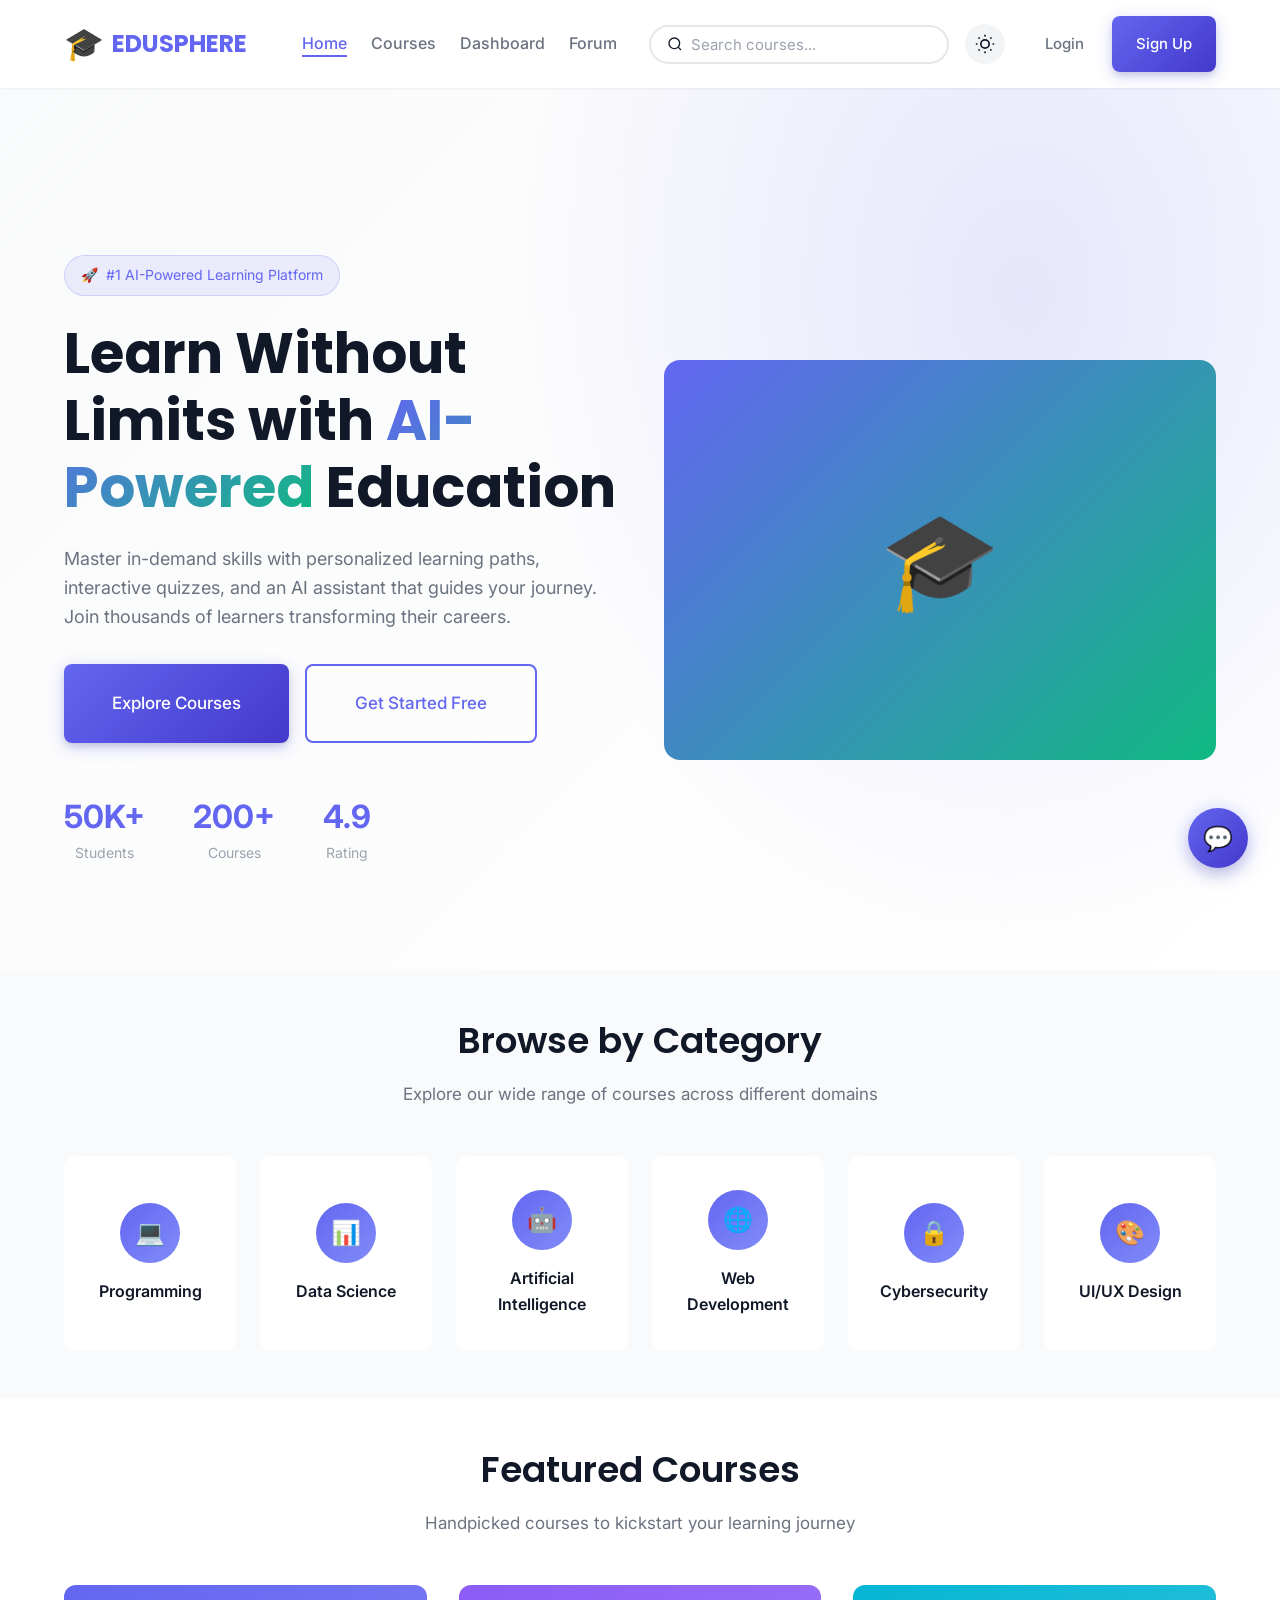
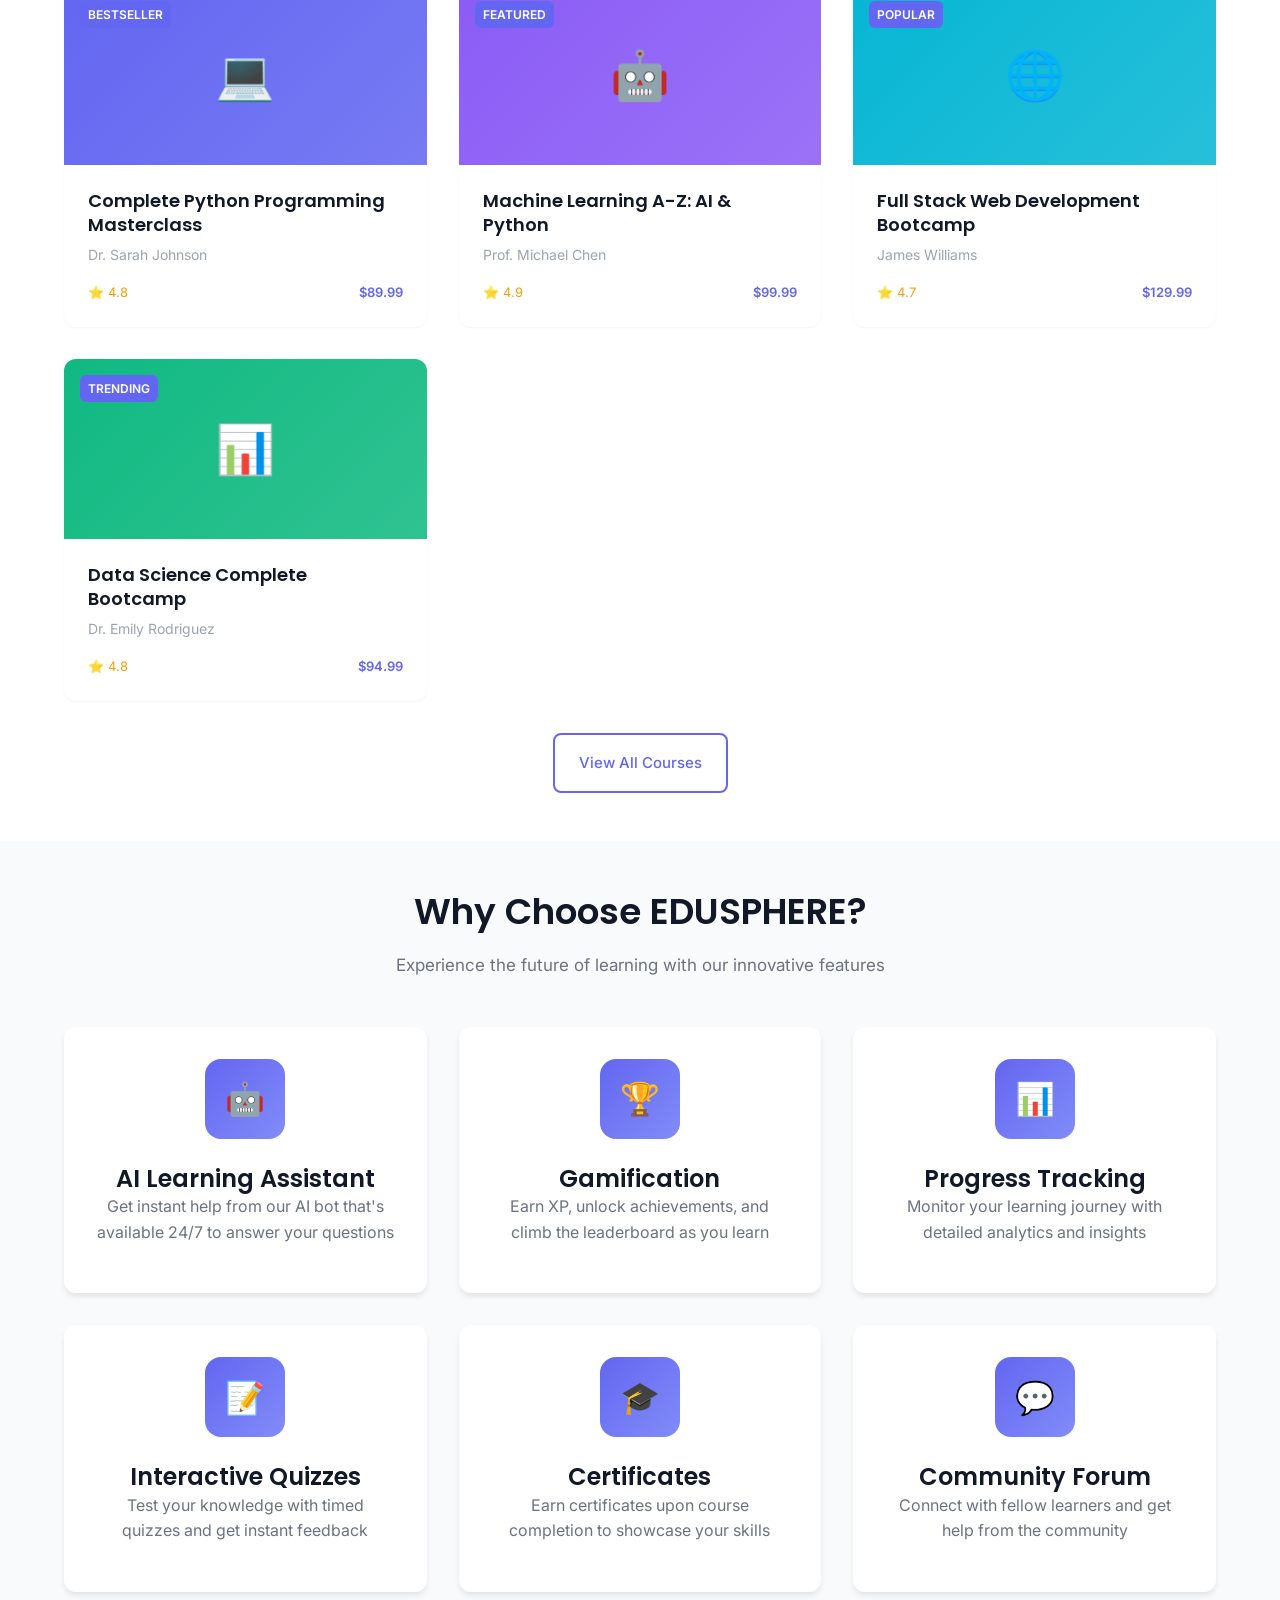
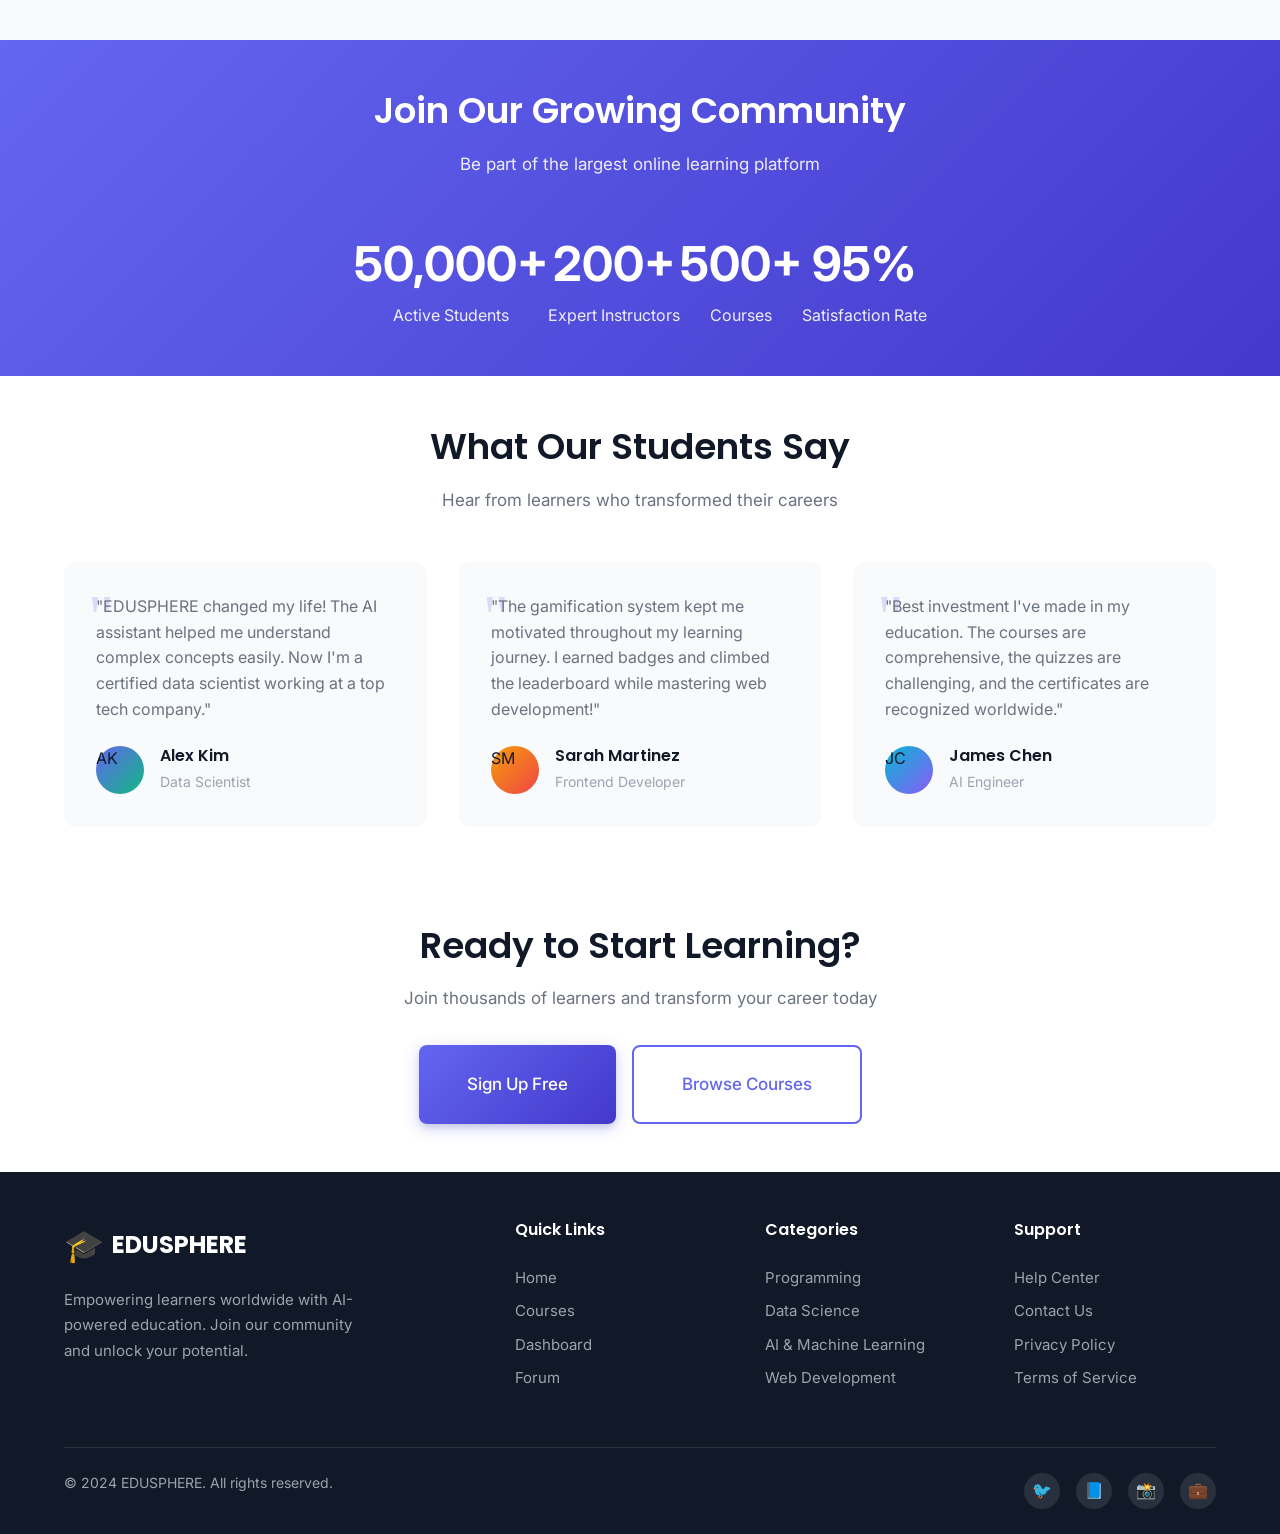
<file: index.html>
<!DOCTYPE html>
<html lang="en">
<head>
    <meta charset="UTF-8">
    <meta name="viewport" content="width=device-width, initial-scale=1.0">
    <title>EDUSPHERE - Smart AI Learning Platform</title>
    <link rel="preconnect" href="https://fonts.googleapis.com">
    <link rel="preconnect" href="https://fonts.gstatic.com" crossorigin>
    <link href="https://fonts.googleapis.com/css2?family=Inter:wght@400;500;600;700&family=Poppins:wght@500;600;700&display=swap" rel="stylesheet">
    <link rel="stylesheet" href="css/style.css">
    <style>
        /* Additional Landing Page Styles */
        .hero-split {
            display: grid;
            grid-template-columns: 1fr 1fr;
            gap: var(--spacing-2xl);
            align-items: center;
        }
        
        @media (max-width: 992px) {
            .hero-split {
                grid-template-columns: 1fr;
            }
        }
        
        .features-grid {
            display: grid;
            grid-template-columns: repeat(3, 1fr);
            gap: var(--spacing-xl);
            margin-top: var(--spacing-2xl);
        }
        
        @media (max-width: 768px) {
            .features-grid {
                grid-template-columns: 1fr;
            }
        }
        
        .feature-card {
            text-align: center;
            padding: var(--spacing-xl);
        }
        
        .feature-icon {
            width: 80px;
            height: 80px;
            margin: 0 auto var(--spacing-lg);
            display: flex;
            align-items: center;
            justify-content: center;
            background: linear-gradient(135deg, var(--primary-color), var(--primary-light));
            border-radius: var(--radius-xl);
            font-size: 2rem;
        }
        
        .stats-banner {
            background: linear-gradient(135deg, var(--primary-color), var(--primary-dark));
            padding: var(--spacing-2xl) 0;
            color: var(--text-light);
        }
        
        .stats-banner .section-title,
        .stats-banner .section-subtitle {
            color: var(--text-light);
        }
        
        .stats-banner .section-subtitle {
            opacity: 0.9;
        }
        
        .stats-row {
            display: flex;
            justify-content: center;
            gap: var(--spacing-3xl);
            margin-top: var(--spacing-xl);
            flex-wrap: wrap;
        }
        
        .stat-item {
            text-align: center;
        }
        
        .stat-value {
            font-size: 3rem;
            font-weight: 700;
        }
        
        .stat-label {
            opacity: 0.9;
            font-size: 1rem;
        }
        
        .cta-section {
            text-align: center;
            padding: var(--spacing-2xl) 0;
        }
        
        .cta-buttons {
            display: flex;
            justify-content: center;
            gap: var(--spacing-md);
            margin-top: var(--spacing-xl);
            flex-wrap: wrap;
        }
        
        .page-content {
            padding-top: 70px;
        }
    </style>
</head>
<body>
    <!-- Navigation -->
    <nav class="navbar">
        <div class="navbar-container">
            <a href="index.html" class="navbar-brand">
                <span style="font-size: 2rem;">🎓</span>
                EDUSPHERE
            </a>
            
            <div class="navbar-menu" id="navbar-menu">
                <ul class="navbar-links">
                    <li><a href="index.html" class="navbar-link active">Home</a></li>
                    <li><a href="courses.html" class="navbar-link">Courses</a></li>
                    <li><a href="dashboard.html" class="navbar-link">Dashboard</a></li>
                    <li><a href="forum.html" class="navbar-link">Forum</a></li>
                </ul>
                
                <div class="navbar-actions">
                    <div class="search-bar" style="padding: 0.5rem 1rem;">
                        <svg width="16" height="16" viewBox="0 0 24 24" fill="none" stroke="currentColor" stroke-width="2">
                            <circle cx="11" cy="11" r="8"></circle>
                            <path d="m21 21-4.35-4.35"></path>
                        </svg>
                        <input type="text" class="search-input" placeholder="Search courses...">
                    </div>
                    
                    <button class="theme-toggle" onclick="ThemeManager.toggle()">
                        <svg width="20" height="20" viewBox="0 0 24 24" fill="none" stroke="currentColor" stroke-width="2">
                            <circle cx="12" cy="12" r="5"></circle>
                            <path d="M12 1v2M12 21v2M4.22 4.22l1.42 1.42M18.36 18.36l1.42 1.42M1 12h2M21 12h2M4.22 19.78l1.42-1.42M18.36 5.64l1.42-1.42"></path>
                        </svg>
                    </button>
                    
                    <div id="auth-buttons">
                        <a href="login.html" class="btn btn-ghost">Login</a>
                        <a href="login.html" class="btn btn-primary">Sign Up</a>
                    </div>
                    
                    <div id="user-menu" class="hidden header-user">
                        <div class="user-avatar">U</div>
                        <span class="user-name">User</span>
                        <span class="user-xp">0 XP</span>
                    </div>
                </div>
            </div>
            
            <button class="navbar-toggle" onclick="document.getElementById('navbar-menu').classList.toggle('active')">
                <span></span>
                <span></span>
                <span></span>
            </button>
        </div>
    </nav>

    <div class="page-content">
        <!-- Hero Section -->
        <section class="hero">
            <div class="container">
                <div class="hero-split">
                    <div class="hero-content">
                        <div class="hero-badge">
                            <span>🚀</span>
                            #1 AI-Powered Learning Platform
                        </div>
                        <h1 class="hero-title">
                            Learn Without Limits with <span>AI-Powered</span> Education
                        </h1>
                        <p class="hero-description">
                            Master in-demand skills with personalized learning paths, interactive quizzes, 
                            and an AI assistant that guides your journey. Join thousands of learners transforming their careers.
                        </p>
                        <div class="hero-actions">
                            <a href="courses.html" class="btn btn-primary btn-lg">Explore Courses</a>
                            <a href="login.html" class="btn btn-outline btn-lg">Get Started Free</a>
                        </div>
                        <div class="hero-stats">
                            <div class="hero-stat">
                                <div class="hero-stat-number">50K+</div>
                                <div class="hero-stat-label">Students</div>
                            </div>
                            <div class="hero-stat">
                                <div class="hero-stat-number">200+</div>
                                <div class="hero-stat-label">Courses</div>
                            </div>
                            <div class="hero-stat">
                                <div class="hero-stat-number">4.9</div>
                                <div class="hero-stat-label">Rating</div>
                            </div>
                        </div>
                    </div>
                    <div class="hero-image">
                        <div style="width:100%;height:400px;background:linear-gradient(135deg, #6366f1, #10b981);border-radius:1rem;display:flex;align-items:center;justify-content:center;font-size:6rem;">
                            🎓
                        </div>
                    </div>
                </div>
            </div>
        </section>

        <!-- Categories Section -->
        <section class="section">
            <div class="container">
                <div class="section-header">
                    <h2 class="section-title">Browse by Category</h2>
                    <p class="section-subtitle">Explore our wide range of courses across different domains</p>
                </div>
                <div class="categories-grid" id="categories-grid">
                    <!-- Categories will be rendered by JS -->
                </div>
            </div>
        </section>

        <!-- Featured Courses -->
        <section class="section" style="background: var(--bg-primary);">
            <div class="container">
                <div class="section-header">
                    <h2 class="section-title">Featured Courses</h2>
                    <p class="section-subtitle">Handpicked courses to kickstart your learning journey</p>
                </div>
                <div class="courses-grid" id="featured-courses">
                    <!-- Courses will be rendered by JS -->
                </div>
                <div class="text-center mt-xl">
                    <a href="courses.html" class="btn btn-outline">View All Courses</a>
                </div>
            </div>
        </section>

        <!-- Features Section -->
        <section class="section">
            <div class="container">
                <div class="section-header">
                    <h2 class="section-title">Why Choose EDUSPHERE?</h2>
                    <p class="section-subtitle">Experience the future of learning with our innovative features</p>
                </div>
                <div class="features-grid">
                    <div class="card feature-card">
                        <div class="feature-icon">🤖</div>
                        <h3>AI Learning Assistant</h3>
                        <p>Get instant help from our AI bot that's available 24/7 to answer your questions</p>
                    </div>
                    <div class="card feature-card">
                        <div class="feature-icon">🏆</div>
                        <h3>Gamification</h3>
                        <p>Earn XP, unlock achievements, and climb the leaderboard as you learn</p>
                    </div>
                    <div class="card feature-card">
                        <div class="feature-icon">📊</div>
                        <h3>Progress Tracking</h3>
                        <p>Monitor your learning journey with detailed analytics and insights</p>
                    </div>
                    <div class="card feature-card">
                        <div class="feature-icon">📝</div>
                        <h3>Interactive Quizzes</h3>
                        <p>Test your knowledge with timed quizzes and get instant feedback</p>
                    </div>
                    <div class="card feature-card">
                        <div class="feature-icon">🎓</div>
                        <h3>Certificates</h3>
                        <p>Earn certificates upon course completion to showcase your skills</p>
                    </div>
                    <div class="card feature-card">
                        <div class="feature-icon">💬</div>
                        <h3>Community Forum</h3>
                        <p>Connect with fellow learners and get help from the community</p>
                    </div>
                </div>
            </div>
        </section>

        <!-- Stats Banner -->
        <section class="stats-banner">
            <div class="container">
                <div class="section-header">
                    <h2 class="section-title">Join Our Growing Community</h2>
                    <p class="section-subtitle">Be part of the largest online learning platform</p>
                </div>
                <div class="stats-row">
                    <div class="stat-item">
                        <div class="stat-value">50,000+</div>
                        <div class="stat-label">Active Students</div>
                    </div>
                    <div class="stat-item">
                        <div class="stat-value">200+</div>
                        <div class="stat-label">Expert Instructors</div>
                    </div>
                    <div class="stat-item">
                        <div class="stat-value">500+</div>
                        <div class="stat-label">Courses</div>
                    </div>
                    <div class="stat-item">
                        <div class="stat-value">95%</div>
                        <div class="stat-label">Satisfaction Rate</div>
                    </div>
                </div>
            </div>
        </section>

        <!-- Testimonials -->
        <section class="section testimonials-section">
            <div class="container">
                <div class="section-header">
                    <h2 class="section-title">What Our Students Say</h2>
                    <p class="section-subtitle">Hear from learners who transformed their careers</p>
                </div>
                <div class="testimonials-grid">
                    <div class="testimonial-card">
                        <p class="testimonial-content">
                            "EDUSPHERE changed my life! The AI assistant helped me understand complex concepts 
                            easily. Now I'm a certified data scientist working at a top tech company."
                        </p>
                        <div class="testimonial-author">
                            <div class="testimonial-avatar" style="background: linear-gradient(135deg, #6366f1, #10b981);">AK</div>
                            <div class="testimonial-info">
                                <h4>Alex Kim</h4>
                                <span>Data Scientist</span>
                            </div>
                        </div>
                    </div>
                    <div class="testimonial-card">
                        <p class="testimonial-content">
                            "The gamification system kept me motivated throughout my learning journey. 
                            I earned badges and climbed the leaderboard while mastering web development!"
                        </p>
                        <div class="testimonial-author">
                            <div class="testimonial-avatar" style="background: linear-gradient(135deg, #f59e0b, #ef4444);">SM</div>
                            <div class="testimonial-info">
                                <h4>Sarah Martinez</h4>
                                <span>Frontend Developer</span>
                            </div>
                        </div>
                    </div>
                    <div class="testimonial-card">
                        <p class="testimonial-content">
                            "Best investment I've made in my education. The courses are comprehensive, 
                            the quizzes are challenging, and the certificates are recognized worldwide."
                        </p>
                        <div class="testimonial-author">
                            <div class="testimonial-avatar" style="background: linear-gradient(135deg, #06b6d4, #8b5cf6);">JC</div>
                            <div class="testimonial-info">
                                <h4>James Chen</h4>
                                <span>AI Engineer</span>
                            </div>
                        </div>
                    </div>
                </div>
            </div>
        </section>

        <!-- CTA Section -->
        <section class="section cta-section" style="background: var(--bg-primary);">
            <div class="container">
                <h2 class="section-title">Ready to Start Learning?</h2>
                <p class="section-subtitle">Join thousands of learners and transform your career today</p>
                <div class="cta-buttons">
                    <a href="login.html" class="btn btn-primary btn-lg">Sign Up Free</a>
                    <a href="courses.html" class="btn btn-outline btn-lg">Browse Courses</a>
                </div>
            </div>
        </section>

        <!-- Footer -->
        <footer class="footer">
            <div class="container">
                <div class="footer-grid">
                    <div class="footer-brand">
                        <div class="footer-logo">
                            <span style="font-size: 2rem;">🎓</span>
                            EDUSPHERE
                        </div>
                        <p class="footer-description">
                            Empowering learners worldwide with AI-powered education. 
                            Join our community and unlock your potential.
                        </p>
                    </div>
                    <div>
                        <h4 class="footer-title">Quick Links</h4>
                        <ul class="footer-links">
                            <li><a href="index.html">Home</a></li>
                            <li><a href="courses.html">Courses</a></li>
                            <li><a href="dashboard.html">Dashboard</a></li>
                            <li><a href="forum.html">Forum</a></li>
                        </ul>
                    </div>
                    <div>
                        <h4 class="footer-title">Categories</h4>
                        <ul class="footer-links">
                            <li><a href="#">Programming</a></li>
                            <li><a href="#">Data Science</a></li>
                            <li><a href="#">AI & Machine Learning</a></li>
                            <li><a href="#">Web Development</a></li>
                        </ul>
                    </div>
                    <div>
                        <h4 class="footer-title">Support</h4>
                        <ul class="footer-links">
                            <li><a href="#">Help Center</a></li>
                            <li><a href="#">Contact Us</a></li>
                            <li><a href="#">Privacy Policy</a></li>
                            <li><a href="#">Terms of Service</a></li>
                        </ul>
                    </div>
                </div>
                <div class="footer-bottom">
                    <p class="footer-copyright">&copy; 2024 EDUSPHERE. All rights reserved.</p>
                    <div class="footer-social">
                        <a href="#">🐦</a>
                        <a href="#">📘</a>
                        <a href="#">📸</a>
                        <a href="#">💼</a>
                    </div>
                </div>
            </div>
        </footer>
    </div>

    <!-- AI Chatbot -->
    <div class="ai-chatbot">
        <div class="chatbot-window">
            <div class="chatbot-header">
                <div class="chatbot-avatar">🤖</div>
                <div class="chatbot-info">
                    <h4>AI Assistant</h4>
                    <span>Online</span>
                </div>
            </div>
            <div class="chatbot-messages">
                <div class="chatbot-message bot">Hello! I'm your AI learning assistant. How can I help you today?</div>
            </div>
            <div class="chatbot-input-area">
                <input type="text" class="chatbot-input" placeholder="Type your message...">
                <button class="chatbot-send">
                    <svg width="20" height="20" viewBox="0 0 24 24" fill="none" stroke="currentColor" stroke-width="2">
                        <line x1="22" y1="2" x2="11" y2="13"></line>
                        <polygon points="22 2 15 22 11 13 2 9 22 2"></polygon>
                    </svg>
                </button>
            </div>
        </div>
        <button class="chatbot-toggle">💬</button>
    </div>

    <script src="js/data.js"></script>
    <script src="js/main.js"></script>
    <script>
        // Render categories
        const categoriesGrid = document.getElementById('categories-grid');
        if (categoriesGrid) {
            categoriesGrid.innerHTML = COURSE_CATEGORIES.map(cat => `
                <div class="category-card" onclick="filterByCategory('${cat.id}')">
                    <div class="category-icon">${cat.icon}</div>
                    <span class="category-name">${cat.name}</span>
                </div>
            `).join('');
        }

        // Render featured courses
        const coursesGrid = document.getElementById('featured-courses');
        if (coursesGrid) {
            const featuredCourses = COURSES.slice(0, 4);
            coursesGrid.innerHTML = featuredCourses.map(course => `
                <div class="course-card" onclick="viewCourse('${course.id}')">
                    <div class="course-card-image">
                        <div style="width:100%;height:100%;background:linear-gradient(135deg, ${getCategoryColor(course.category)}, ${getCategoryColor(course.category)}dd);display:flex;align-items:center;justify-content:center;font-size:3rem;">
                            ${getCategoryIcon(course.category)}
                        </div>
                        ${course.badge ? `<span class="course-card-badge">${course.badge}</span>` : ''}
                    </div>
                    <div class="course-card-content">
                        <h3 class="course-card-title">${course.title}</h3>
                        <p class="course-card-instructor">${course.instructor}</p>
                        <div class="course-card-meta">
                            <span class="course-card-rating">
                                ⭐ ${course.rating}
                            </span>
                            <span class="course-card-price">$${course.price}</span>
                        </div>
                    </div>
                </div>
            `).join('');
        }

        function getCategoryColor(category) {
            const colors = {
                programming: '#6366f1',
                datascience: '#10b981',
                ai: '#8b5cf6',
                webdev: '#06b6d4',
                cybersecurity: '#ef4444',
                uidesign: '#f59e0b'
            };
            return colors[category] || '#6366f1';
        }

        function getCategoryIcon(category) {
            const icons = {
                programming: '💻',
                datascience: '📊',
                ai: '🤖',
                webdev: '🌐',
                cybersecurity: '🔒',
                uidesign: '🎨'
            };
            return icons[category] || '📚';
        }

        function filterByCategory(category) {
            window.location.href = `courses.html?category=${category}`;
        }

        function viewCourse(courseId) {
            window.location.href = `course-player.html?course=${courseId}`;
        }
    </script>
</body>
</html>
</file>
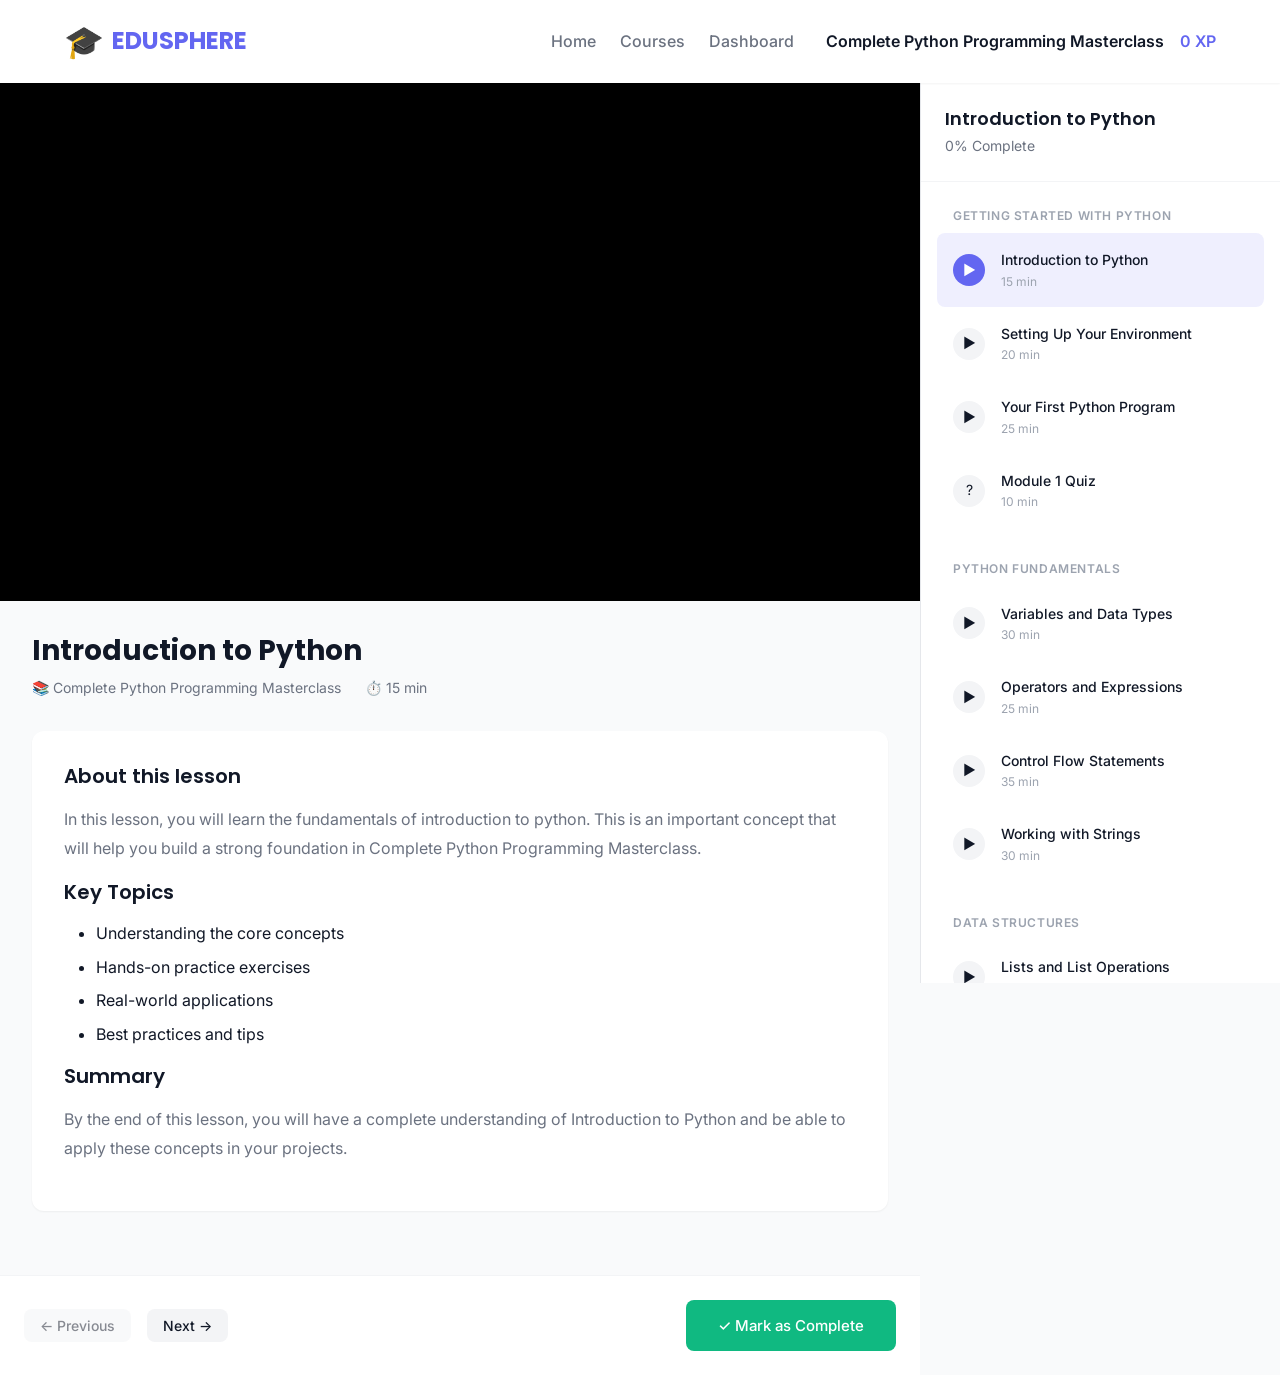
<file: course-player.html>
<!DOCTYPE html>
<html lang="en">
<head>
    <meta charset="UTF-8">
    <meta name="viewport" content="width=device-width, initial-scale=1.0">
    <title>Course Player - EDUSPHERE</title>
    <link rel="preconnect" href="https://fonts.googleapis.com">
    <link rel="preconnect" href="https://fonts.gstatic.com" crossorigin>
    <link href="https://fonts.googleapis.com/css2?family=Inter:wght@400;500;600;700&family=Poppins:wght@500;600;700&display=swap" rel="stylesheet">
    <link rel="stylesheet" href="css/style.css">
    <link rel="stylesheet" href="css/course.css">
    <style>
        .course-player-layout {
            display: flex;
            min-height: 100vh;
            padding-top: 0;
        }
        
        .course-player-main {
            flex: 1;
            display: flex;
            flex-direction: column;
        }
        
        .video-container {
            position: relative;
            width: 100%;
            aspect-ratio: 16 / 9;
            background: #000;
            display: flex;
            align-items: center;
            justify-content: center;
        }
        
        .video-placeholder {
            display: flex;
            flex-direction: column;
            align-items: center;
            justify-content: center;
            gap: var(--spacing-md);
            color: var(--text-light);
        }
        
        .video-placeholder svg {
            width: 64px;
            height: 64px;
            opacity: 0.8;
        }
        
        .lesson-content-area {
            flex: 1;
            padding: var(--spacing-xl);
            overflow-y: auto;
            background: var(--bg-secondary);
        }
        
        .lesson-header {
            margin-bottom: var(--spacing-xl);
        }
        
        .lesson-title {
            font-size: 1.75rem;
            font-weight: 700;
            margin-bottom: var(--spacing-sm);
        }
        
        .lesson-meta {
            display: flex;
            align-items: center;
            gap: var(--spacing-lg);
            font-size: 0.875rem;
            color: var(--text-secondary);
        }
        
        .lesson-body {
            background: var(--bg-primary);
            border-radius: var(--radius-lg);
            padding: var(--spacing-xl);
            margin-bottom: var(--spacing-xl);
            box-shadow: var(--shadow-sm);
        }
        
        .lesson-text h3 {
            font-size: 1.25rem;
            margin-bottom: var(--spacing-md);
        }
        
        .lesson-text p {
            line-height: 1.8;
            margin-bottom: var(--spacing-md);
        }
        
        .lesson-actions {
            display: flex;
            align-items: center;
            justify-content: space-between;
            padding: var(--spacing-lg);
            background: var(--bg-primary);
            border-top: 1px solid var(--border-light);
        }
        
        .lesson-nav {
            display: flex;
            gap: var(--spacing-md);
        }
        
        .nav-btn {
            display: flex;
            align-items: center;
            gap: var(--spacing-sm);
            padding: var(--spacing-sm) var(--spacing-md);
            background: var(--bg-tertiary);
            border: none;
            border-radius: var(--radius-md);
            font-size: 0.875rem;
            font-weight: 500;
            color: var(--text-primary);
            cursor: pointer;
            transition: all var(--transition-fast);
        }
        
        .nav-btn:hover:not(:disabled) {
            background: var(--primary-color);
            color: var(--text-light);
        }
        
        .nav-btn:disabled {
            opacity: 0.5;
            cursor: not-allowed;
        }
        
        .complete-btn {
            display: flex;
            align-items: center;
            gap: var(--spacing-sm);
            padding: var(--spacing-md) var(--spacing-xl);
            background: var(--secondary-color);
            border: none;
            border-radius: var(--radius-md);
            font-size: 0.9375rem;
            font-weight: 500;
            color: var(--text-light);
            cursor: pointer;
            transition: all var(--transition-fast);
        }
        
        .complete-btn:hover {
            background: var(--secondary-hover);
            transform: translateY(-2px);
        }
        
        .complete-btn.completed {
            background: var(--bg-tertiary);
            color: var(--text-secondary);
        }
        
        .lesson-sidebar {
            width: 360px;
            background: var(--bg-primary);
            border-left: 1px solid var(--border-color);
            display: flex;
            flex-direction: column;
            flex-shrink: 0;
            height: calc(100vh);
            position: sticky;
            top: 0;
        }
        
        .sidebar-header {
            padding: var(--spacing-lg);
            border-bottom: 1px solid var(--border-light);
        }
        
        .sidebar-title {
            font-size: 1.125rem;
            font-weight: 600;
            margin-bottom: var(--spacing-xs);
        }
        
        .sidebar-progress {
            font-size: 0.875rem;
            color: var(--text-secondary);
        }
        
        .lesson-list {
            flex: 1;
            overflow-y: auto;
            padding: var(--spacing-md);
        }
        
        .lesson-section {
            margin-bottom: var(--spacing-lg);
        }
        
        .lesson-section-title {
            font-size: 0.75rem;
            font-weight: 600;
            color: var(--text-tertiary);
            text-transform: uppercase;
            letter-spacing: 0.05em;
            padding: var(--spacing-sm) var(--spacing-md);
        }
        
        .lesson-item {
            display: flex;
            align-items: center;
            gap: var(--spacing-md);
            padding: var(--spacing-md);
            border-radius: var(--radius-md);
            cursor: pointer;
            transition: all var(--transition-fast);
        }
        
        .lesson-item:hover {
            background: var(--bg-secondary);
        }
        
        .lesson-item.active {
            background: rgba(99, 102, 241, 0.1);
        }
        
        .lesson-item.completed .lesson-status {
            background: var(--secondary-color);
            color: var(--text-light);
        }
        
        .lesson-icon {
            width: 32px;
            height: 32px;
            display: flex;
            align-items: center;
            justify-content: center;
            background: var(--bg-tertiary);
            border-radius: var(--radius-full);
            flex-shrink: 0;
            font-size: 0.875rem;
        }
        
        .lesson-item.active .lesson-icon {
            background: var(--primary-color);
            color: var(--text-light);
        }
        
        .lesson-item.completed .lesson-icon {
            background: var(--secondary-color);
            color: var(--text-light);
        }
        
        .lesson-info {
            flex: 1;
            min-width: 0;
        }
        
        .lesson-name {
            font-size: 0.875rem;
            font-weight: 500;
            color: var(--text-primary);
            white-space: nowrap;
            overflow: hidden;
            text-overflow: ellipsis;
        }
        
        .lesson-duration {
            font-size: 0.75rem;
            color: var(--text-tertiary);
        }
        
        .lesson-status {
            width: 24px;
            height: 24px;
            display: flex;
            align-items: center;
            justify-content: center;
            border-radius: var(--radius-full);
            flex-shrink: 0;
            font-size: 0.75rem;
        }
        
        .no-course-message {
            text-align: center;
            padding: var(--spacing-2xl);
        }
        
        @media (max-width: 992px) {
            .lesson-sidebar {
                display: none;
            }
        }
    </style>
</head>
<body>
    <!-- Navigation -->
    <nav class="navbar" style="position: relative;">
        <div class="navbar-container">
            <a href="index.html" class="navbar-brand">
                <span style="font-size: 2rem;">🎓</span>
                EDUSPHERE
            </a>
            
            <div class="navbar-menu" id="navbar-menu">
                <ul class="navbar-links">
                    <li><a href="index.html" class="navbar-link">Home</a></li>
                    <li><a href="courses.html" class="navbar-link">Courses</a></li>
                    <li><a href="dashboard.html" class="navbar-link">Dashboard</a></li>
                </ul>
                
                <div class="navbar-actions">
                    <span id="course-title-display" style="font-weight: 600;">Course</span>
                    <div class="user-xp-display" style="font-weight: 600; color: var(--primary-color);">0 XP</div>
                </div>
            </div>
        </div>
    </nav>

    <div class="course-player-layout">
        <!-- Main Content -->
        <div class="course-player-main">
            <!-- Video Area -->
            <div class="video-container">
                <div class="video-placeholder">
                    <svg viewBox="0 0 24 24" fill="none" stroke="currentColor" stroke-width="2">
                        <polygon points="5 3 19 12 5 21 5 3"></polygon>
                    </svg>
                    <p>Click play to start watching</p>
                </div>
            </div>
            
            <!-- Lesson Content -->
            <div class="lesson-content-area" id="lesson-content">
                <div class="no-course-message">
                    <h2>Select a lesson to start learning</h2>
                    <p>Choose a lesson from the sidebar to begin</p>
                </div>
            </div>
            
            <!-- Actions -->
            <div class="lesson-actions" id="lesson-actions" style="display: none;">
                <div class="lesson-nav">
                    <button class="nav-btn" id="prev-btn" onclick="previousLesson()">
                        ← Previous
                    </button>
                    <button class="nav-btn" id="next-btn" onclick="nextLesson()">
                        Next →
                    </button>
                </div>
                <button class="complete-btn" id="complete-btn" onclick="markComplete()">
                    ✓ Mark as Complete
                </button>
            </div>
        </div>
        
        <!-- Sidebar -->
        <aside class="lesson-sidebar">
            <div class="sidebar-header">
                <h3 class="sidebar-title" id="sidebar-title">Course Content</h3>
                <div class="sidebar-progress" id="sidebar-progress">0% Complete</div>
            </div>
            <div class="lesson-list" id="lesson-list">
                <!-- Rendered by JS -->
            </div>
        </aside>
    </div>

    <script src="js/data.js"></script>
    <script src="js/main.js"></script>
    <script>
        let currentCourse = null;
        let currentLesson = null;
        let currentModuleIndex = 0;
        let currentLessonIndex = 0;
        
        // Get course ID from URL
        const urlParams = new URLSearchParams(window.location.search);
        const courseId = urlParams.get('course');
        
        if (courseId) {
            currentCourse = getCourseById(courseId);
        }
        
        if (!currentCourse) {
            currentCourse = COURSES[0];
        }
        
        // Initialize
        function init() {
            document.getElementById('course-title-display').textContent = currentCourse.title;
            
            // Load first lesson
            if (currentCourse.modules && currentCourse.modules.length > 0) {
                currentModuleIndex = 0;
                currentLessonIndex = 0;
                currentLesson = currentCourse.modules[0].lessons[0];
                renderLessonList();
                loadLesson();
            }
            
            // Update XP display
            AuthManager.checkAuth();
            if (APP_STATE.currentUser) {
                document.querySelector('.user-xp-display').textContent = `${(APP_STATE.currentUser.xp || 0).toLocaleString()} XP`;
            }
        }
        
        function renderLessonList() {
            const list = document.getElementById('lesson-list');
            let html = '';
            
            currentCourse.modules.forEach((module, moduleIdx) => {
                html += `<div class="lesson-section">
                    <div class="lesson-section-title">${module.title}</div>`;
                
                module.lessons.forEach((lesson, lessonIdx) => {
                    const isActive = moduleIdx === currentModuleIndex && lessonIdx === currentLessonIndex;
                    const isCompleted = isLessonCompleted(lesson.id);
                    
                    html += `
                        <div class="lesson-item ${isActive ? 'active' : ''} ${isCompleted ? 'completed' : ''}" 
                             onclick="selectLesson(${moduleIdx}, ${lessonIdx})">
                            <div class="lesson-icon">
                                ${isCompleted ? '✓' : (lesson.type === 'quiz' ? '?' : '▶')}
                            </div>
                            <div class="lesson-info">
                                <div class="lesson-name">${lesson.title}</div>
                                <div class="lesson-duration">${lesson.duration}</div>
                            </div>
                            <div class="lesson-status">
                                ${isCompleted ? '✓' : ''}
                            </div>
                        </div>
                    `;
                });
                
                html += '</div>';
            });
            
            list.innerHTML = html;
            updateProgress();
        }
        
        function selectLesson(moduleIdx, lessonIdx) {
            currentModuleIndex = moduleIdx;
            currentLessonIndex = lessonIdx;
            currentLesson = currentCourse.modules[moduleIdx].lessons[lessonIdx];
            renderLessonList();
            loadLesson();
        }
        
        function loadLesson() {
            const content = document.getElementById('lesson-content');
            const actions = document.getElementById('lesson-actions');
            const videoContainer = document.querySelector('.video-container');
            
            document.getElementById('sidebar-title').textContent = currentLesson.title;
            
            // Load YouTube video if available
            if (currentLesson.videoId) {
                videoContainer.innerHTML = `
                    <iframe 
                        width="100%" 
                        height="100%" 
                        src="https://www.youtube.com/embed/${currentLesson.videoId}?autoplay=1" 
                        frameborder="0" 
                        allow="accelerometer; autoplay; clipboard-write; encrypted-media; gyroscope; picture-in-picture" 
                        allowfullscreen>
                    </iframe>
                `;
            } else {
                videoContainer.innerHTML = `
                    <div class="video-placeholder">
                        <svg viewBox="0 0 24 24" fill="none" stroke="currentColor" stroke-width="2">
                            <polygon points="5 3 19 12 5 21 5 3"></polygon>
                        </svg>
                        <p>Video content</p>
                    </div>
                `;
            }
            
            content.innerHTML = `
                <div class="lesson-header">
                    <h1 class="lesson-title">${currentLesson.title}</h1>
                    <div class="lesson-meta">
                        <span>📚 ${currentCourse.title}</span>
                        <span>⏱️ ${currentLesson.duration}</span>
                    </div>
                </div>
                <div class="lesson-body">
                    <div class="lesson-text">
                        <h3>About this lesson</h3>
                        <p>In this lesson, you will learn the fundamentals of ${currentLesson.title.toLowerCase()}. 
                        This is an important concept that will help you build a strong foundation in ${currentCourse.title}.</p>
                        
                        <h3>Key Topics</h3>
                        <ul>
                            <li>Understanding the core concepts</li>
                            <li>Hands-on practice exercises</li>
                            <li>Real-world applications</li>
                            <li>Best practices and tips</li>
                        </ul>
                        
                        <h3>Summary</h3>
                        <p>By the end of this lesson, you will have a complete understanding of ${currentLesson.title} 
                        and be able to apply these concepts in your projects.</p>
                    </div>
                </div>
            `;
            
            actions.style.display = 'flex';
            
            // Update nav buttons
            const isFirst = currentModuleIndex === 0 && currentLessonIndex === 0;
            const isLast = currentModuleIndex === currentCourse.modules.length - 1 && 
                          currentLessonIndex === currentCourse.modules[currentModuleIndex].lessons.length - 1;
            
            document.getElementById('prev-btn').disabled = isFirst;
            document.getElementById('next-btn').disabled = isLast;
            
            // Update complete button
            const completeBtn = document.getElementById('complete-btn');
            const isCompleted = isLessonCompleted(currentLesson.id);
            completeBtn.classList.toggle('completed', isCompleted);
            completeBtn.textContent = isCompleted ? '✓ Completed' : '✓ Mark as Complete';
        }
        
        function previousLesson() {
            if (currentLessonIndex > 0) {
                currentLessonIndex--;
            } else if (currentModuleIndex > 0) {
                currentModuleIndex--;
                currentLessonIndex = currentCourse.modules[currentModuleIndex].lessons.length - 1;
            }
            currentLesson = currentCourse.modules[currentModuleIndex].lessons[currentLessonIndex];
            renderLessonList();
            loadLesson();
        }
        
        function nextLesson() {
            const currentModule = currentCourse.modules[currentModuleIndex];
            if (currentLessonIndex < currentModule.lessons.length - 1) {
                currentLessonIndex++;
            } else if (currentModuleIndex < currentCourse.modules.length - 1) {
                currentModuleIndex++;
                currentLessonIndex = 0;
            }
            currentLesson = currentCourse.modules[currentModuleIndex].lessons[currentLessonIndex];
            renderLessonList();
            loadLesson();
        }
        
        function markComplete() {
            if (!APP_STATE.isLoggedIn) {
                window.location.href = 'login.html';
                return;
            }
            
            const progress = StorageManager.getProgress(currentCourse.id);
            if (!progress.lessons.includes(currentLesson.id)) {
                StorageManager.saveProgress(currentCourse.id, currentLesson.id, true);
                
                // Award XP
                GamificationManager.addXP(10);
                
                UIComponents.showToast('Lesson Complete!', '+10 XP earned', 'success');
            }
            
            renderLessonList();
            loadLesson();
            
            // Check if course is now complete
            checkCourseCompletion();
            
            // Update XP display
            if (APP_STATE.currentUser) {
                document.querySelector('.user-xp-display').textContent = `${(APP_STATE.currentUser.xp || 0).toLocaleString()} XP`;
            }
        }
        
        function checkCourseCompletion() {
            let totalLessons = 0;
            let completedLessons = 0;
            
            currentCourse.modules.forEach(module => {
                module.lessons.forEach(lesson => {
                    totalLessons++;
                    if (isLessonCompleted(lesson.id)) {
                        completedLessons++;
                    }
                });
            });
            
            const percent = totalLessons > 0 ? Math.round((completedLessons / totalLessons) * 100) : 0;
            
            if (percent === 100) {
                // Generate certificate
                generateCertificate();
            }
        }
        
        function generateCertificate() {
            const certificates = JSON.parse(localStorage.getItem('edusphere_certificates') || '[]');
            const existingCert = certificates.find(c => c.courseId === currentCourse.id);
            
            if (!existingCert && APP_STATE.currentUser) {
                const newCert = {
                    id: 'CERT-' + Date.now(),
                    courseId: currentCourse.id,
                    courseName: currentCourse.title,
                    userName: APP_STATE.currentUser.name,
                    completedAt: new Date().toISOString()
                };
                
                certificates.push(newCert);
                localStorage.setItem('edusphere_certificates', JSON.stringify(certificates));
                
                // Award bonus XP for completing course
                GamificationManager.addXP(100);
                
                // Show congratulations
                setTimeout(() => {
                    alert(`🎉 Congratulations!\n\nYou have completed "${currentCourse.title}"!\n\nYou earned 100 bonus XP!\n\nYour certificate has been saved to your profile.`);
                }, 500);
            }
        }
        
        function isLessonCompleted(lessonId) {
            const progress = StorageManager.getProgress(currentCourse.id);
            return progress.lessons.includes(lessonId);
        }
        
        function updateProgress() {
            let totalLessons = 0;
            let completedLessons = 0;
            
            currentCourse.modules.forEach(module => {
                module.lessons.forEach(lesson => {
                    totalLessons++;
                    if (isLessonCompleted(lesson.id)) {
                        completedLessons++;
                    }
                });
            });
            
            const percent = totalLessons > 0 ? Math.round((completedLessons / totalLessons) * 100) : 0;
            document.getElementById('sidebar-progress').textContent = `${percent}% Complete`;
        }
        
        init();
    </script>
</body>
</html>
</file>
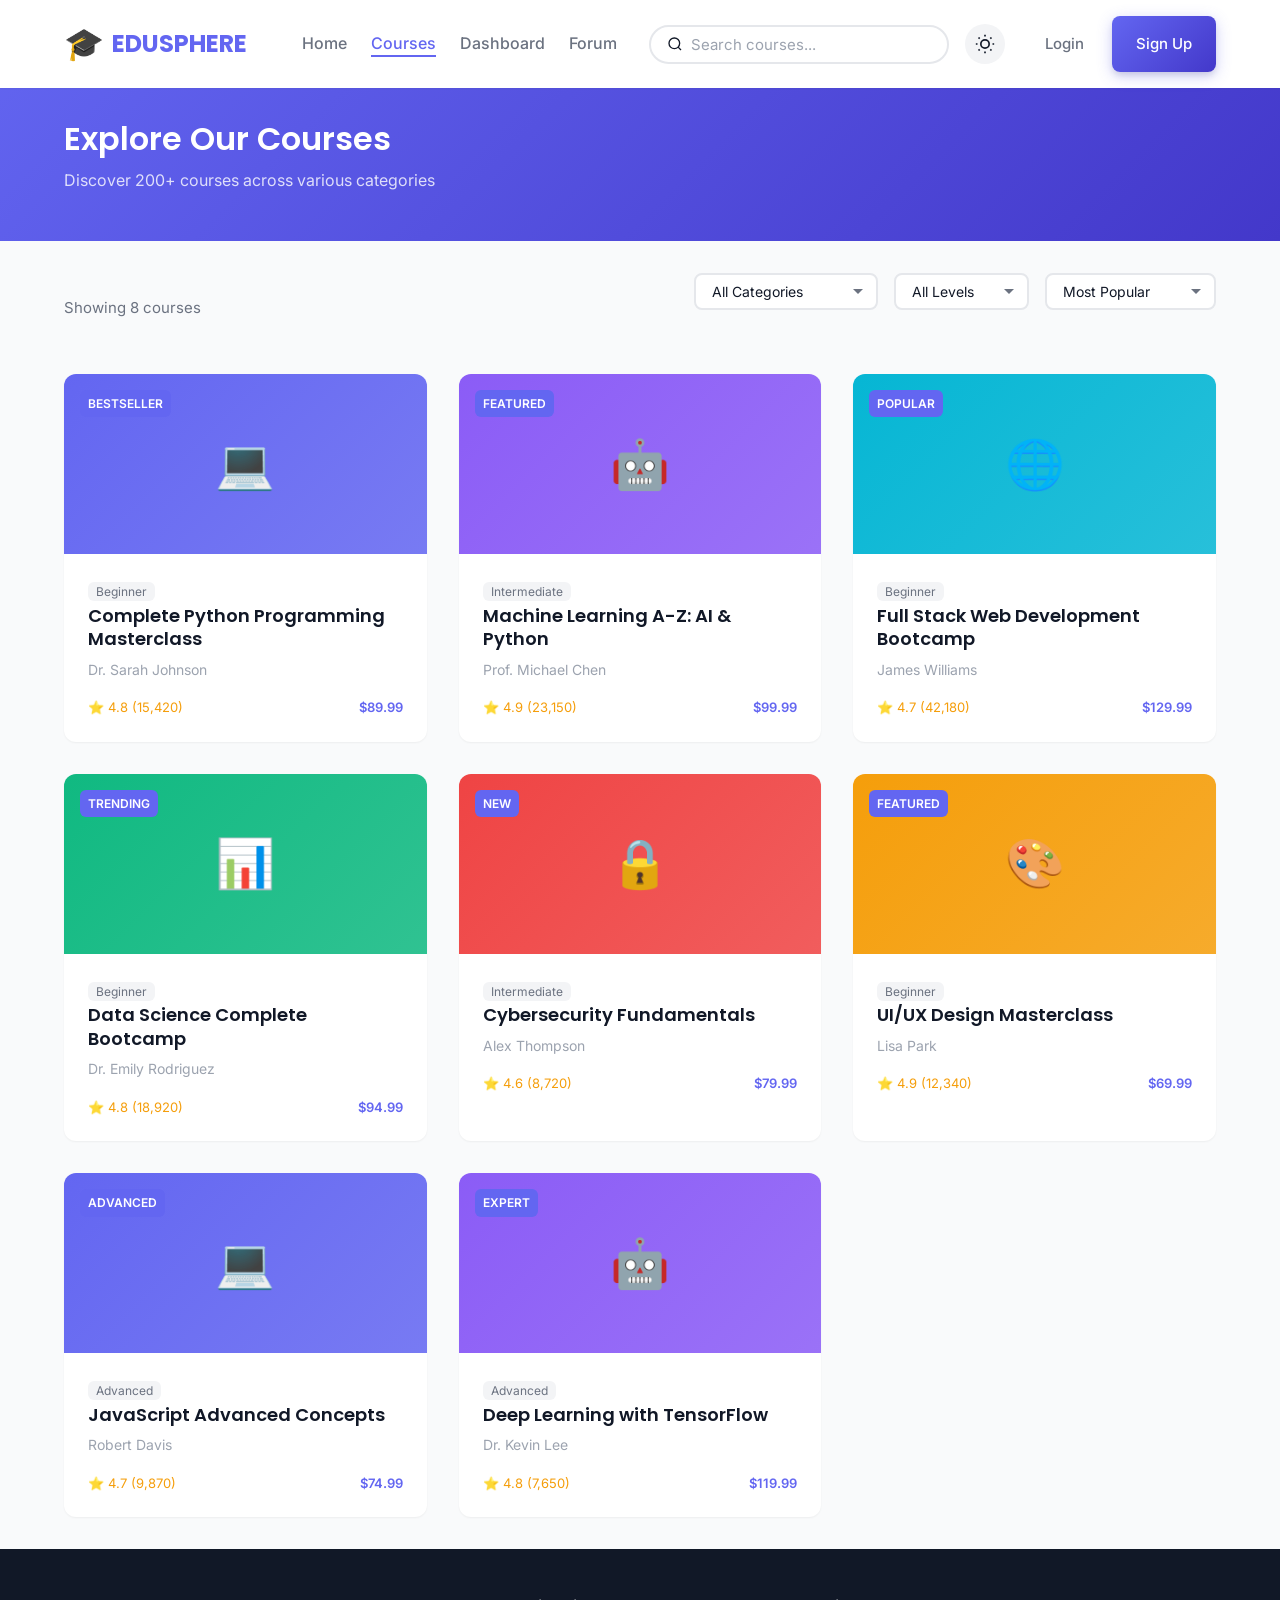
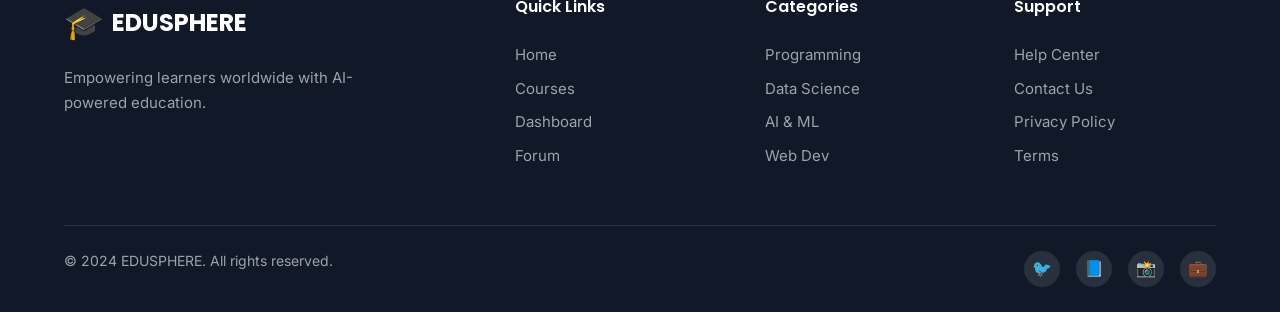
<file: courses.html>
<!DOCTYPE html>
<html lang="en">
<head>
    <meta charset="UTF-8">
    <meta name="viewport" content="width=device-width, initial-scale=1.0">
    <title>Courses - EDUSPHERE</title>
    <link rel="preconnect" href="https://fonts.googleapis.com">
    <link rel="preconnect" href="https://fonts.gstatic.com" crossorigin>
    <link href="https://fonts.googleapis.com/css2?family=Inter:wght@400;500;600;700&family=Poppins:wght@500;600;700&display=swap" rel="stylesheet">
    <link rel="stylesheet" href="css/style.css">
    <style>
        .page-header {
            background: linear-gradient(135deg, var(--primary-color), var(--primary-dark));
            padding: calc(70px + var(--spacing-2xl)) 0 var(--spacing-2xl);
            color: var(--text-light);
        }
        
        .page-header h1 {
            color: var(--text-light);
            font-size: 2rem;
            margin-bottom: var(--spacing-sm);
        }
        
        .page-header p {
            color: rgba(255,255,255,0.8);
            margin: 0;
        }
        
        .courses-content {
            padding: var(--spacing-xl) 0;
        }
        
        .courses-toolbar {
            display: flex;
            justify-content: space-between;
            align-items: center;
            margin-bottom: var(--spacing-xl);
            flex-wrap: wrap;
            gap: var(--spacing-md);
        }
        
        .results-count {
            font-size: 0.9375rem;
            color: var(--text-secondary);
        }
        
        .filters {
            display: flex;
            gap: var(--spacing-md);
            flex-wrap: wrap;
        }
        
        .filter-select {
            padding: var(--spacing-sm) var(--spacing-md);
            padding-right: var(--spacing-xl);
            border: 2px solid var(--border-color);
            border-radius: var(--radius-md);
            background: var(--bg-primary);
            color: var(--text-primary);
            font-size: 0.875rem;
            cursor: pointer;
            appearance: none;
            background-image: url("data:image/svg+xml,%3Csvg xmlns='http://www.w3.org/2000/svg' width='12' height='12' viewBox='0 0 12 12'%3E%3Cpath fill='%236b7280' d='M6 8L1 3h10z'/%3E%3C/svg%3E");
            background-repeat: no-repeat;
            background-position: right 12px center;
        }
        
        .filter-select:focus {
            outline: none;
            border-color: var(--primary-color);
        }
        
        .courses-grid {
            display: grid;
            grid-template-columns: repeat(auto-fill, minmax(280px, 1fr));
            gap: var(--spacing-xl);
        }
        
        .course-card {
            background: var(--bg-primary);
            border-radius: var(--radius-lg);
            overflow: hidden;
            box-shadow: var(--shadow-sm);
            transition: all var(--transition-base);
            cursor: pointer;
        }
        
        .course-card:hover {
            transform: translateY(-8px);
            box-shadow: var(--shadow-xl);
        }
        
        .course-card-image {
            position: relative;
            height: 180px;
            overflow: hidden;
        }
        
        .course-card-image img {
            width: 100%;
            height: 100%;
            object-fit: cover;
        }
        
        .course-card-badge {
            position: absolute;
            top: var(--spacing-md);
            left: var(--spacing-md);
            padding: var(--spacing-xs) var(--spacing-sm);
            background: var(--primary-color);
            color: var(--text-light);
            font-size: 0.75rem;
            font-weight: 600;
            border-radius: var(--radius-sm);
            text-transform: uppercase;
        }
        
        .course-card-content {
            padding: var(--spacing-lg);
        }
        
        .course-card-title {
            font-size: 1.125rem;
            font-weight: 600;
            margin-bottom: var(--spacing-sm);
            display: -webkit-box;
            -webkit-line-clamp: 2;
            -webkit-box-orient: vertical;
            overflow: hidden;
        }
        
        .course-card-instructor {
            font-size: 0.875rem;
            color: var(--text-tertiary);
            margin-bottom: var(--spacing-md);
        }
        
        .course-card-meta {
            display: flex;
            align-items: center;
            justify-content: space-between;
            font-size: 0.8125rem;
            color: var(--text-secondary);
        }
        
        .course-card-rating {
            display: flex;
            align-items: center;
            gap: var(--spacing-xs);
            color: var(--accent-color);
        }
        
        .course-card-price {
            font-weight: 600;
            color: var(--primary-color);
        }
        
        .course-card-level {
            font-size: 0.75rem;
            padding: 2px 8px;
            background: var(--bg-tertiary);
            border-radius: var(--radius-sm);
            color: var(--text-secondary);
        }
    </style>
</head>
<body>
    <!-- Navigation -->
    <nav class="navbar">
        <div class="navbar-container">
            <a href="index.html" class="navbar-brand">
                <span style="font-size: 2rem;">🎓</span>
                EDUSPHERE
            </a>
            
            <div class="navbar-menu" id="navbar-menu">
                <ul class="navbar-links">
                    <li><a href="index.html" class="navbar-link">Home</a></li>
                    <li><a href="courses.html" class="navbar-link active">Courses</a></li>
                    <li><a href="dashboard.html" class="navbar-link">Dashboard</a></li>
                    <li><a href="forum.html" class="navbar-link">Forum</a></li>
                </ul>
                
                <div class="navbar-actions">
                    <div class="search-bar" style="padding: 0.5rem 1rem;">
                        <svg width="16" height="16" viewBox="0 0 24 24" fill="none" stroke="currentColor" stroke-width="2">
                            <circle cx="11" cy="11" r="8"></circle>
                            <path d="m21 21-4.35-4.35"></path>
                        </svg>
                        <input type="text" class="search-input" id="search-input" placeholder="Search courses...">
                    </div>
                    
                    <button class="theme-toggle" onclick="ThemeManager.toggle()">
                        <svg width="20" height="20" viewBox="0 0 24 24" fill="none" stroke="currentColor" stroke-width="2">
                            <circle cx="12" cy="12" r="5"></circle>
                            <path d="M12 1v2M12 21v2M4.22 4.22l1.42 1.42M18.36 18.36l1.42 1.42M1 12h2M21 12h2M4.22 19.78l1.42-1.42M18.36 5.64l1.42-1.42"></path>
                        </svg>
                    </button>
                    
                    <div id="auth-buttons">
                        <a href="login.html" class="btn btn-ghost">Login</a>
                        <a href="login.html" class="btn btn-primary">Sign Up</a>
                    </div>
                    
                    <div id="user-menu" class="hidden header-user">
                        <div class="user-avatar">U</div>
                        <span class="user-name">User</span>
                    </div>
                </div>
            </div>
            
            <button class="navbar-toggle" onclick="document.getElementById('navbar-menu').classList.toggle('active')">
                <span></span>
                <span></span>
                <span></span>
            </button>
        </div>
    </nav>

    <!-- Page Header -->
    <header class="page-header">
        <div class="container">
            <h1>Explore Our Courses</h1>
            <p>Discover 200+ courses across various categories</p>
        </div>
    </header>

    <!-- Courses Content -->
    <section class="courses-content">
        <div class="container">
            <!-- Filters -->
            <div class="courses-toolbar">
                <div class="results-count">
                    Showing <span id="results-count">0</span> courses
                </div>
                <div class="filters">
                    <select class="filter-select" id="category-filter">
                        <option value="">All Categories</option>
                        <option value="programming">Programming</option>
                        <option value="datascience">Data Science</option>
                        <option value="ai">Artificial Intelligence</option>
                        <option value="webdev">Web Development</option>
                        <option value="cybersecurity">Cybersecurity</option>
                        <option value="uidesign">UI/UX Design</option>
                    </select>
                    <select class="filter-select" id="level-filter">
                        <option value="">All Levels</option>
                        <option value="Beginner">Beginner</option>
                        <option value="Intermediate">Intermediate</option>
                        <option value="Advanced">Advanced</option>
                    </select>
                    <select class="filter-select" id="sort-filter">
                        <option value="popular">Most Popular</option>
                        <option value="rating">Highest Rated</option>
                        <option value="newest">Newest</option>
                        <option value="price-low">Price: Low to High</option>
                        <option value="price-high">Price: High to Low</option>
                    </select>
                </div>
            </div>

            <!-- Courses Grid -->
            <div class="courses-grid" id="courses-grid">
                <!-- Rendered by JS -->
            </div>
        </div>
    </section>

    <!-- Footer -->
    <footer class="footer">
        <div class="container">
            <div class="footer-grid">
                <div class="footer-brand">
                    <div class="footer-logo">
                        <span style="font-size: 2rem;">🎓</span>
                        EDUSPHERE
                    </div>
                    <p class="footer-description">Empowering learners worldwide with AI-powered education.</p>
                </div>
                <div>
                    <h4 class="footer-title">Quick Links</h4>
                    <ul class="footer-links">
                        <li><a href="index.html">Home</a></li>
                        <li><a href="courses.html">Courses</a></li>
                        <li><a href="dashboard.html">Dashboard</a></li>
                        <li><a href="forum.html">Forum</a></li>
                    </ul>
                </div>
                <div>
                    <h4 class="footer-title">Categories</h4>
                    <ul class="footer-links">
                        <li><a href="#">Programming</a></li>
                        <li><a href="#">Data Science</a></li>
                        <li><a href="#">AI & ML</a></li>
                        <li><a href="#">Web Dev</a></li>
                    </ul>
                </div>
                <div>
                    <h4 class="footer-title">Support</h4>
                    <ul class="footer-links">
                        <li><a href="#">Help Center</a></li>
                        <li><a href="#">Contact Us</a></li>
                        <li><a href="#">Privacy Policy</a></li>
                        <li><a href="#">Terms</a></li>
                    </ul>
                </div>
            </div>
            <div class="footer-bottom">
                <p class="footer-copyright">&copy; 2024 EDUSPHERE. All rights reserved.</p>
                <div class="footer-social">
                    <a href="#">🐦</a>
                    <a href="#">📘</a>
                    <a href="#">📸</a>
                    <a href="#">💼</a>
                </div>
            </div>
        </div>
    </footer>

    <script src="js/data.js"></script>
    <script src="js/main.js"></script>
    <script>
        let allCourses = [...COURSES];
        
        function renderCourses(courses) {
            const grid = document.getElementById('courses-grid');
            document.getElementById('results-count').textContent = courses.length;
            
            if (courses.length === 0) {
                grid.innerHTML = `
                    <div class="empty-state" style="grid-column: 1/-1;">
                        <div class="empty-state-icon">🔍</div>
                        <h3>No courses found</h3>
                        <p>Try adjusting your filters or search terms</p>
                    </div>
                `;
                return;
            }
            
            grid.innerHTML = courses.map(course => `
                <div class="course-card" onclick="viewCourse('${course.id}')">
                    <div class="course-card-image">
                        <div style="width:100%;height:100%;background:linear-gradient(135deg, ${getCategoryColor(course.category)}, ${getCategoryColor(course.category)}dd);display:flex;align-items:center;justify-content:center;font-size:3rem;">
                            ${getCategoryIcon(course.category)}
                        </div>
                        ${course.badge ? `<span class="course-card-badge">${course.badge}</span>` : ''}
                    </div>
                    <div class="course-card-content">
                        <span class="course-card-level">${course.level}</span>
                        <h3 class="course-card-title">${course.title}</h3>
                        <p class="course-card-instructor">${course.instructor}</p>
                        <div class="course-card-meta">
                            <span class="course-card-rating">⭐ ${course.rating} (${course.students.toLocaleString()})</span>
                            <span class="course-card-price">$${course.price}</span>
                        </div>
                    </div>
                </div>
            `).join('');
        }
        
        function getCategoryColor(category) {
            const colors = {
                programming: '#6366f1',
                datascience: '#10b981',
                ai: '#8b5cf6',
                webdev: '#06b6d4',
                cybersecurity: '#ef4444',
                uidesign: '#f59e0b'
            };
            return colors[category] || '#6366f1';
        }
        
        function getCategoryIcon(category) {
            const icons = {
                programming: '💻',
                datascience: '📊',
                ai: '🤖',
                webdev: '🌐',
                cybersecurity: '🔒',
                uidesign: '🎨'
            };
            return icons[category] || '📚';
        }
        
        function filterCourses() {
            const category = document.getElementById('category-filter').value;
            const level = document.getElementById('level-filter').value;
            const sort = document.getElementById('sort-filter').value;
            const search = document.getElementById('search-input').value.toLowerCase();
            
            let filtered = [...allCourses];
            
            // Filter by category
            if (category) {
                filtered = filtered.filter(c => c.category === category);
            }
            
            // Filter by level
            if (level) {
                filtered = filtered.filter(c => c.level === level);
            }
            
            // Filter by search
            if (search) {
                filtered = filtered.filter(c => 
                    c.title.toLowerCase().includes(search) ||
                    c.description.toLowerCase().includes(search) ||
                    c.instructor.toLowerCase().includes(search)
                );
            }
            
            // Sort
            switch(sort) {
                case 'rating':
                    filtered.sort((a, b) => b.rating - a.rating);
                    break;
                case 'popular':
                    filtered.sort((a, b) => b.students - a.students);
                    break;
                case 'price-low':
                    filtered.sort((a, b) => a.price - b.price);
                    break;
                case 'price-high':
                    filtered.sort((a, b) => b.price - a.price);
                    break;
            }
            
            renderCourses(filtered);
        }
        
        function viewCourse(courseId) {
            window.location.href = `course-player.html?course=${courseId}`;
        }
        
        // Event listeners
        document.getElementById('category-filter').addEventListener('change', filterCourses);
        document.getElementById('level-filter').addEventListener('change', filterCourses);
        document.getElementById('sort-filter').addEventListener('change', filterCourses);
        document.getElementById('search-input').addEventListener('input', filterCourses);
        
        // Check for category in URL
        const urlParams = new URLSearchParams(window.location.search);
        const categoryParam = urlParams.get('category');
        if (categoryParam) {
            document.getElementById('category-filter').value = categoryParam;
        }
        
        // Initial render
        renderCourses(allCourses);
        
        // Check auth
        AuthManager.checkAuth();
        NavigationManager.updateAuthUI();
    </script>
</body>
</html>
</file>
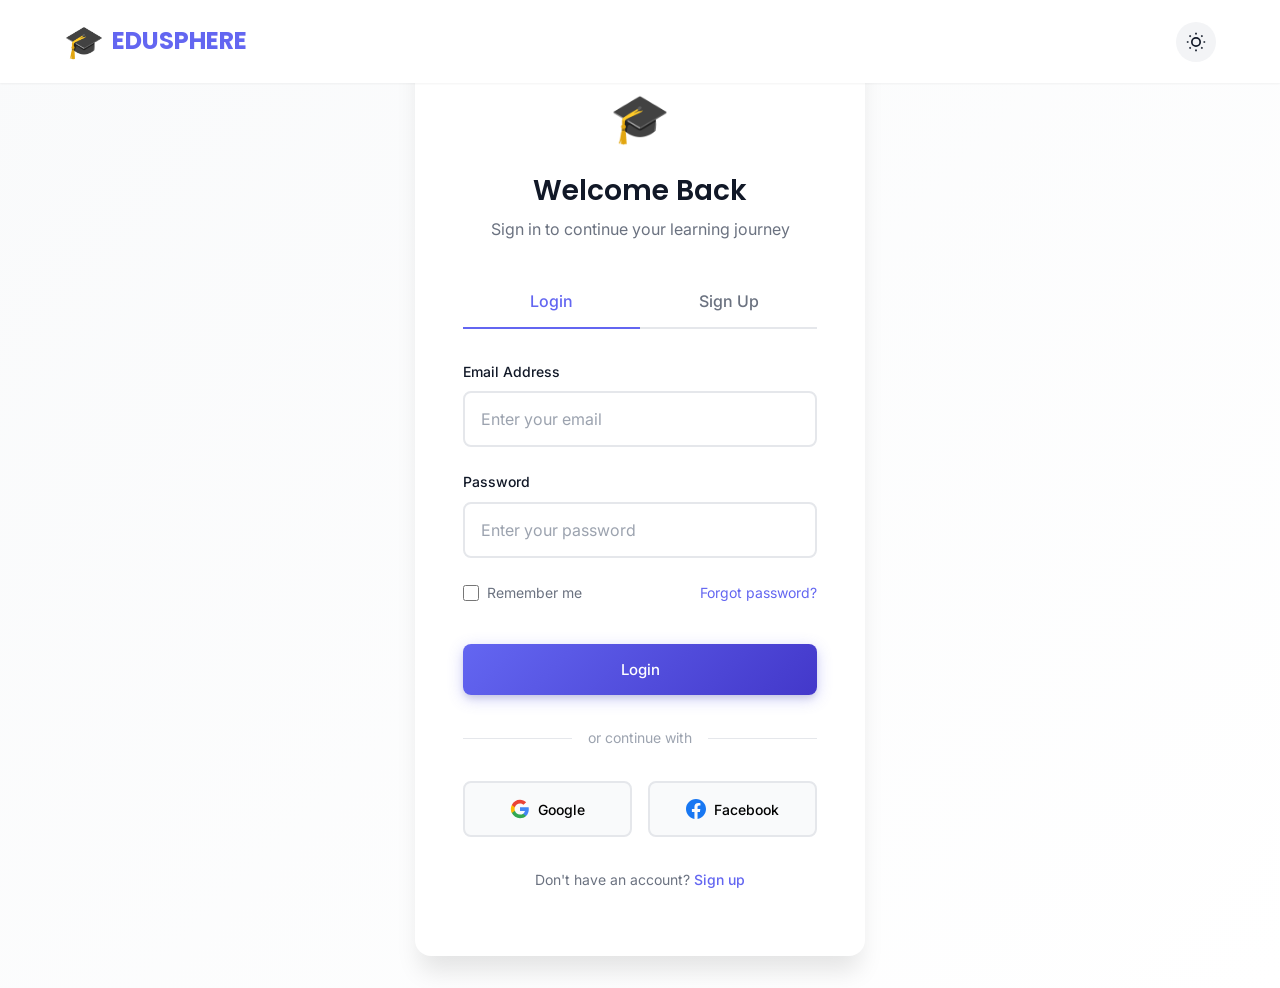
<file: dashboard.html>
<!DOCTYPE html>
<html lang="en">
<head>
    <meta charset="UTF-8">
    <meta name="viewport" content="width=device-width, initial-scale=1.0">
    <title>Dashboard - EDUSPHERE</title>
    <link rel="preconnect" href="https://fonts.googleapis.com">
    <link rel="preconnect" href="https://fonts.gstatic.com" crossorigin>
    <link href="https://fonts.googleapis.com/css2?family=Inter:wght@400;500;600;700&family=Poppins:wght@500;600;700&display=swap" rel="stylesheet">
    <link rel="stylesheet" href="css/style.css">
    <link rel="stylesheet" href="css/dashboard.css">
    <style>
        .dashboard-content {
            padding: var(--spacing-xl);
            max-width: 1400px;
            margin: 0 auto;
        }
        
        .welcome-section {
            display: flex;
            justify-content: space-between;
            align-items: center;
            margin-bottom: var(--spacing-xl);
            flex-wrap: wrap;
            gap: var(--spacing-md);
        }
        
        .welcome-text h1 {
            font-size: 1.75rem;
            margin-bottom: var(--spacing-xs);
        }
        
        .welcome-text p {
            color: var(--text-secondary);
            margin: 0;
        }
        
        .daily-goal-card {
            background: linear-gradient(135deg, var(--primary-color), var(--primary-dark));
            color: var(--text-light);
            padding: var(--spacing-lg);
            border-radius: var(--radius-lg);
            display: flex;
            align-items: center;
            gap: var(--spacing-lg);
        }
        
        .goal-icon {
            width: 48px;
            height: 48px;
            display: flex;
            align-items: center;
            justify-content: center;
            background: rgba(255,255,255,0.2);
            border-radius: var(--radius-full);
            font-size: 1.5rem;
        }
        
        .goal-info h4 {
            color: var(--text-light);
            margin-bottom: 2px;
        }
        
        .goal-info p {
            color: rgba(255,255,255,0.8);
            font-size: 0.875rem;
            margin: 0;
        }
        
        .quick-actions {
            display: flex;
            gap: var(--spacing-md);
            margin-bottom: var(--spacing-xl);
            flex-wrap: wrap;
        }
        
        .quick-action {
            display: flex;
            align-items: center;
            gap: var(--spacing-sm);
            padding: var(--spacing-md) var(--spacing-lg);
            background: var(--bg-primary);
            border-radius: var(--radius-md);
            text-decoration: none;
            color: var(--text-primary);
            font-weight: 500;
            box-shadow: var(--shadow-sm);
            transition: all var(--transition-fast);
        }
        
        .quick-action:hover {
            transform: translateY(-2px);
            box-shadow: var(--shadow-md);
        }
        
        .dashboard-grid {
            display: grid;
            grid-template-columns: 2fr 1fr;
            gap: var(--spacing-xl);
        }
        
        @media (max-width: 992px) {
            .dashboard-grid {
                grid-template-columns: 1fr;
            }
        }
        
        .dashboard-section {
            background: var(--bg-primary);
            border-radius: var(--radius-lg);
            padding: var(--spacing-xl);
            margin-bottom: var(--spacing-xl);
            box-shadow: var(--shadow-sm);
        }
        
        .section-header {
            display: flex;
            justify-content: space-between;
            align-items: center;
            margin-bottom: var(--spacing-lg);
        }
        
        .section-header h3 {
            font-size: 1.125rem;
        }
        
        .see-all {
            font-size: 0.875rem;
            color: var(--primary-color);
            text-decoration: none;
        }
        
        .continue-course {
            display: flex;
            gap: var(--spacing-lg);
            padding: var(--spacing-lg);
            background: var(--bg-secondary);
            border-radius: var(--radius-md);
            margin-bottom: var(--spacing-md);
            transition: all var(--transition-fast);
        }
        
        .continue-course:hover {
            background: var(--bg-tertiary);
        }
        
        .continue-image {
            width: 120px;
            height: 80px;
            border-radius: var(--radius-md);
            background: linear-gradient(135deg, var(--primary-color), var(--secondary-color));
            display: flex;
            align-items: center;
            justify-content: center;
            font-size: 2rem;
            flex-shrink: 0;
        }
        
        .continue-info {
            flex: 1;
        }
        
        .continue-info h4 {
            font-size: 1rem;
            margin-bottom: var(--spacing-xs);
        }
        
        .continue-info p {
            font-size: 0.875rem;
            color: var(--text-tertiary);
            margin-bottom: var(--spacing-sm);
        }
        
        .leaderboard-item {
            display: flex;
            align-items: center;
            gap: var(--spacing-md);
            padding: var(--spacing-md);
            border-radius: var(--radius-md);
            transition: background var(--transition-fast);
        }
        
        .leaderboard-item:hover {
            background: var(--bg-secondary);
        }
        
        .leaderboard-rank {
            width: 32px;
            height: 32px;
            display: flex;
            align-items: center;
            justify-content: center;
            font-weight: 700;
            font-size: 0.875rem;
            border-radius: var(--radius-full);
        }
        
        .leaderboard-rank.gold {
            background: linear-gradient(135deg, #ffd700, #ffb700);
            color: #000;
        }
        
        .leaderboard-rank.silver {
            background: linear-gradient(135deg, #c0c0c0, #a0a0a0);
            color: #000;
        }
        
        .leaderboard-rank.bronze {
            background: linear-gradient(135deg, #cd7f32, #b87333);
            color: #fff;
        }
        
        .leaderboard-avatar {
            width: 40px;
            height: 40px;
            border-radius: var(--radius-full);
            background: linear-gradient(135deg, var(--primary-color), var(--secondary-color));
            display: flex;
            align-items: center;
            justify-content: center;
            color: var(--text-light);
            font-weight: 600;
        }
        
        .leaderboard-info {
            flex: 1;
        }
        
        .leaderboard-info h4 {
            font-size: 0.9375rem;
            margin-bottom: 2px;
        }
        
        .leaderboard-info p {
            font-size: 0.75rem;
            color: var(--text-tertiary);
            margin: 0;
        }
        
        .leaderboard-xp {
            font-weight: 600;
            color: var(--primary-color);
        }
        
        .achievements-list {
            display: grid;
            grid-template-columns: repeat(auto-fill, minmax(80px, 1fr));
            gap: var(--spacing-md);
        }
        
        .achievement-item {
            text-align: center;
            padding: var(--spacing-md);
            background: var(--bg-secondary);
            border-radius: var(--radius-md);
            cursor: pointer;
            transition: all var(--transition-fast);
        }
        
        .achievement-item:hover {
            transform: translateY(-4px);
            box-shadow: var(--shadow-md);
        }
        
        .achievement-item.locked {
            opacity: 0.5;
            filter: grayscale(1);
        }
        
        .achievement-icon {
            font-size: 1.5rem;
            margin-bottom: var(--spacing-xs);
        }
        
        .achievement-name {
            font-size: 0.6875rem;
            font-weight: 500;
        }
        
        .schedule-list {
            display: flex;
            flex-direction: column;
            gap: var(--spacing-sm);
        }
        
        .schedule-item {
            display: flex;
            align-items: center;
            gap: var(--spacing-md);
            padding: var(--spacing-md);
            background: var(--bg-secondary);
            border-radius: var(--radius-md);
            border-left: 3px solid var(--primary-color);
        }
        
        .schedule-time {
            font-size: 0.875rem;
            font-weight: 600;
            color: var(--primary-color);
            min-width: 60px;
        }
        
        .schedule-info {
            flex: 1;
        }
        
        .schedule-info h4 {
            font-size: 0.875rem;
            margin-bottom: 2px;
        }
        
        .schedule-info p {
            font-size: 0.75rem;
            color: var(--text-tertiary);
            margin: 0;
        }
    </style>
</head>
<body>
    <!-- Navigation -->
    <nav class="navbar">
        <div class="navbar-container">
            <a href="index.html" class="navbar-brand">
                <span style="font-size: 2rem;">🎓</span>
                EDUSPHERE
            </a>
            
            <div class="navbar-menu" id="navbar-menu">
                <ul class="navbar-links">
                    <li><a href="index.html" class="navbar-link">Home</a></li>
                    <li><a href="courses.html" class="navbar-link">Courses</a></li>
                    <li><a href="dashboard.html" class="navbar-link active">Dashboard</a></li>
                    <li><a href="forum.html" class="navbar-link">Forum</a></li>
                </ul>
                
                <div class="navbar-actions">
                    <button class="theme-toggle" onclick="ThemeManager.toggle()">
                        <svg width="20" height="20" viewBox="0 0 24 24" fill="none" stroke="currentColor" stroke-width="2">
                            <circle cx="12" cy="12" r="5"></circle>
                            <path d="M12 1v2M12 21v2M4.22 4.22l1.42 1.42M18.36 18.36l1.42 1.42M1 12h2M21 12h2M4.22 19.78l1.42-1.42M18.36 5.64l1.42-1.42"></path>
                        </svg>
                    </button>
                    
                    <div class="header-notifications">
                        <button class="notification-btn" onclick="toggleNotifications()">
                            <svg width="20" height="20" viewBox="0 0 24 24" fill="none" stroke="currentColor" stroke-width="2">
                                <path d="M18 8A6 6 0 0 0 6 8c0 7-3 9-3 9h18s-3-2-3-9"></path>
                                <path d="M13.73 21a2 2 0 0 1-3.46 0"></path>
                            </svg>
                            <span class="notification-badge">3</span>
                        </button>
                        <div class="notifications-panel" id="notifications-panel">
                            <div class="notifications-header">
                                <h4 class="notifications-title">Notifications</h4>
                                <button class="mark-all-read">Mark all read</button>
                            </div>
                            <div class="notifications-list">
                                <div class="notification-item unread">
                                    <div class="notification-icon badge">🏆</div>
                                    <div class="notification-content">
                                        <p class="notification-text">You earned the "First Steps" badge!</p>
                                        <span class="notification-time">2 hours ago</span>
                                    </div>
                                </div>
                                <div class="notification-item unread">
                                    <div class="notification-icon course">📚</div>
                                    <div class="notification-content">
                                        <p class="notification-text">New course added: Deep Learning with TensorFlow</p>
                                        <span class="notification-time">5 hours ago</span>
                                    </div>
                                </div>
                                <div class="notification-item">
                                    <div class="notification-icon achievement">🎯</div>
                                    <div class="notification-content">
                                        <p class="notification-text">Your learning streak is 7 days!</p>
                                        <span class="notification-time">1 day ago</span>
                                    </div>
                                </div>
                            </div>
                        </div>
                    </div>
                    
                    <div id="user-menu" class="header-user">
                        <div class="user-avatar" id="user-avatar">U</div>
                        <span class="user-name" id="user-name">User</span>
                        <span class="user-xp" id="user-xp">0 XP</span>
                    </div>
                    
                    <a href="login.html" class="btn btn-primary" id="auth-btn" onclick="AuthManager.logout()">Logout</a>
                </div>
            </div>
            
            <button class="navbar-toggle" onclick="document.getElementById('navbar-menu').classList.toggle('active')">
                <span></span>
                <span></span>
                <span></span>
            </button>
        </div>
    </nav>

    <div class="dashboard-layout">
        <!-- Sidebar -->
        <aside class="dashboard-sidebar">
            <ul class="sidebar-nav">
                <li class="sidebar-item">
                    <a href="dashboard.html" class="sidebar-link active">
                        <svg width="20" height="20" viewBox="0 0 24 24" fill="none" stroke="currentColor" stroke-width="2">
                            <rect x="3" y="3" width="7" height="7"></rect>
                            <rect x="14" y="3" width="7" height="7"></rect>
                            <rect x="14" y="14" width="7" height="7"></rect>
                            <rect x="3" y="14" width="7" height="7"></rect>
                        </svg>
                        <span class="sidebar-text">Dashboard</span>
                    </a>
                </li>
                <li class="sidebar-item">
                    <a href="courses.html" class="sidebar-link">
                        <svg width="20" height="20" viewBox="0 0 24 24" fill="none" stroke="currentColor" stroke-width="2">
                            <path d="M4 19.5A2.5 2.5 0 0 1 6.5 17H20"></path>
                            <path d="M6.5 2H20v20H6.5A2.5 2.5 0 0 1 4 19.5v-15A2.5 2.5 0 0 1 6.5 2z"></path>
                        </svg>
                        <span class="sidebar-text">My Courses</span>
                    </a>
                </li>
                <li class="sidebar-item">
                    <a href="quiz.html" class="sidebar-link">
                        <svg width="20" height="20" viewBox="0 0 24 24" fill="none" stroke="currentColor" stroke-width="2">
                            <circle cx="12" cy="12" r="10"></circle>
                            <path d="M9.09 9a3 3 0 0 1 5.83 1c0 2-3 3-3 3"></path>
                            <line x1="12" y1="17" x2="12.01" y2="17"></line>
                        </svg>
                        <span class="sidebar-text">Quizzes</span>
                    </a>
                </li>
                <li class="sidebar-item">
                    <a href="planner.html" class="sidebar-link">
                        <svg width="20" height="20" viewBox="0 0 24 24" fill="none" stroke="currentColor" stroke-width="2">
                            <rect x="3" y="4" width="18" height="18" rx="2" ry="2"></rect>
                            <line x1="16" y1="2" x2="16" y2="6"></line>
                            <line x1="8" y1="2" x2="8" y2="6"></line>
                            <line x1="3" y1="10" x2="21" y2="10"></line>
                        </svg>
                        <span class="sidebar-text">Study Planner</span>
                    </a>
                </li>
                <li class="sidebar-item">
                    <a href="leaderboard.html" class="sidebar-link">
                        <svg width="20" height="20" viewBox="0 0 24 24" fill="none" stroke="currentColor" stroke-width="2">
                            <path d="M8.21 13.89L7 23l5-3 5 3-1.21-9.12"></path>
                            <path d="M15 7a4 4 0 1 1-8 0 4 4 0 0 1 8 0z"></path>
                            <path d="M17 3l4 4"></path>
                            <path d="M3 3l4 4"></path>
                        </svg>
                        <span class="sidebar-text">Leaderboard</span>
                    </a>
                </li>
                <div class="sidebar-divider"></div>
                <li class="sidebar-item">
                    <a href="profile.html" class="sidebar-link">
                        <svg width="20" height="20" viewBox="0 0 24 24" fill="none" stroke="currentColor" stroke-width="2">
                            <path d="M20 21v-2a4 4 0 0 0-4-4H8a4 4 0 0 0-4 4v2"></path>
                            <circle cx="12" cy="7" r="4"></circle>
                        </svg>
                        <span class="sidebar-text">Profile</span>
                    </a>
                </li>
                <li class="sidebar-item">
                    <a href="#" class="sidebar-link">
                        <svg width="20" height="20" viewBox="0 0 24 24" fill="none" stroke="currentColor" stroke-width="2">
                            <circle cx="12" cy="12" r="3"></circle>
                            <path d="M19.4 15a1.65 1.65 0 0 0 .33 1.82l.06.06a2 2 0 0 1 0 2.83 2 2 0 0 1-2.83 0l-.06-.06a1.65 1.65 0 0 0-1.82-.33 1.65 1.65 0 0 0-1 1.51V21a2 2 0 0 1-2 2 2 2 0 0 1-2-2v-.09A1.65 1.65 0 0 0 9 19.4a1.65 1.65 0 0 0-1.82.33l-.06.06a2 2 0 0 1-2.83 0 2 2 0 0 1 0-2.83l.06-.06a1.65 1.65 0 0 0 .33-1.82 1.65 1.65 0 0 0-1.51-1H3a2 2 0 0 1-2-2 2 2 0 0 1 2-2h.09A1.65 1.65 0 0 0 4.6 9a1.65 1.65 0 0 0-.33-1.82l-.06-.06a2 2 0 0 1 0-2.83 2 2 0 0 1 2.83 0l.06.06a1.65 1.65 0 0 0 1.82.33H9a1.65 1.65 0 0 0 1-1.51V3a2 2 0 0 1 2-2 2 2 0 0 1 2 2v.09a1.65 1.65 0 0 0 1 1.51 1.65 1.65 0 0 0 1.82-.33l.06-.06a2 2 0 0 1 2.83 0 2 2 0 0 1 0 2.83l-.06.06a1.65 1.65 0 0 0-.33 1.82V9a1.65 1.65 0 0 0 1.51 1H21a2 2 0 0 1 2 2 2 2 0 0 1-2 2h-.09a1.65 1.65 0 0 0-1.51 1z"></path>
                        </svg>
                        <span class="sidebar-text">Settings</span>
                    </a>
                </li>
            </ul>
        </aside>

        <!-- Main Content -->
        <main class="dashboard-main">
            <div class="dashboard-content">
                <!-- Welcome Section -->
                <div class="welcome-section">
                    <div class="welcome-text">
                        <h1>Welcome back, <span id="welcome-name">Learner</span>! 👋</h1>
                        <p>Continue your learning journey where you left off.</p>
                    </div>
                    <div class="daily-goal-card">
                        <div class="goal-icon">🎯</div>
                        <div class="goal-info">
                            <h4>Daily Goal: 30 minutes</h4>
                            <p>You've studied 15 minutes today</p>
                        </div>
                    </div>
                </div>

                <!-- Quick Actions -->
                <div class="quick-actions">
                    <a href="courses.html" class="quick-action">📚 Browse Courses</a>
                    <a href="quiz.html" class="quick-action">🏆 Take Quiz</a>
                    <a href="planner.html" class="quick-action">📅 Study Plan</a>
                    <a href="forum.html" class="quick-action">💬 Community</a>
                </div>

                <!-- Stats Grid -->
                <div class="stats-grid">
                    <div class="stat-card">
                        <div class="stat-icon primary">📚</div>
                        <div class="stat-content">
                            <div class="stat-label">Enrolled Courses</div>
                            <div class="stat-value" id="enrolled-count">0</div>
                        </div>
                    </div>
                    <div class="stat-card">
                        <div class="stat-icon success">✅</div>
                        <div class="stat-content">
                            <div class="stat-label">Completed</div>
                            <div class="stat-value" id="completed-count">0</div>
                        </div>
                    </div>
                    <div class="stat-card">
                        <div class="stat-icon warning">🔥</div>
                        <div class="stat-content">
                            <div class="stat-label">Learning Streak</div>
                            <div class="stat-value" id="streak-count">0 days</div>
                        </div>
                    </div>
                    <div class="stat-card">
                        <div class="stat-icon primary">⭐</div>
                        <div class="stat-content">
                            <div class="stat-label">Total XP</div>
                            <div class="stat-value" id="total-xp">0</div>
                        </div>
                    </div>
                </div>

                <div class="dashboard-grid">
                    <!-- Left Column -->
                    <div>
                        <!-- Continue Learning -->
                        <div class="dashboard-section">
                            <div class="section-header">
                                <h3>Continue Learning</h3>
                                <a href="courses.html" class="see-all">See All</a>
                            </div>
                            <div id="continue-learning">
                                <div class="continue-course">
                                    <div class="continue-image">💻</div>
                                    <div class="continue-info">
                                        <h4>Python Programming Masterclass</h4>
                                        <p>Lesson 12: Working with Databases</p>
                                        <div class="progress-bar" style="height: 6px;">
                                            <div class="progress-fill" style="width: 45%;"></div>
                                        </div>
                                        <span style="font-size: 0.75rem; color: var(--text-tertiary);">45% complete</span>
                                    </div>
                                </div>
                            </div>
                        </div>

                        <!-- Recent Achievements -->
                        <div class="dashboard-section">
                            <div class="section-header">
                                <h3>Achievements</h3>
                                <a href="profile.html" class="see-all">See All</a>
                            </div>
                            <div class="achievements-list" id="achievements-list">
                                <!-- Rendered by JS -->
                            </div>
                        </div>
                    </div>

                    <!-- Right Column -->
                    <div>
                        <!-- Learning Streak -->
                        <div class="dashboard-section">
                            <div class="section-header">
                                <h3>Learning Streak</h3>
                            </div>
                            <div class="activity-streak">
                                <div class="streak-fire">🔥</div>
                                <div class="streak-info">
                                    <h3 id="streak-days">0 Days</h3>
                                    <p>Keep it up!</p>
                                    <div class="streak-days" id="streak-calendar">
                                        <div class="streak-day">M</div>
                                        <div class="streak-day">T</div>
                                        <div class="streak-day">W</div>
                                        <div class="streak-day">T</div>
                                        <div class="streak-day">F</div>
                                        <div class="streak-day">S</div>
                                        <div class="streak-day">S</div>
                                    </div>
                                </div>
                            </div>
                        </div>

                        <!-- Today's Schedule -->
                        <div class="dashboard-section">
                            <div class="section-header">
                                <h3>Today's Schedule</h3>
                            </div>
                            <div class="schedule-list">
                                <div class="schedule-item">
                                    <div class="schedule-time">9:00 AM</div>
                                    <div class="schedule-info">
                                        <h4>Python Basics</h4>
                                        <p>Chapter 3, Lesson 2</p>
                                    </div>
                                </div>
                                <div class="schedule-item">
                                    <div class="schedule-time">2:00 PM</div>
                                    <div class="schedule-info">
                                        <h4>Data Science Quiz</h4>
                                        <p>10 questions</p>
                                    </div>
                                </div>
                                <div class="schedule-item">
                                    <div class="schedule-time">6:00 PM</div>
                                    <div class="schedule-info">
                                        <h4>ML Fundamentals</h4>
                                        <p>Video lecture</p>
                                    </div>
                                </div>
                            </div>
                        </div>

                        <!-- Top Learners -->
                        <div class="dashboard-section">
                            <div class="section-header">
                                <h3>Top Learners</h3>
                                <a href="leaderboard.html" class="see-all">See All</a>
                            </div>
                            <div id="leaderboard-list">
                                <div class="leaderboard-item">
                                    <div class="leaderboard-rank gold">1</div>
                                    <div class="leaderboard-avatar">AK</div>
                                    <div class="leaderboard-info">
                                        <h4>Alex Kim</h4>
                                        <p>12,450 XP</p>
                                    </div>
                                </div>
                                <div class="leaderboard-item">
                                    <div class="leaderboard-rank silver">2</div>
                                    <div class="leaderboard-avatar">SM</div>
                                    <div class="leaderboard-info">
                                        <h4>Sarah Martinez</h4>
                                        <p>10,230 XP</p>
                                    </div>
                                </div>
                                <div class="leaderboard-item">
                                    <div class="leaderboard-rank bronze">3</div>
                                    <div class="leaderboard-avatar">JC</div>
                                    <div class="leaderboard-info">
                                        <h4>James Chen</h4>
                                        <p>9,870 XP</p>
                                    </div>
                                </div>
                            </div>
                        </div>
                    </div>
                </div>
            </div>
        </main>
    </div>

    <!-- AI Chatbot -->
    <div class="ai-chatbot">
        <div class="chatbot-window">
            <div class="chatbot-header">
                <div class="chatbot-avatar">🤖</div>
                <div class="chatbot-info">
                    <h4>AI Assistant</h4>
                    <span>Online</span>
                </div>
            </div>
            <div class="chatbot-messages">
                <div class="chatbot-message bot">Hello! Need help with your studies?</div>
            </div>
            <div class="chatbot-input-area">
                <input type="text" class="chatbot-input" placeholder="Ask me anything...">
                <button class="chatbot-send">➤</button>
            </div>
        </div>
        <button class="chatbot-toggle">💬</button>
    </div>

    <script src="js/data.js"></script>
    <script src="js/main.js"></script>
    <script>
        // Check authentication
        AuthManager.checkAuth();
        
        if (!APP_STATE.isLoggedIn) {
            window.location.href = 'login.html';
        }

        // Update UI with user data
        const user = APP_STATE.currentUser;
        if (user) {
            document.getElementById('welcome-name').textContent = user.name;
            document.getElementById('user-name').textContent = user.name;
            document.getElementById('user-avatar').textContent = user.name.charAt(0).toUpperCase();
            document.getElementById('user-xp').textContent = `${(user.xp || 0).toLocaleString()} XP`;
            document.getElementById('total-xp').textContent = (user.xp || 0).toLocaleString();
            document.getElementById('streak-count').textContent = `${user.streak || 0} days`;
            document.getElementById('streak-days').textContent = `${user.streak || 0} Days`;
            document.getElementById('enrolled-count').textContent = (user.enrolledCourses || []).length;
        }

        // Render achievements
        const achievementsList = document.getElementById('achievements-list');
        if (achievementsList) {
            achievementsList.innerHTML = ACHIEVEMENTS.slice(0, 6).map(achievement => {
                const unlocked = user?.achievements?.includes(achievement.id);
                return `
                    <div class="achievement-item ${unlocked ? '' : 'locked'}">
                        <div class="achievement-icon">${achievement.icon}</div>
                        <div class="achievement-name">${achievement.name}</div>
                    </div>
                `;
            }).join('');
        }

        // Update streak calendar
        const streakCalendar = document.getElementById('streak-calendar');
        if (streakCalendar && user) {
            const days = streakCalendar.querySelectorAll('.streak-day');
            const currentStreak = user.streak || 0;
            // Show last 7 days - some active based on streak
            for (let i = 0; i < 7; i++) {
                if (i < currentStreak && i < 7) {
                    days[i].classList.add('active');
                }
            }
        }

        // Toggle notifications
        function toggleNotifications() {
            const panel = document.getElementById('notifications-panel');
            panel.classList.toggle('active');
        }

        // Close notifications when clicking outside
        document.addEventListener('click', (e) => {
            const panel = document.getElementById('notifications-panel');
            const btn = document.querySelector('.notification-btn');
            if (!panel.contains(e.target) && !btn.contains(e.target)) {
                panel.classList.remove('active');
            }
        });
    </script>
</body>
</html>
</file>
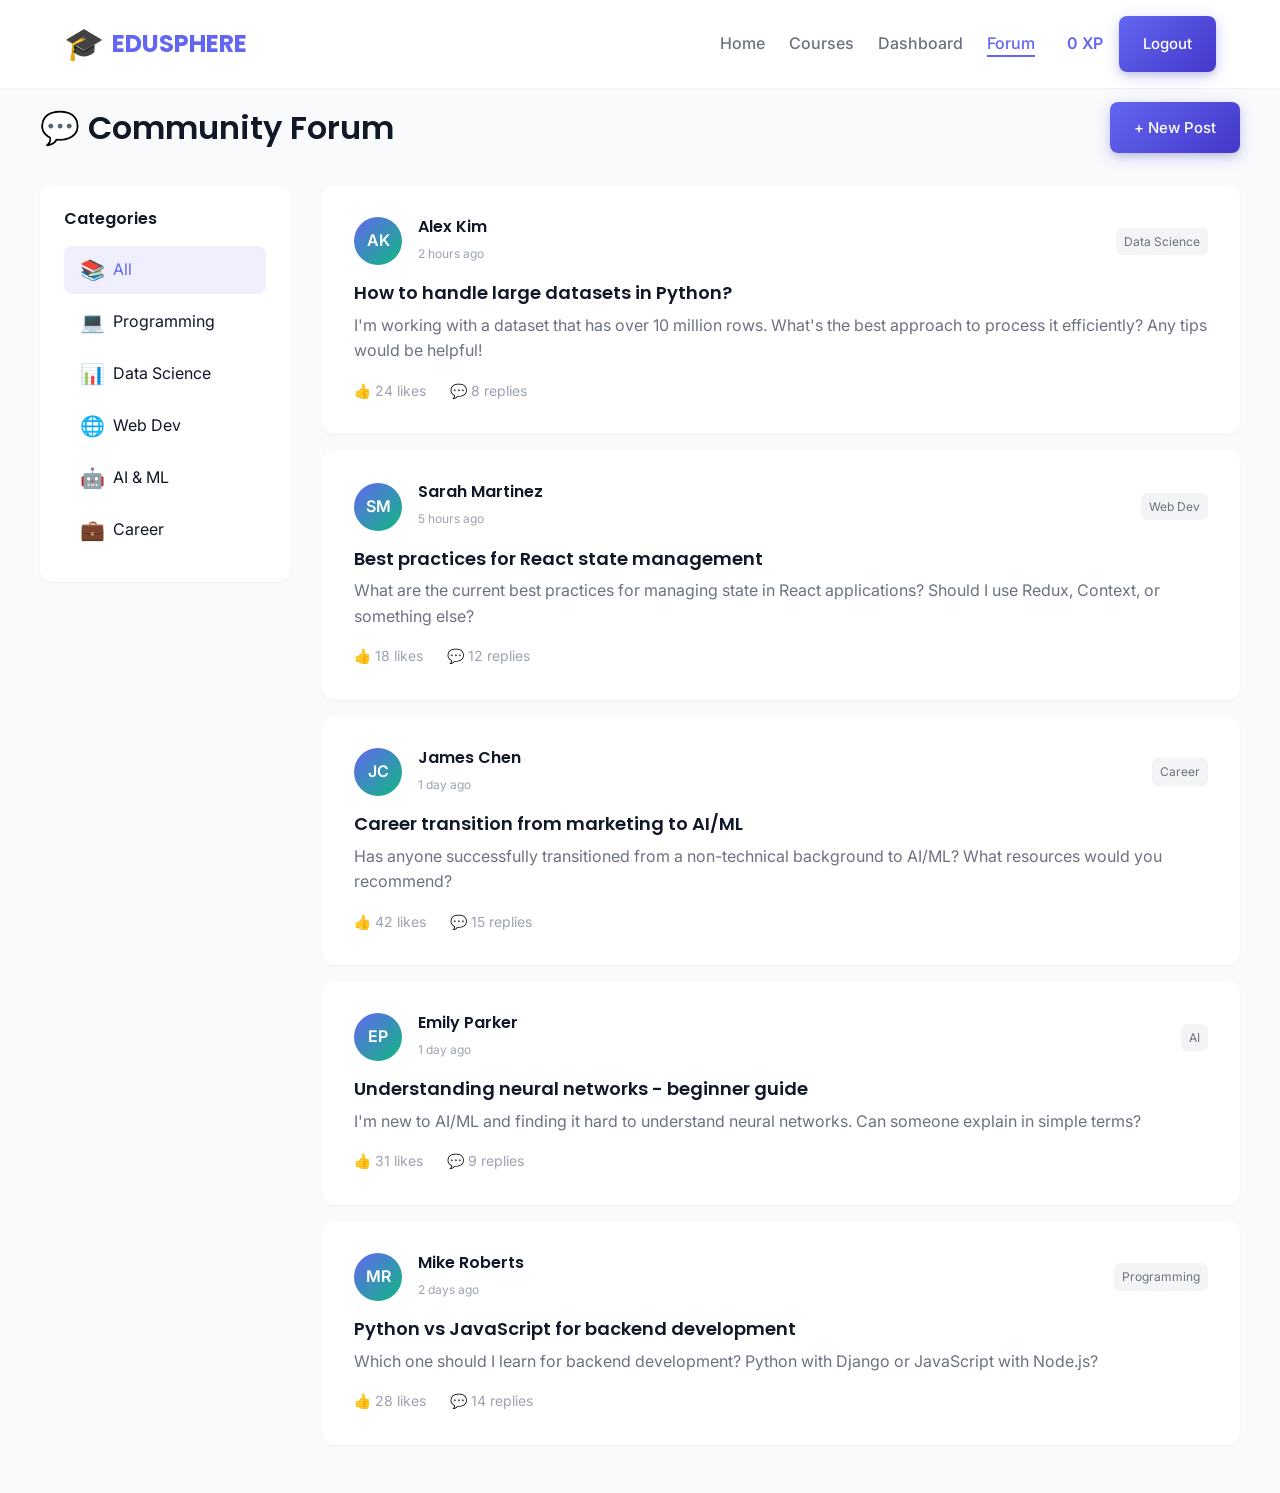
<file: forum.html>
<!DOCTYPE html>
<html lang="en">
<head>
    <meta charset="UTF-8">
    <meta name="viewport" content="width=device-width, initial-scale=1.0">
    <title>Forum - EDUSPHERE</title>
    <link rel="preconnect" href="https://fonts.googleapis.com">
    <link rel="preconnect" href="https://fonts.gstatic.com" crossorigin>
    <link href="https://fonts.googleapis.com/css2?family=Inter:wght@400;500;600;700&family=Poppins:wght@500;600;700&display=swap" rel="stylesheet">
    <link rel="stylesheet" href="css/style.css">
    <link rel="stylesheet" href="css/dashboard.css">
    <style>
        .forum-page { padding: calc(70px + var(--spacing-xl)) 0 var(--spacing-xl); }
        .forum-header { display: flex; justify-content: space-between; align-items: center; margin-bottom: var(--spacing-xl); flex-wrap: wrap; gap: var(--spacing-md); }
        .forum-header h1 { font-size: 2rem; margin: 0; }
        .forum-grid { display: grid; grid-template-columns: 250px 1fr; gap: var(--spacing-xl); }
        @media (max-width: 992px) { .forum-grid { grid-template-columns: 1fr; } }
        .forum-sidebar { background: var(--bg-primary); border-radius: var(--radius-lg); padding: var(--spacing-lg); box-shadow: var(--shadow-sm); height: fit-content; }
        .forum-sidebar h3 { font-size: 1rem; margin-bottom: var(--spacing-md); }
        .forum-category { display: flex; align-items: center; gap: var(--spacing-sm); padding: var(--spacing-sm) var(--spacing-md); border-radius: var(--radius-md); cursor: pointer; transition: all var(--transition-fast); margin-bottom: var(--spacing-xs); }
        .forum-category:hover, .forum-category.active { background: rgba(99, 102, 241, 0.1); color: var(--primary-color); }
        .forum-category span { font-size: 1.25rem; }
        .forum-main { }
        .forum-post { background: var(--bg-primary); border-radius: var(--radius-lg); padding: var(--spacing-xl); margin-bottom: var(--spacing-md); box-shadow: var(--shadow-sm); cursor: pointer; transition: all var(--transition-fast); }
        .forum-post:hover { box-shadow: var(--shadow-md); transform: translateY(-2px); }
        .forum-post-header { display: flex; align-items: center; gap: var(--spacing-md); margin-bottom: var(--spacing-md); }
        .forum-avatar { width: 48px; height: 48px; border-radius: var(--radius-full); background: linear-gradient(135deg, var(--primary-color), var(--secondary-color)); display: flex; align-items: center; justify-content: center; color: var(--text-light); font-weight: 600; }
        .forum-author { flex: 1; }
        .forum-author h4 { font-size: 1rem; margin-bottom: 2px; }
        .forum-author span { font-size: 0.75rem; color: var(--text-tertiary); }
        .forum-category-tag { padding: var(--spacing-xs) var(--spacing-sm); background: var(--bg-tertiary); border-radius: var(--radius-sm); font-size: 0.75rem; color: var(--text-secondary); }
        .forum-post h3 { font-size: 1.125rem; margin-bottom: var(--spacing-sm); }
        .forum-post p { color: var(--text-secondary); margin-bottom: var(--spacing-md); display: -webkit-box; -webkit-line-clamp: 2; -webkit-box-orient: vertical; overflow: hidden; }
        .forum-post-footer { display: flex; gap: var(--spacing-lg); font-size: 0.875rem; color: var(--text-tertiary); }
        .forum-post-footer span { display: flex; align-items: center; gap: var(--spacing-xs); }
    </style>
</head>
<body>
    <nav class="navbar">
        <div class="navbar-container">
            <a href="index.html" class="navbar-brand"><span style="font-size:2rem;">🎓</span>EDUSPHERE</a>
            <div class="navbar-menu">
                <ul class="navbar-links">
                    <li><a href="index.html" class="navbar-link">Home</a></li>
                    <li><a href="courses.html" class="navbar-link">Courses</a></li>
                    <li><a href="dashboard.html" class="navbar-link">Dashboard</a></li>
                    <li><a href="forum.html" class="navbar-link active">Forum</a></li>
                </ul>
                <div class="navbar-actions">
                    <span class="user-xp" style="font-weight:600;color:var(--primary-color);">0 XP</span>
                    <a href="login.html" class="btn btn-primary">Logout</a>
                </div>
            </div>
        </div>
    </nav>

    <div class="container forum-page">
        <div class="forum-header">
            <h1>💬 Community Forum</h1>
            <button class="btn btn-primary" onclick="openNewPost()">+ New Post</button>
        </div>

        <div class="forum-grid">
            <aside class="forum-sidebar">
                <h3>Categories</h3>
                <div class="forum-category active" onclick="filterCategory('')"><span>📚</span> All</div>
                <div class="forum-category" onclick="filterCategory('Programming')"><span>💻</span> Programming</div>
                <div class="forum-category" onclick="filterCategory('Data Science')"><span>📊</span> Data Science</div>
                <div class="forum-category" onclick="filterCategory('Web Dev')"><span>🌐</span> Web Dev</div>
                <div class="forum-category" onclick="filterCategory('AI')"><span>🤖</span> AI & ML</div>
                <div class="forum-category" onclick="filterCategory('Career')"><span>💼</span> Career</div>
            </aside>

            <div class="forum-main" id="forum-posts">
                <!-- Rendered by JS -->
            </div>
        </div>
    </div>

    <script src="js/data.js"></script>
    <script src="js/main.js"></script>
    <script>
        const forumPosts = [
            { id: 1, author: 'Alex Kim', avatar: 'AK', title: 'How to handle large datasets in Python?', content: "I'm working with a dataset that has over 10 million rows. What's the best approach to process it efficiently? Any tips would be helpful!", category: 'Data Science', likes: 24, replies: 8, time: '2 hours ago' },
            { id: 2, author: 'Sarah Martinez', avatar: 'SM', title: 'Best practices for React state management', content: 'What are the current best practices for managing state in React applications? Should I use Redux, Context, or something else?', category: 'Web Dev', likes: 18, replies: 12, time: '5 hours ago' },
            { id: 3, author: 'James Chen', avatar: 'JC', title: 'Career transition from marketing to AI/ML', content: 'Has anyone successfully transitioned from a non-technical background to AI/ML? What resources would you recommend?', category: 'Career', likes: 42, replies: 15, time: '1 day ago' },
            { id: 4, author: 'Emily Parker', avatar: 'EP', title: 'Understanding neural networks - beginner guide', content: "I'm new to AI/ML and finding it hard to understand neural networks. Can someone explain in simple terms?", category: 'AI', likes: 31, replies: 9, time: '1 day ago' },
            { id: 5, author: 'Mike Roberts', avatar: 'MR', title: 'Python vs JavaScript for backend development', content: 'Which one should I learn for backend development? Python with Django or JavaScript with Node.js?', category: 'Programming', likes: 28, replies: 14, time: '2 days ago' }
        ];

        function renderPosts(posts) {
            const container = document.getElementById('forum-posts');
            container.innerHTML = posts.map(post => `
                <div class="forum-post" onclick="viewPost(${post.id})">
                    <div class="forum-post-header">
                        <div class="forum-avatar">${post.avatar}</div>
                        <div class="forum-author">
                            <h4>${post.author}</h4>
                            <span>${post.time}</span>
                        </div>
                        <span class="forum-category-tag">${post.category}</span>
                    </div>
                    <h3>${post.title}</h3>
                    <p>${post.content}</p>
                    <div class="forum-post-footer">
                        <span>👍 ${post.likes} likes</span>
                        <span>💬 ${post.replies} replies</span>
                    </div>
                </div>
            `).join('');
        }

        function filterCategory(category) {
            document.querySelectorAll('.forum-category').forEach(c => c.classList.remove('active'));
            event.target.closest('.forum-category').classList.add('active');
            const filtered = category ? forumPosts.filter(p => p.category === category) : forumPosts;
            renderPosts(filtered);
        }

        function viewPost(id) { console.log('View post:', id); }
        function openNewPost() { alert('New post dialog would open here!'); }

        AuthManager.checkAuth();
        if (APP_STATE.currentUser) {
            document.querySelector('.user-xp').textContent = `${(APP_STATE.currentUser.xp||0).toLocaleString()} XP`;
        }

        renderPosts(forumPosts);
    </script>
</body>
</html>
</file>
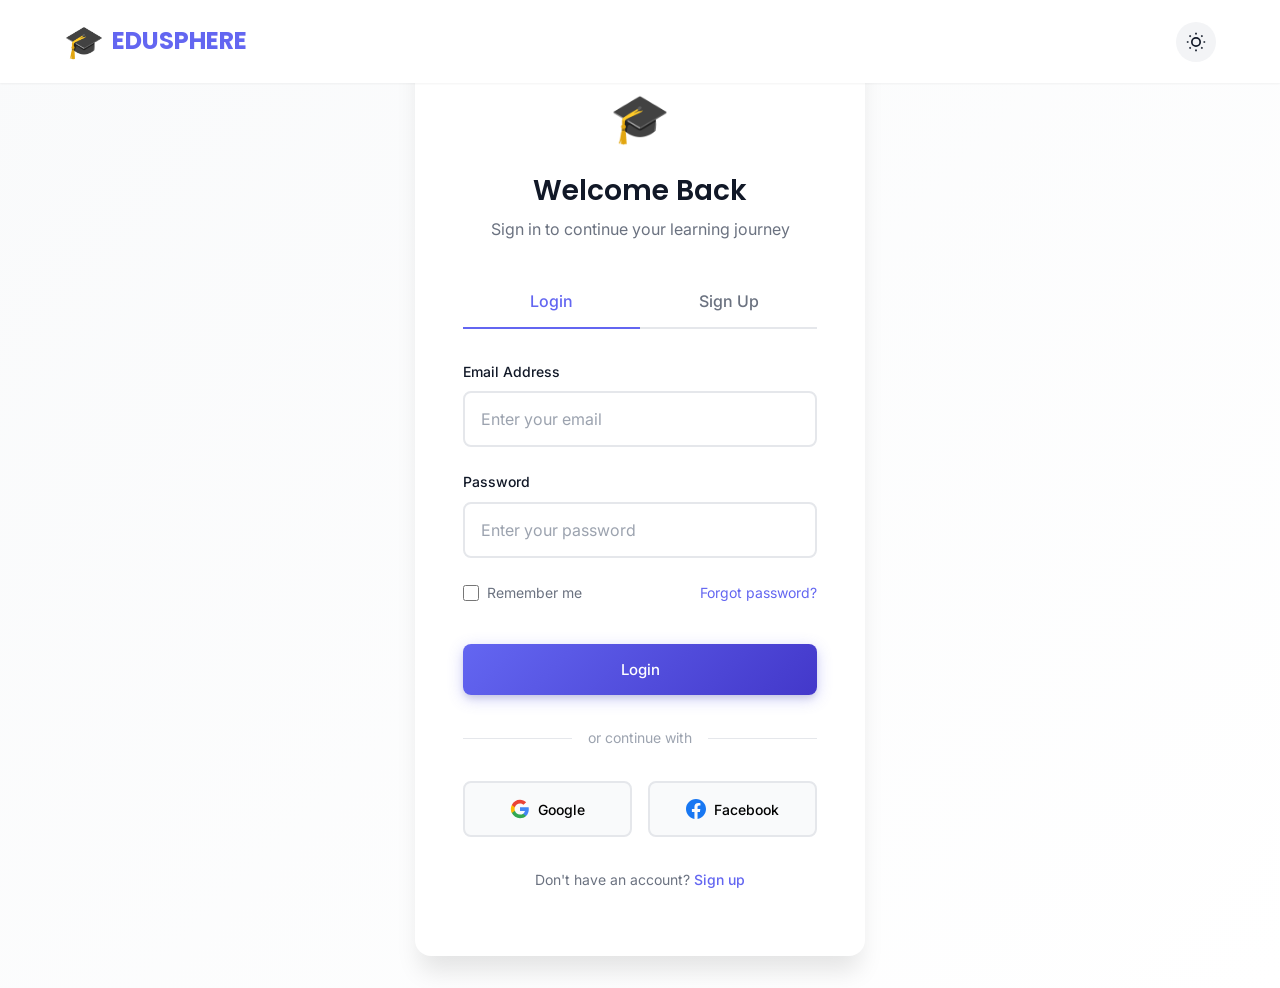
<file: login.html>
<!DOCTYPE html>
<html lang="en">
<head>
    <meta charset="UTF-8">
    <meta name="viewport" content="width=device-width, initial-scale=1.0">
    <title>Login - EDUSPHERE</title>
    <link rel="preconnect" href="https://fonts.googleapis.com">
    <link rel="preconnect" href="https://fonts.gstatic.com" crossorigin>
    <link href="https://fonts.googleapis.com/css2?family=Inter:wght@400;500;600;700&family=Poppins:wght@500;600;700&display=swap" rel="stylesheet">
    <link rel="stylesheet" href="css/style.css">
    <style>
        .auth-page {
            min-height: 100vh;
            display: flex;
            align-items: center;
            justify-content: center;
            padding: var(--spacing-xl);
            background: linear-gradient(135deg, var(--bg-secondary) 0%, var(--bg-primary) 100%);
        }
        
        .auth-container {
            width: 100%;
            max-width: 450px;
        }
        
        .auth-card {
            background: var(--bg-primary);
            border-radius: var(--radius-xl);
            box-shadow: var(--shadow-xl);
            padding: var(--spacing-2xl);
        }
        
        .auth-header {
            text-align: center;
            margin-bottom: var(--spacing-xl);
        }
        
        .auth-logo {
            font-size: 3rem;
            margin-bottom: var(--spacing-md);
        }
        
        .auth-title {
            font-size: 1.75rem;
            margin-bottom: var(--spacing-sm);
        }
        
        .auth-subtitle {
            color: var(--text-secondary);
        }
        
        .auth-tabs {
            display: flex;
            margin-bottom: var(--spacing-xl);
            border-bottom: 2px solid var(--border-color);
        }
        
        .auth-tab {
            flex: 1;
            padding: var(--spacing-md);
            background: none;
            border: none;
            font-size: 1rem;
            font-weight: 500;
            color: var(--text-secondary);
            cursor: pointer;
            position: relative;
            transition: color var(--transition-fast);
        }
        
        .auth-tab.active {
            color: var(--primary-color);
        }
        
        .auth-tab.active::after {
            content: '';
            position: absolute;
            bottom: -2px;
            left: 0;
            right: 0;
            height: 2px;
            background: var(--primary-color);
        }
        
        .auth-form {
            display: none;
        }
        
        .auth-form.active {
            display: block;
        }
        
        .form-row {
            display: flex;
            gap: var(--spacing-md);
        }
        
        .auth-form .btn {
            width: 100%;
            margin-top: var(--spacing-md);
        }
        
        .auth-divider {
            display: flex;
            align-items: center;
            margin: var(--spacing-xl) 0;
        }
        
        .auth-divider::before,
        .auth-divider::after {
            content: '';
            flex: 1;
            height: 1px;
            background: var(--border-color);
        }
        
        .auth-divider span {
            padding: 0 var(--spacing-md);
            color: var(--text-tertiary);
            font-size: 0.875rem;
        }
        
        .social-login {
            display: flex;
            gap: var(--spacing-md);
        }
        
        .social-btn {
            flex: 1;
            display: flex;
            align-items: center;
            justify-content: center;
            gap: var(--spacing-sm);
            padding: var(--spacing-md);
            background: var(--bg-secondary);
            border: 2px solid var(--border-color);
            border-radius: var(--radius-md);
            font-size: 0.875rem;
            font-weight: 500;
            cursor: pointer;
            transition: all var(--transition-fast);
        }
        
        .social-btn:hover {
            border-color: var(--primary-color);
            background: var(--bg-tertiary);
        }
        
        .auth-footer {
            text-align: center;
            margin-top: var(--spacing-xl);
            font-size: 0.875rem;
            color: var(--text-secondary);
        }
        
        .auth-footer a {
            color: var(--primary-color);
            font-weight: 500;
        }
        
        .error-message {
            background: rgba(239, 68, 68, 0.1);
            color: var(--error-color);
            padding: var(--spacing-md);
            border-radius: var(--radius-md);
            margin-bottom: var(--spacing-md);
            font-size: 0.875rem;
            display: none;
        }
        
        .error-message.show {
            display: block;
        }
    </style>
</head>
<body>
    <!-- Navigation -->
    <nav class="navbar">
        <div class="navbar-container">
            <a href="index.html" class="navbar-brand">
                <span style="font-size: 2rem;">🎓</span>
                EDUSPHERE
            </a>
            
            <div class="navbar-menu">
                <div class="navbar-actions">
                    <button class="theme-toggle" onclick="ThemeManager.toggle()">
                        <svg width="20" height="20" viewBox="0 0 24 24" fill="none" stroke="currentColor" stroke-width="2">
                            <circle cx="12" cy="12" r="5"></circle>
                            <path d="M12 1v2M12 21v2M4.22 4.22l1.42 1.42M18.36 18.36l1.42 1.42M1 12h2M21 12h2M4.22 19.78l1.42-1.42M18.36 5.64l1.42-1.42"></path>
                        </svg>
                    </button>
                </div>
            </div>
        </div>
    </nav>

    <div class="auth-page">
        <div class="auth-container">
            <div class="auth-card">
                <div class="auth-header">
                    <div class="auth-logo">🎓</div>
                    <h1 class="auth-title">Welcome Back</h1>
                    <p class="auth-subtitle">Sign in to continue your learning journey</p>
                </div>
                
                <div class="error-message" id="error-message"></div>
                
                <div class="auth-tabs">
                    <button class="auth-tab active" onclick="switchTab('login')">Login</button>
                    <button class="auth-tab" onclick="switchTab('signup')">Sign Up</button>
                </div>
                
                <!-- Login Form -->
                <form class="auth-form active" id="login-form" onsubmit="handleLogin(event)">
                    <div class="form-group">
                        <label class="form-label">Email Address</label>
                        <input type="email" class="form-input" name="email" placeholder="Enter your email" required>
                    </div>
                    <div class="form-group">
                        <label class="form-label">Password</label>
                        <input type="password" class="form-input" name="password" placeholder="Enter your password" required>
                    </div>
                    <div class="form-group" style="display: flex; justify-content: space-between; align-items: center;">
                        <label style="display: flex; align-items: center; gap: 0.5rem; cursor: pointer;">
                            <input type="checkbox" style="width: 16px; height: 16px;">
                            <span style="font-size: 0.875rem; color: var(--text-secondary);">Remember me</span>
                        </label>
                        <a href="#" style="font-size: 0.875rem;">Forgot password?</a>
                    </div>
                    <button type="submit" class="btn btn-primary">Login</button>
                </form>
                
                <!-- Signup Form -->
                <form class="auth-form" id="signup-form" onsubmit="handleSignup(event)">
                    <div class="form-group">
                        <label class="form-label">Full Name</label>
                        <input type="text" class="form-input" name="name" placeholder="Enter your full name" required>
                    </div>
                    <div class="form-group">
                        <label class="form-label">Email Address</label>
                        <input type="email" class="form-input" name="email" placeholder="Enter your email" required>
                    </div>
                    <div class="form-group">
                        <label class="form-label">Password</label>
                        <input type="password" class="form-input" name="password" placeholder="Create a password" required minlength="6">
                    </div>
                    <div class="form-group">
                        <label style="display: flex; align-items: center; gap: 0.5rem; cursor: pointer;">
                            <input type="checkbox" style="width: 16px; height: 16px;" required>
                            <span style="font-size: 0.875rem; color: var(--text-secondary);">I agree to the Terms of Service and Privacy Policy</span>
                        </label>
                    </div>
                    <button type="submit" class="btn btn-primary">Create Account</button>
                </form>
                
                <div class="auth-divider">
                    <span>or continue with</span>
                </div>
                
                <div class="social-login">
                    <button class="social-btn">
                        <svg width="20" height="20" viewBox="0 0 24 24">
                            <path fill="#4285F4" d="M22.56 12.25c0-.78-.07-1.53-.2-2.25H12v4.26h5.92c-.26 1.37-1.04 2.53-2.21 3.31v2.77h3.57c2.08-1.92 3.28-4.74 3.28-8.09z"/>
                            <path fill="#34A853" d="M12 23c2.97 0 5.46-.98 7.28-2.66l-3.57-2.77c-.98.66-2.23 1.06-3.71 1.06-2.86 0-5.29-1.93-6.16-4.53H2.18v2.84C3.99 20.53 7.7 23 12 23z"/>
                            <path fill="#FBBC05" d="M5.84 14.09c-.22-.66-.35-1.36-.35-2.09s.13-1.43.35-2.09V7.07H2.18C1.43 8.55 1 10.22 1 12s.43 3.45 1.18 4.93l2.85-2.22.81-.62z"/>
                            <path fill="#EA4335" d="M12 5.38c1.62 0 3.06.56 4.21 1.64l3.15-3.15C17.45 2.09 14.97 1 12 1 7.7 1 3.99 3.47 2.18 7.07l3.66 2.84c.87-2.6 3.3-4.53 6.16-4.53z"/>
                        </svg>
                        Google
                    </button>
                    <button class="social-btn">
                        <svg width="20" height="20" viewBox="0 0 24 24" fill="#1877F2">
                            <path d="M24 12.073c0-6.627-5.373-12-12-12s-12 5.373-12 12c0 5.99 4.388 10.954 10.125 11.854v-8.385H7.078v-3.47h3.047V9.43c0-3.007 1.792-4.669 4.533-4.669 1.312 0 2.686.235 2.686.235v2.953H15.83c-1.491 0-1.956.925-1.956 1.874v2.25h3.328l-.532 3.47h-2.796v8.385C19.612 23.027 24 18.062 24 12.073z"/>
                        </svg>
                        Facebook
                    </button>
                </div>
                
                <div class="auth-footer">
                    <p>Don't have an account? <a href="#" onclick="switchTab('signup')">Sign up</a></p>
                </div>
            </div>
        </div>
    </div>

    <script src="js/data.js"></script>
    <script src="js/main.js"></script>
    <script>
        function switchTab(tab) {
            const tabs = document.querySelectorAll('.auth-tab');
            const forms = document.querySelectorAll('.auth-form');
            
            tabs.forEach(t => t.classList.remove('active'));
            forms.forEach(f => f.classList.remove('active'));
            
            if (tab === 'login') {
                tabs[0].classList.add('active');
                document.getElementById('login-form').classList.add('active');
            } else {
                tabs[1].classList.add('active');
                document.getElementById('signup-form').classList.add('active');
            }
            
            hideError();
        }
        
        function showError(message) {
            const errorEl = document.getElementById('error-message');
            errorEl.textContent = message;
            errorEl.classList.add('show');
        }
        
        function hideError() {
            const errorEl = document.getElementById('error-message');
            errorEl.classList.remove('show');
        }
        
        function handleLogin(e) {
            e.preventDefault();
            const form = e.target;
            const email = form.email.value;
            const password = form.password.value;
            
            const result = AuthManager.login(email, password);
            
            if (result.success) {
                window.location.href = 'dashboard.html';
            } else {
                showError(result.message);
            }
        }
        
        function handleSignup(e) {
            e.preventDefault();
            const form = e.target;
            const name = form.name.value;
            const email = form.email.value;
            const password = form.password.value;
            
            const result = AuthManager.register(name, email, password);
            
            if (result.success) {
                window.location.href = 'dashboard.html';
            } else {
                showError(result.message);
            }
        }
        
        // Check if already logged in
        AuthManager.checkAuth();
        if (APP_STATE.isLoggedIn) {
            window.location.href = 'dashboard.html';
        }
    </script>
</body>
</html>
</file>
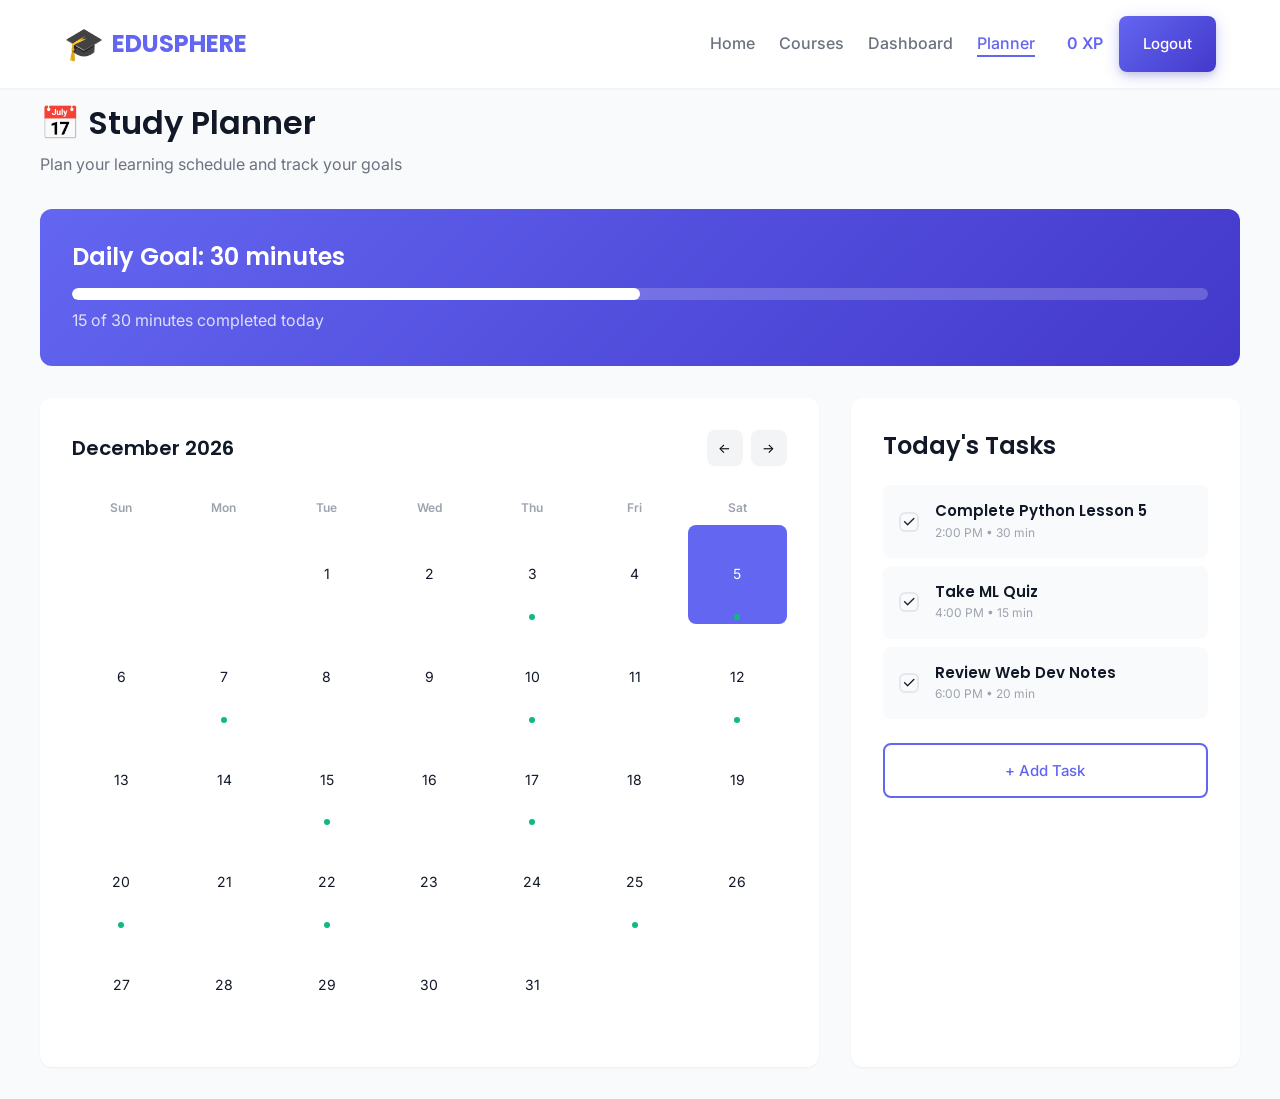
<file: planner.html>
<!DOCTYPE html>
<html lang="en">
<head>
    <meta charset="UTF-8">
    <meta name="viewport" content="width=device-width, initial-scale=1.0">
    <title>Study Planner - EDUSPHERE</title>
    <link rel="preconnect" href="https://fonts.googleapis.com">
    <link rel="preconnect" href="https://fonts.gstatic.com" crossorigin>
    <link href="https://fonts.googleapis.com/css2?family=Inter:wght@400;500;600;700&family=Poppins:wght@500;600;700&display=swap" rel="stylesheet">
    <link rel="stylesheet" href="css/style.css">
    <link rel="stylesheet" href="css/dashboard.css">
    <style>
        .planner-page { padding: calc(70px + var(--spacing-xl)) 0 var(--spacing-xl); }
        .planner-header { margin-bottom: var(--spacing-xl); }
        .planner-header h1 { font-size: 2rem; margin-bottom: var(--spacing-sm); }
        .planner-grid { display: grid; grid-template-columns: 2fr 1fr; gap: var(--spacing-xl); }
        @media (max-width: 992px) { .planner-grid { grid-template-columns: 1fr; } }
        .calendar-section { background: var(--bg-primary); border-radius: var(--radius-lg); padding: var(--spacing-xl); box-shadow: var(--shadow-sm); }
        .calendar-header { display: flex; justify-content: space-between; align-items: center; margin-bottom: var(--spacing-lg); }
        .calendar-header h3 { font-size: 1.25rem; }
        .calendar-nav { display: flex; gap: var(--spacing-sm); }
        .calendar-nav button { width: 36px; height: 36px; display: flex; align-items: center; justify-content: center; background: var(--bg-tertiary); border: none; border-radius: var(--radius-md); cursor: pointer; }
        .calendar-grid { display: grid; grid-template-columns: repeat(7, 1fr); gap: var(--spacing-xs); }
        .calendar-day-header { text-align: center; font-size: 0.75rem; font-weight: 600; color: var(--text-tertiary); padding: var(--spacing-sm); }
        .calendar-day { aspect-ratio: 1; display: flex; align-items: center; justify-content: center; border-radius: var(--radius-md); cursor: pointer; transition: all var(--transition-fast); font-size: 0.875rem; }
        .calendar-day:hover { background: var(--bg-tertiary); }
        .calendar-day.today { background: var(--primary-color); color: var(--text-light); }
        .calendar-day.has-task { position: relative; }
        .calendar-day.has-task::after { content: ''; position: absolute; bottom: 4px; width: 6px; height: 6px; background: var(--secondary-color); border-radius: 50%; }
        .calendar-day.selected { background: var(--primary-light); }
        .tasks-section { background: var(--bg-primary); border-radius: var(--radius-lg); padding: var(--spacing-xl); box-shadow: var(--shadow-sm); }
        .task-item { display: flex; align-items: center; gap: var(--spacing-md); padding: var(--spacing-md); background: var(--bg-secondary); border-radius: var(--radius-md); margin-bottom: var(--spacing-sm); }
        .task-checkbox { width: 20px; height: 20px; border: 2px solid var(--border-color); border-radius: var(--radius-sm); cursor: pointer; display: flex; align-items: center; justify-content: center; }
        .task-checkbox.checked { background: var(--secondary-color); border-color: var(--secondary-color); color: var(--text-light); }
        .task-content { flex: 1; }
        .task-content h4 { font-size: 0.9375rem; margin-bottom: 2px; }
        .task-content p { font-size: 0.75rem; color: var(--text-tertiary); margin: 0; }
        .task-content.completed h4 { text-decoration: line-through; color: var(--text-tertiary); }
        .goal-card { background: linear-gradient(135deg, var(--primary-color), var(--primary-dark)); color: var(--text-light); border-radius: var(--radius-lg); padding: var(--spacing-xl); margin-bottom: var(--spacing-xl); }
        .goal-card h3 { color: var(--text-light); margin-bottom: var(--spacing-md); }
        .goal-progress { height: 12px; background: rgba(255,255,255,0.2); border-radius: var(--radius-full); overflow: hidden; margin-bottom: var(--spacing-sm); }
        .goal-progress-fill { height: 100%; background: var(--text-light); border-radius: var(--radius-full); transition: width var(--transition-base); }
    </style>
</head>
<body>
    <nav class="navbar">
        <div class="navbar-container">
            <a href="index.html" class="navbar-brand"><span style="font-size:2rem;">🎓</span>EDUSPHERE</a>
            <div class="navbar-menu">
                <ul class="navbar-links">
                    <li><a href="index.html" class="navbar-link">Home</a></li>
                    <li><a href="courses.html" class="navbar-link">Courses</a></li>
                    <li><a href="dashboard.html" class="navbar-link">Dashboard</a></li>
                    <li><a href="planner.html" class="navbar-link active">Planner</a></li>
                </ul>
                <div class="navbar-actions">
                    <span class="user-xp" style="font-weight:600;color:var(--primary-color);">0 XP</span>
                    <a href="login.html" class="btn btn-primary">Logout</a>
                </div>
            </div>
        </div>
    </nav>

    <div class="container planner-page">
        <div class="planner-header">
            <h1>📅 Study Planner</h1>
            <p>Plan your learning schedule and track your goals</p>
        </div>

        <div class="goal-card">
            <h3>Daily Goal: 30 minutes</h3>
            <div class="goal-progress"><div class="goal-progress-fill" style="width: 50%;"></div></div>
            <p style="margin:0;color:rgba(255,255,255,0.8);">15 of 30 minutes completed today</p>
        </div>

        <div class="planner-grid">
            <div class="calendar-section">
                <div class="calendar-header">
                    <h3 id="calendar-month">January 2024</h3>
                    <div class="calendar-nav">
                        <button onclick="changeMonth(-1)">←</button>
                        <button onclick="changeMonth(1)">→</button>
                    </div>
                </div>
                <div class="calendar-grid">
                    <div class="calendar-day-header">Sun</div>
                    <div class="calendar-day-header">Mon</div>
                    <div class="calendar-day-header">Tue</div>
                    <div class="calendar-day-header">Wed</div>
                    <div class="calendar-day-header">Thu</div>
                    <div class="calendar-day-header">Fri</div>
                    <div class="calendar-day-header">Sat</div>
                </div>
                <div class="calendar-grid" id="calendar-days"></div>
            </div>

            <div class="tasks-section">
                <h3 style="margin-bottom:var(--spacing-lg);">Today's Tasks</h3>
                <div id="task-list">
                    <div class="task-item">
                        <div class="task-checkbox" onclick="this.classList.toggle('checked')">✓</div>
                        <div class="task-content"><h4>Complete Python Lesson 5</h4><p>2:00 PM • 30 min</p></div>
                    </div>
                    <div class="task-item">
                        <div class="task-checkbox" onclick="this.classList.toggle('checked')">✓</div>
                        <div class="task-content"><h4>Take ML Quiz</h4><p>4:00 PM • 15 min</p></div>
                    </div>
                    <div class="task-item">
                        <div class="task-checkbox" onclick="this.classList.toggle('checked')">✓</div>
                        <div class="task-content"><h4>Review Web Dev Notes</h4><p>6:00 PM • 20 min</p></div>
                    </div>
                </div>
                <button class="btn btn-outline w-full mt-md">+ Add Task</button>
            </div>
        </div>
    </div>

    <script src="js/data.js"></script>
    <script src="js/main.js"></script>
    <script>
        let currentDate = new Date();
        
        function renderCalendar() {
            const monthNames = ['January','February','March','April','May','June','July','August','September','October','November','December'];
            document.getElementById('calendar-month').textContent = monthNames[currentDate.getMonth()] + ' ' + currentDate.getFullYear();
            
            const firstDay = new Date(currentDate.getFullYear(), currentDate.getMonth(), 1).getDay();
            const daysInMonth = new Date(currentDate.getFullYear(), currentDate.getMonth() + 1, 0).getDate();
            const today = new Date();
            
            let html = '';
            for (let i = 0; i < firstDay; i++) {
                html += '<div class="calendar-day"></div>';
            }
            for (let day = 1; day <= daysInMonth; day++) {
                const isToday = today.getDate() === day && today.getMonth() === currentDate.getMonth() && today.getFullYear() === currentDate.getFullYear();
                const hasTask = [3,5,7,10,12,15,17,20,22,25].includes(day);
                html += `<div class="calendar-day ${isToday?'today':''} ${hasTask?'has-task':''}">${day}</div>`;
            }
            document.getElementById('calendar-days').innerHTML = html;
        }
        
        function changeMonth(delta) {
            currentDate.setMonth(currentDate.getMonth() + delta);
            renderCalendar();
        }
        
        AuthManager.checkAuth();
        if (APP_STATE.currentUser) {
            document.querySelector('.user-xp').textContent = `${(APP_STATE.currentUser.xp||0).toLocaleString()} XP`;
        }
        
        renderCalendar();
    </script>
</body>
</html>
</file>
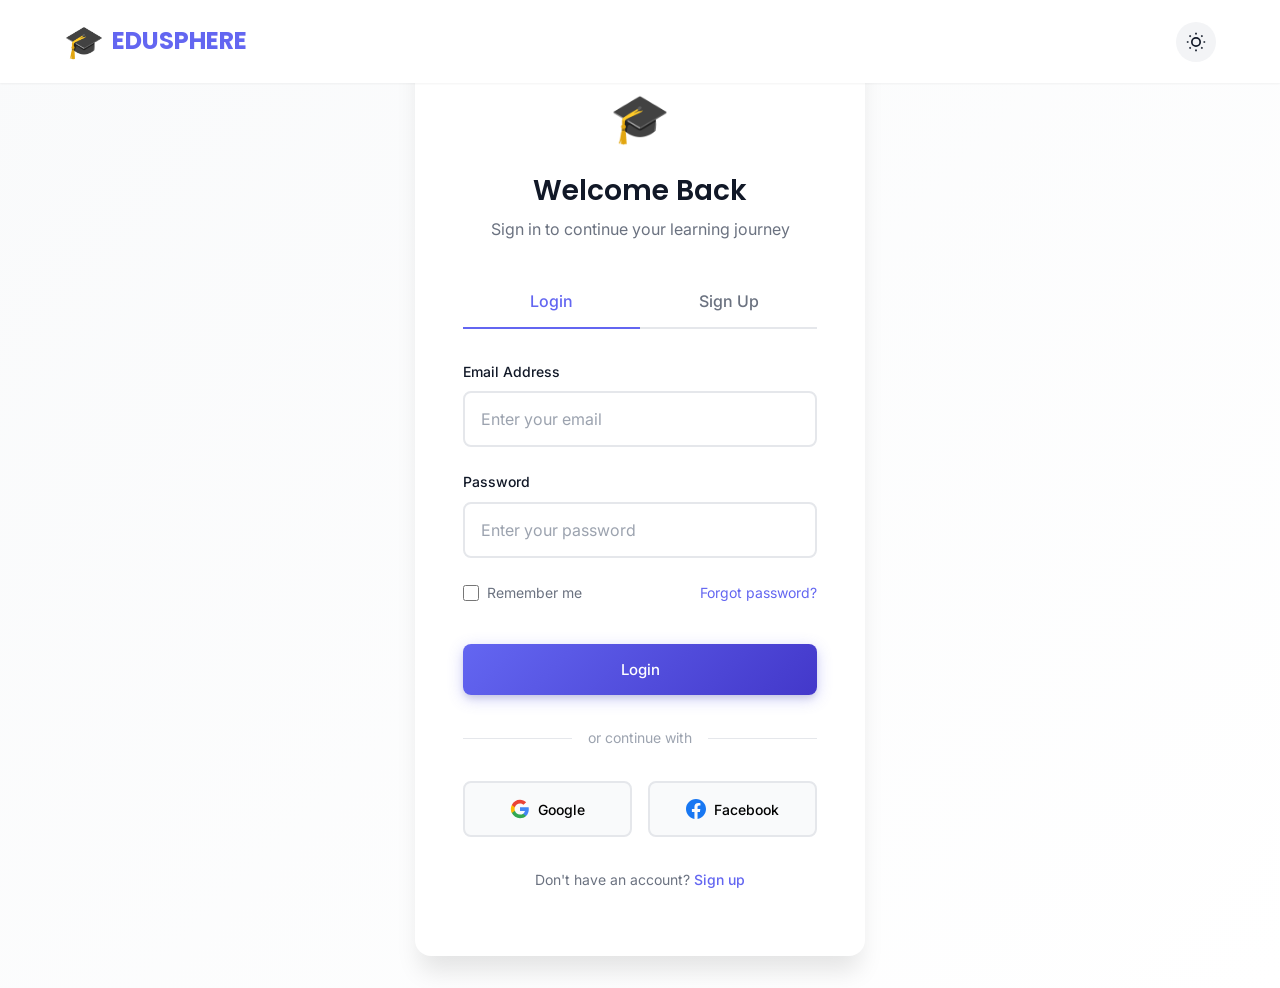
<file: profile.html>
<!DOCTYPE html>
<html lang="en">
<head>
    <meta charset="UTF-8">
    <meta name="viewport" content="width=device-width, initial-scale=1.0">
    <title>Profile - EDUSPHERE</title>
    <link rel="preconnect" href="https://fonts.googleapis.com">
    <link rel="preconnect" href="https://fonts.gstatic.com" crossorigin>
    <link href="https://fonts.googleapis.com/css2?family=Inter:wght@400;500;600;700&family=Poppins:wght@500;600;700&display=swap" rel="stylesheet">
    <link rel="stylesheet" href="css/style.css">
    <link rel="stylesheet" href="css/dashboard.css">
    <style>
        .profile-page { padding: calc(70px + var(--spacing-xl)) 0 var(--spacing-xl); }
        .profile-header { background: linear-gradient(135deg, var(--primary-color), var(--primary-dark)); padding: var(--spacing-2xl); color: var(--text-light); border-radius: var(--radius-lg); margin-bottom: var(--spacing-xl); }
        .profile-info { display: flex; align-items: center; gap: var(--spacing-xl); flex-wrap: wrap; }
        .profile-avatar { width: 120px; height: 120px; border-radius: var(--radius-full); background: var(--bg-primary); display: flex; align-items: center; justify-content: center; font-size: 3rem; font-weight: 700; color: var(--primary-color); border: 4px solid var(--text-light); }
        .profile-details h1 { color: var(--text-light); font-size: 2rem; margin-bottom: var(--spacing-xs); }
        .profile-details p { color: rgba(255,255,255,0.8); margin: 0; }
        .profile-stats { display: flex; gap: var(--spacing-xl); margin-top: var(--spacing-lg); flex-wrap: wrap; }
        .profile-stat { text-align: center; }
        .profile-stat-value { font-size: 1.5rem; font-weight: 700; color: var(--text-light); }
        .profile-stat-label { font-size: 0.875rem; color: rgba(255,255,255,0.7); }
        .profile-grid { display: grid; grid-template-columns: 2fr 1fr; gap: var(--spacing-xl); }
        @media (max-width: 992px) { .profile-grid { grid-template-columns: 1fr; } }
        .profile-section { background: var(--bg-primary); border-radius: var(--radius-lg); padding: var(--spacing-xl); margin-bottom: var(--spacing-xl); box-shadow: var(--shadow-sm); }
        .profile-section h3 { font-size: 1.125rem; margin-bottom: var(--spacing-lg); }
        .stat-row { display: flex; justify-content: space-between; padding: var(--spacing-md) 0; border-bottom: 1px solid var(--border-light); }
        .stat-row:last-child { border-bottom: none; }
        .achievement-grid { display: grid; grid-template-columns: repeat(auto-fill, minmax(100px, 1fr)); gap: var(--spacing-md); }
        .achievement-card { text-align: center; padding: var(--spacing-lg); background: var(--bg-secondary); border-radius: var(--radius-md); }
        .achievement-card.locked { opacity: 0.5; filter: grayscale(1); }
        .achievement-icon { font-size: 2rem; margin-bottom: var(--spacing-sm); }
        .achievement-name { font-size: 0.75rem; font-weight: 600; }
        .course-progress-item { display: flex; gap: var(--spacing-md); padding: var(--spacing-md) 0; border-bottom: 1px solid var(--border-light); }
        .course-progress-item:last-child { border-bottom: none; }
        .course-thumb { width: 80px; height: 60px; background: var(--bg-tertiary); border-radius: var(--radius-md); display: flex; align-items: center; justify-content: center; }
        .course-info { flex: 1; }
        .course-info h4 { font-size: 0.9375rem; margin-bottom: var(--spacing-xs); }
        .course-info p { font-size: 0.8125rem; color: var(--text-tertiary); margin: 0; }
        
        /* Certificates Section */
        .certificates-grid { display: grid; grid-template-columns: repeat(auto-fill, minmax(280px, 1fr)); gap: var(--spacing-lg); }
        .certificate-card { background: linear-gradient(135deg, #fff 0%, #f8f9fa 100%); border: 2px solid #ffd700; border-radius: var(--radius-lg); padding: var(--spacing-xl); text-align: center; position: relative; overflow: hidden; }
        .certificate-card::before { content: ''; position: absolute; top: 0; left: 0; right: 0; height: 4px; background: linear-gradient(90deg, #ffd700, #ffb700, #ffd700); }
        .certificate-card .cert-icon { font-size: 3rem; margin-bottom: var(--spacing-md); }
        .certificate-card h4 { font-size: 1rem; margin-bottom: var(--spacing-xs); color: #333; }
        .certificate-card p { font-size: 0.8125rem; color: #666; margin-bottom: var(--spacing-md); }
        .certificate-card .cert-date { font-size: 0.75rem; color: #999; }
        .certificate-actions { display: flex; gap: var(--spacing-sm); justify-content: center; margin-top: var(--spacing-md); }
        .no-certificates { text-align: center; padding: var(--spacing-xl); color: var(--text-tertiary); }
    </style>
</head>
<body>
    <nav class="navbar">
        <div class="navbar-container">
            <a href="index.html" class="navbar-brand"><span style="font-size: 2rem;">🎓</span>EDUSPHERE</a>
            <div class="navbar-menu" id="navbar-menu">
                <ul class="navbar-links">
                    <li><a href="index.html" class="navbar-link">Home</a></li>
                    <li><a href="courses.html" class="navbar-link">Courses</a></li>
                    <li><a href="dashboard.html" class="navbar-link">Dashboard</a></li>
                    <li><a href="profile.html" class="navbar-link active">Profile</a></li>
                </ul>
                <div class="navbar-actions">
                    <span class="user-xp" style="font-weight:600;color:var(--primary-color);">0 XP</span>
                    <a href="login.html" class="btn btn-primary" onclick="AuthManager.logout()">Logout</a>
                </div>
            </div>
        </div>
    </nav>

    <div class="container profile-page">
        <div class="profile-header">
            <div class="profile-info">
                <div class="profile-avatar" id="profile-avatar">U</div>
                <div class="profile-details">
                    <h1 id="profile-name">User Name</h1>
                    <p id="profile-email">user@email.com</p>
                    <div class="profile-stats">
                        <div class="profile-stat">
                            <div class="profile-stat-value" id="stat-courses">0</div>
                            <div class="profile-stat-label">Courses</div>
                        </div>
                        <div class="profile-stat">
                            <div class="profile-stat-value" id="stat-xp">0</div>
                            <div class="profile-stat-label">XP Earned</div>
                        </div>
                        <div class="profile-stat">
                            <div class="profile-stat-value" id="stat-streak">0</div>
                            <div class="profile-stat-label">Day Streak</div>
                        </div>
                    </div>
                </div>
            </div>
        </div>

        <div class="profile-grid">
            <div>
                <div class="profile-section">
                    <h3>My Courses</h3>
                    <div id="enrolled-courses">
                        <p style="color:var(--text-tertiary);">No courses enrolled yet. <a href="courses.html">Browse courses</a></p>
                    </div>
                </div>

                <!-- Certificates Section -->
                <div class="profile-section">
                    <h3>🎓 My Certificates</h3>
                    <div class="certificates-grid" id="certificates-list">
                        <p class="no-certificates">Complete courses to earn certificates!</p>
                    </div>
                </div>

                <div class="profile-section">
                    <h3>Achievements</h3>
                    <div class="achievement-grid" id="achievements"></div>
                </div>
            </div>
            <div>
                <div class="profile-section">
                    <h3>Account Stats</h3>
                    <div class="stat-row"><span>Member Since</span><span id="join-date">-</span></div>
                    <div class="stat-row"><span>Quizzes Completed</span><span id="quiz-count">0</span></div>
                    <div class="stat-row"><span>Certificates Earned</span><span id="cert-count">0</span></div>
                </div>
                <div class="profile-section">
                    <h3>Settings</h3>
                    <button class="btn btn-outline w-full mb-sm" onclick="ThemeManager.toggle()">Toggle Dark Mode</button>
                </div>
            </div>
        </div>
    </div>

    <script src="js/data.js"></script>
    <script src="js/main.js"></script>
    <script>
        AuthManager.checkAuth();
        if (!APP_STATE.isLoggedIn) { window.location.href = 'login.html'; }
        
        const user = APP_STATE.currentUser;
        if (user) {
            document.getElementById('profile-name').textContent = user.name;
            document.getElementById('profile-email').textContent = user.email;
            document.getElementById('profile-avatar').textContent = user.name.charAt(0).toUpperCase();
            document.getElementById('stat-xp').textContent = (user.xp || 0).toLocaleString();
            document.getElementById('stat-streak').textContent = user.streak || 0;
            document.getElementById('stat-courses').textContent = (user.enrolledCourses || []).length;
            document.getElementById('join-date').textContent = new Date(user.joinedAt || Date.now()).toLocaleDateString();
            document.querySelector('.user-xp').textContent = `${(user.xp || 0).toLocaleString()} XP`;
            
            // Render achievements
            const achievementsEl = document.getElementById('achievements');
            achievementsEl.innerHTML = ACHIEVEMENTS.map(a => {
                const unlocked = user.achievements?.includes(a.id);
                return `<div class="achievement-card ${unlocked ? '' : 'locked'}"><div class="achievement-icon">${a.icon}</div><div class="achievement-name">${a.name}</div></div>`;
            }).join('');
            
            renderCertificates();
        }
        
        function renderCertificates() {
            const certList = document.getElementById('certificates-list');
            const certificates = JSON.parse(localStorage.getItem('edusphere_certificates') || '[]');
            
            if (certificates.length === 0) {
                certList.innerHTML = '<p class="no-certificates">Complete courses to earn certificates!</p>';
                return;
            }
            
            certList.innerHTML = certificates.map(cert => `
                <div class="certificate-card">
                    <div class="cert-icon">🎓</div>
                    <h4>${cert.courseName}</h4>
                    <p>Completed on ${new Date(cert.completedAt).toLocaleDateString()}</p>
                    <span class="cert-date">Certificate ID: ${cert.id}</span>
                    <div class="certificate-actions">
                        <button class="btn btn-sm btn-primary" onclick="viewCertificate('${cert.id}')">View</button>
                        <button class="btn btn-sm btn-outline" onclick="downloadCertificate('${cert.id}')">Download</button>
                    </div>
                </div>
            `).join('');
            
            document.getElementById('cert-count').textContent = certificates.length;
        }
        
        function viewCertificate(certId) {
            const certificates = JSON.parse(localStorage.getItem('edusphere_certificates') || '[]');
            const cert = certificates.find(c => c.id === certId);
            if (cert) {
                alert(`Certificate of Completion\n\nStudent: ${cert.userName}\nCourse: ${cert.courseName}\nCompleted: ${new Date(cert.completedAt).toLocaleDateString()}`);
            }
        }
        
        function downloadCertificate(certId) {
            const certificates = JSON.parse(localStorage.getItem('edusphere_certificates') || '[]');
            const cert = certificates.find(c => c.id === certId);
            if (cert) {
                const content = `CERTIFICATE OF COMPLETION\n\nThis is to certify that\n${cert.userName}\nhas successfully completed the course\n${cert.courseName}\n\nDate: ${new Date(cert.completedAt).toLocaleDateString()}\nCertificate ID: ${cert.id}\n\n- EDUSPHERE`;
                const blob = new Blob([content], { type: 'text/plain' });
                const url = URL.createObjectURL(blob);
                const a = document.createElement('a');
                a.href = url;
                a.download = `certificate-${cert.courseName.replace(/\s+/g, '-')}.txt`;
                a.click();
                URL.revokeObjectURL(url);
            }
        }
    </script>
</body>
</html>
</file>
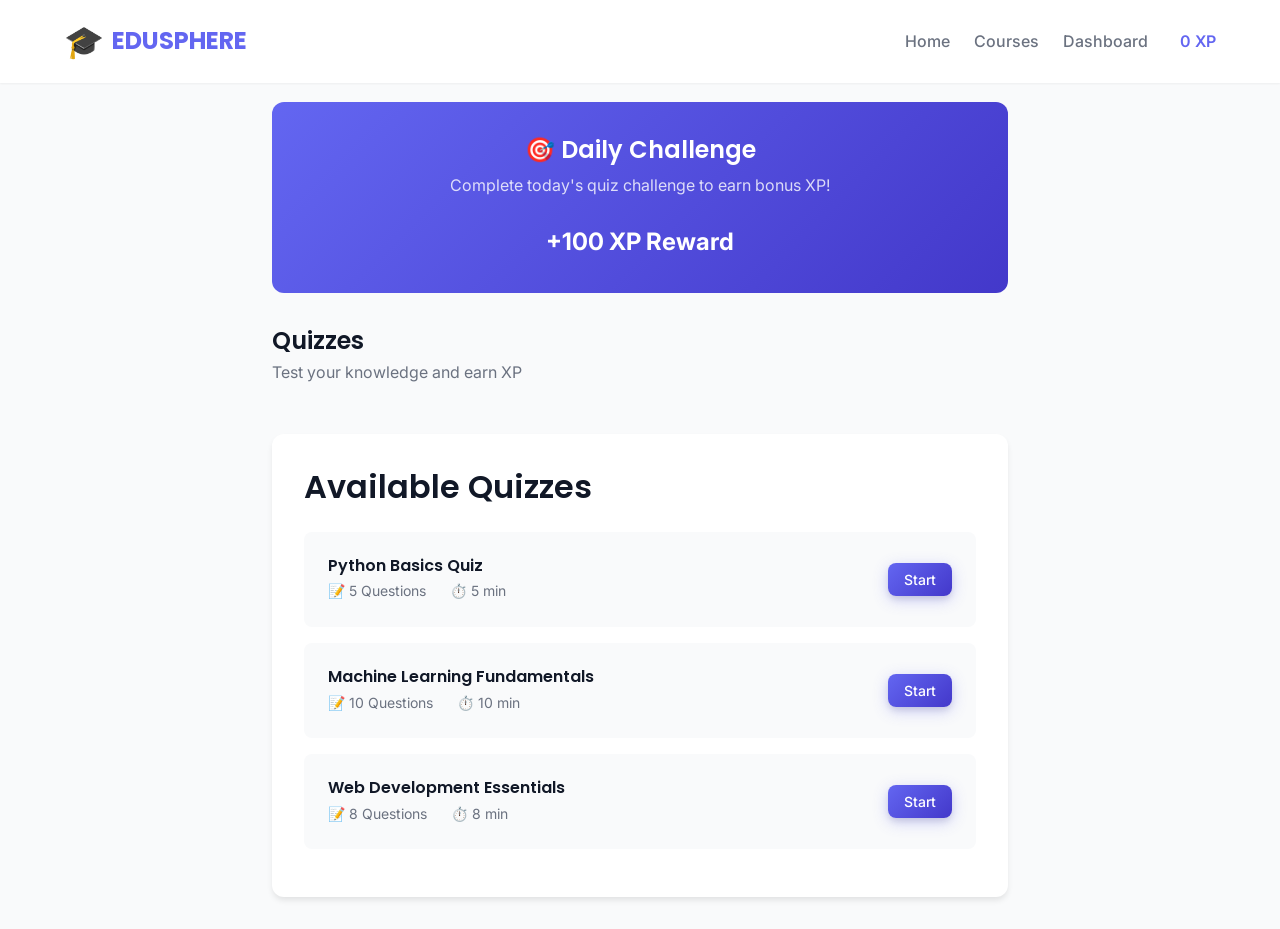
<file: quiz.html>
<!DOCTYPE html>
<html lang="en">
<head>
    <meta charset="UTF-8">
    <meta name="viewport" content="width=device-width, initial-scale=1.0">
    <title>Quiz - EDUSPHERE</title>
    <link rel="preconnect" href="https://fonts.googleapis.com">
    <link rel="preconnect" href="https://fonts.gstatic.com" crossorigin>
    <link href="https://fonts.googleapis.com/css2?family=Inter:wght@400;500;600;700&family=Poppins:wght@500;600;700&display=swap" rel="stylesheet">
    <link rel="stylesheet" href="css/style.css">
    <link rel="stylesheet" href="css/dashboard.css">
    <style>
        .quiz-page {
            min-height: 100vh;
            padding-top: 70px;
            background: var(--bg-secondary);
        }
        
        .quiz-container {
            max-width: 800px;
            margin: 0 auto;
            padding: var(--spacing-xl);
        }
        
        .quiz-header {
            display: flex;
            justify-content: space-between;
            align-items: center;
            margin-bottom: var(--spacing-xl);
            flex-wrap: wrap;
            gap: var(--spacing-md);
        }
        
        .quiz-info h1 {
            font-size: 1.5rem;
            margin-bottom: var(--spacing-xs);
        }
        
        .quiz-timer {
            display: flex;
            align-items: center;
            gap: var(--spacing-sm);
            padding: var(--spacing-md) var(--spacing-lg);
            background: var(--bg-primary);
            border-radius: var(--radius-lg);
            font-size: 1.25rem;
            font-weight: 600;
            color: var(--primary-color);
            box-shadow: var(--shadow-sm);
        }
        
        .quiz-progress {
            margin-bottom: var(--spacing-xl);
        }
        
        .quiz-progress-bar {
            height: 8px;
            background: var(--bg-tertiary);
            border-radius: var(--radius-full);
            overflow: hidden;
            margin-bottom: var(--spacing-sm);
        }
        
        .quiz-progress-fill {
            height: 100%;
            background: linear-gradient(90deg, var(--primary-color), var(--secondary-color));
            border-radius: var(--radius-full);
            transition: width var(--transition-base);
        }
        
        .quiz-progress-text {
            text-align: center;
            font-size: 0.875rem;
            color: var(--text-secondary);
        }
        
        .quiz-question-card {
            background: var(--bg-primary);
            border-radius: var(--radius-lg);
            padding: var(--spacing-xl);
            box-shadow: var(--shadow-md);
            margin-bottom: var(--spacing-xl);
        }
        
        .quiz-question {
            font-size: 1.25rem;
            font-weight: 600;
            margin-bottom: var(--spacing-xl);
            line-height: 1.5;
        }
        
        .quiz-options {
            display: flex;
            flex-direction: column;
            gap: var(--spacing-md);
        }
        
        .quiz-option {
            display: flex;
            align-items: center;
            gap: var(--spacing-md);
            padding: var(--spacing-lg);
            background: var(--bg-secondary);
            border: 2px solid var(--border-color);
            border-radius: var(--radius-md);
            cursor: pointer;
            transition: all var(--transition-fast);
            text-align: left;
            font-size: 1rem;
        }
        
        .quiz-option:hover {
            border-color: var(--primary-color);
            background: rgba(99, 102, 241, 0.05);
        }
        
        .quiz-option.selected {
            border-color: var(--primary-color);
            background: rgba(99, 102, 241, 0.1);
        }
        
        .quiz-option.correct {
            border-color: var(--success-color);
            background: rgba(16, 185, 129, 0.1);
        }
        
        .quiz-option.incorrect {
            border-color: var(--error-color);
            background: rgba(239, 68, 68, 0.1);
        }
        
        .option-letter {
            width: 32px;
            height: 32px;
            display: flex;
            align-items: center;
            justify-content: center;
            background: var(--bg-tertiary);
            border-radius: var(--radius-full);
            font-weight: 600;
            flex-shrink: 0;
        }
        
        .quiz-option.selected .option-letter {
            background: var(--primary-color);
            color: var(--text-light);
        }
        
        .quiz-actions {
            display: flex;
            justify-content: space-between;
            gap: var(--spacing-md);
        }
        
        .quiz-results {
            text-align: center;
            padding: var(--spacing-2xl);
            background: var(--bg-primary);
            border-radius: var(--radius-lg);
            box-shadow: var(--shadow-md);
        }
        
        .results-icon {
            font-size: 5rem;
            margin-bottom: var(--spacing-lg);
        }
        
        .results-icon.passed {
            animation: pulse 2s ease infinite;
        }
        
        .results-score {
            font-size: 4rem;
            font-weight: 700;
            color: var(--primary-color);
            margin-bottom: var(--spacing-sm);
        }
        
        .results-label {
            font-size: 1.25rem;
            color: var(--text-secondary);
            margin-bottom: var(--spacing-xl);
        }
        
        .results-message {
            font-size: 1.125rem;
            margin-bottom: var(--spacing-xl);
        }
        
        .results-actions {
            display: flex;
            justify-content: center;
            gap: var(--spacing-md);
            flex-wrap: wrap;
        }
        
        .quiz-select-card {
            background: var(--bg-primary);
            border-radius: var(--radius-lg);
            padding: var(--spacing-xl);
            box-shadow: var(--shadow-md);
        }
        
        .quiz-select-card h2 {
            margin-bottom: var(--spacing-lg);
        }
        
        .available-quiz {
            display: flex;
            align-items: center;
            justify-content: space-between;
            padding: var(--spacing-lg);
            background: var(--bg-secondary);
            border-radius: var(--radius-md);
            margin-bottom: var(--spacing-md);
            cursor: pointer;
            transition: all var(--transition-fast);
        }
        
        .available-quiz:hover {
            background: var(--bg-tertiary);
        }
        
        .quiz-info h3 {
            font-size: 1rem;
            margin-bottom: var(--spacing-xs);
        }
        
        .quiz-meta {
            display: flex;
            gap: var(--spacing-lg);
            font-size: 0.875rem;
            color: var(--text-secondary);
        }
        
        .daily-challenge {
            background: linear-gradient(135deg, var(--primary-color), var(--primary-dark));
            color: var(--text-light);
            border-radius: var(--radius-lg);
            padding: var(--spacing-xl);
            margin-bottom: var(--spacing-xl);
            text-align: center;
        }
        
        .daily-challenge h3 {
            color: var(--text-light);
            margin-bottom: var(--spacing-sm);
        }
        
        .daily-challenge p {
            color: rgba(255,255,255,0.8);
            margin-bottom: var(--spacing-lg);
        }
        
        .challenge-reward {
            font-size: 1.5rem;
            font-weight: 700;
        }
    </style>
</head>
<body>
    <!-- Navigation -->
    <nav class="navbar">
        <div class="navbar-container">
            <a href="index.html" class="navbar-brand">
                <span style="font-size: 2rem;">🎓</span>
                EDUSPHERE
            </a>
            
            <div class="navbar-menu" id="navbar-menu">
                <ul class="navbar-links">
                    <li><a href="index.html" class="navbar-link">Home</a></li>
                    <li><a href="courses.html" class="navbar-link">Courses</a></li>
                    <li><a href="dashboard.html" class="navbar-link">Dashboard</a></li>
                </ul>
                
                <div class="navbar-actions">
                    <span class="user-xp" style="font-weight: 600; color: var(--primary-color);">0 XP</span>
                </div>
            </div>
        </div>
    </nav>

    <div class="quiz-page">
        <div class="quiz-container">
            <!-- Daily Challenge -->
            <div class="daily-challenge">
                <h3>🎯 Daily Challenge</h3>
                <p>Complete today's quiz challenge to earn bonus XP!</p>
                <div class="challenge-reward">+100 XP Reward</div>
            </div>
            
            <div class="quiz-header">
                <div class="quiz-info">
                    <h1>Quizzes</h1>
                    <p>Test your knowledge and earn XP</p>
                </div>
                <div class="quiz-timer" id="quiz-timer" style="display: none;">
                    ⏱️ <span id="timer-display">5:00</span>
                </div>
            </div>
            
            <!-- Quiz Selection -->
            <div class="quiz-select-card" id="quiz-select">
                <h2>Available Quizzes</h2>
                
                <div class="available-quiz" onclick="startQuiz('course-1')">
                    <div class="quiz-info">
                        <h3>Python Basics Quiz</h3>
                        <div class="quiz-meta">
                            <span>📝 5 Questions</span>
                            <span>⏱️ 5 min</span>
                        </div>
                    </div>
                    <button class="btn btn-primary btn-sm">Start</button>
                </div>
                
                <div class="available-quiz" onclick="startQuiz('course-2')">
                    <div class="quiz-info">
                        <h3>Machine Learning Fundamentals</h3>
                        <div class="quiz-meta">
                            <span>📝 10 Questions</span>
                            <span>⏱️ 10 min</span>
                        </div>
                    </div>
                    <button class="btn btn-primary btn-sm">Start</button>
                </div>
                
                <div class="available-quiz" onclick="startQuiz('course-3')">
                    <div class="quiz-info">
                        <h3>Web Development Essentials</h3>
                        <div class="quiz-meta">
                            <span>📝 8 Questions</span>
                            <span>⏱️ 8 min</span>
                        </div>
                    </div>
                    <button class="btn btn-primary btn-sm">Start</button>
                </div>
            </div>
            
            <!-- Quiz Container -->
            <div id="quiz-container" style="display: none;">
                <!-- Quiz content rendered by JS -->
            </div>
        </div>
    </div>

    <script src="js/data.js"></script>
    <script src="js/main.js"></script>
    <script>
        let currentQuiz = null;
        let currentQuestion = 0;
        let answers = [];
        let timer = null;
        let timeLeft = 0;
        
        const quizData = {
            'course-1': [
                {
                    id: 'quiz-1',
                    title: 'Python Basics Quiz',
                    questions: [
                        {
                            id: 'q1',
                            question: 'What is the correct way to create a variable in Python?',
                            options: ['var x = 5', 'x = 5', 'let x = 5', 'int x = 5'],
                            correctAnswer: 1
                        },
                        {
                            id: 'q2',
                            question: 'Which data type is used to store text in Python?',
                            options: ['int', 'str', 'float', 'char'],
                            correctAnswer: 1
                        },
                        {
                            id: 'q3',
                            question: 'How do you print "Hello World" in Python?',
                            options: ['echo "Hello"', 'print("Hello")', 'console.log()', 'printf("Hello")'],
                            correctAnswer: 1
                        },
                        {
                            id: 'q4',
                            question: 'What is the output of: type(3.14)?',
                            options: ['<class "int">', '<class "float">', '<class "str">', '<class "double">'],
                            correctAnswer: 1
                        },
                        {
                            id: 'q5',
                            question: 'Which operator is used for exponentiation in Python?',
                            options: ['^', '**', '//', '%'],
                            correctAnswer: 1
                        }
                    ],
                    timeLimit: 300
                }
            ],
            'course-2': [
                {
                    id: 'quiz-2',
                    title: 'Machine Learning Quiz',
                    questions: [
                        {
                            id: 'q1',
                            question: 'What is machine learning a subset of?',
                            options: ['Artificial Intelligence', 'Data Science', 'Deep Learning', 'Neural Networks'],
                            correctAnswer: 0
                        },
                        {
                            id: 'q2',
                            question: 'Which is a type of supervised learning?',
                            options: ['K-Means Clustering', 'Linear Regression', 'PCA', 'Autoencoders'],
                            correctAnswer: 1
                        },
                        {
                            id: 'q3',
                            question: 'What does the term "overfitting" mean?',
                            options: ['Model is too simple', 'Model memorizes training data', 'Model generalizes too well', 'None of the above'],
                            correctAnswer: 1
                        }
                    ],
                    timeLimit: 180
                }
            ],
            'course-3': [
                {
                    id: 'quiz-3',
                    title: 'Web Development Quiz',
                    questions: [
                        {
                            id: 'q1',
                            question: 'What does HTML stand for?',
                            options: ['Hyper Text Markup Language', 'High Tech Modern Language', 'Home Tool Markup Language', 'Hyperlinks Text Mark Language'],
                            correctAnswer: 0
                        },
                        {
                            id: 'q2',
                            question: 'Which CSS property is used to change text color?',
                            options: ['text-color', 'font-color', 'color', 'text-style'],
                            correctAnswer: 2
                        },
                        {
                            id: 'q3',
                            question: 'What is JavaScript primarily used for?',
                            options: ['Styling', 'Database', 'Client-side scripting', 'Server infrastructure'],
                            correctAnswer: 2
                        }
                    ],
                    timeLimit: 180
                }
            ]
        };
        
        function startQuiz(quizId) {
            const data = quizData[quizId];
            if (!data || !data[0]) return;
            
            currentQuiz = data[0];
            currentQuestion = 0;
            answers = [];
            timeLeft = currentQuiz.timeLimit;
            
            document.getElementById('quiz-select').style.display = 'none';
            document.getElementById('quiz-timer').style.display = 'flex';
            
            renderQuestion();
            startTimer();
        }
        
        function renderQuestion() {
            const container = document.getElementById('quiz-container');
            const question = currentQuiz.questions[currentQuestion];
            const letters = ['A', 'B', 'C', 'D'];
            
            container.style.display = 'block';
            container.innerHTML = `
                <div class="quiz-progress">
                    <div class="quiz-progress-bar">
                        <div class="quiz-progress-fill" style="width: ${((currentQuestion + 1) / currentQuiz.questions.length) * 100}%"></div>
                    </div>
                    <div class="quiz-progress-text">Question ${currentQuestion + 1} of ${currentQuiz.questions.length}</div>
                </div>
                
                <div class="quiz-question-card">
                    <div class="quiz-question">${question.question}</div>
                    <div class="quiz-options">
                        ${question.options.map((option, index) => `
                            <button class="quiz-option ${answers[currentQuestion] === index ? 'selected' : ''}" onclick="selectOption(${index})">
                                <span class="option-letter">${letters[index]}</span>
                                <span>${option}</span>
                            </button>
                        `).join('')}
                    </div>
                </div>
                
                <div class="quiz-actions">
                    <button class="btn btn-ghost" onclick="previousQuestion()" ${currentQuestion === 0 ? 'disabled' : ''}>← Previous</button>
                    <button class="btn btn-primary" onclick="${currentQuestion === currentQuiz.questions.length - 1 ? 'finishQuiz()' : 'nextQuestion()'}">
                        ${currentQuestion === currentQuiz.questions.length - 1 ? 'Finish Quiz' : 'Next →'}
                    </button>
                </div>
            `;
        }
        
        function selectOption(index) {
            answers[currentQuestion] = index;
            renderQuestion();
        }
        
        function previousQuestion() {
            if (currentQuestion > 0) {
                currentQuestion--;
                renderQuestion();
            }
        }
        
        function nextQuestion() {
            if (currentQuestion < currentQuiz.questions.length - 1) {
                currentQuestion++;
                renderQuestion();
            }
        }
        
        function startTimer() {
            timer = setInterval(() => {
                timeLeft--;
                const minutes = Math.floor(timeLeft / 60);
                const seconds = timeLeft % 60;
                document.getElementById('timer-display').textContent = `${minutes}:${seconds.toString().padStart(2, '0')}`;
                
                if (timeLeft <= 0) {
                    finishQuiz();
                }
            }, 1000);
        }
        
        function finishQuiz() {
            clearInterval(timer);
            
            let correct = 0;
            currentQuiz.questions.forEach((q, i) => {
                if (answers[i] === q.correctAnswer) {
                    correct++;
                }
            });
            
            const score = Math.round((correct / currentQuiz.questions.length) * 100);
            const passed = score >= 60;
            
            // Award XP
            if (passed) {
                GamificationManager.addXP(score >= 80 ? 50 : 25);
            }
            
            showResults(score, correct);
        }
        
        function showResults(score, correct) {
            const container = document.getElementById('quiz-container');
            const passed = score >= 60;
            
            container.innerHTML = `
                <div class="quiz-results">
                    <div class="results-icon ${passed ? 'passed' : ''}">
                        ${passed ? '🎉' : '📚'}
                    </div>
                    <div class="results-score">${score}%</div>
                    <div class="results-label">Your Score</div>
                    <p class="results-message">
                        ${passed ? 'Congratulations! You passed the quiz!' : 'Keep learning! Try again to improve.'}
                    </p>
                    <p>You got ${correct} out of ${currentQuiz.questions.length} questions correct.</p>
                    <div class="results-actions">
                        <button class="btn btn-primary" onclick="location.reload()">Try Again</button>
                        <button class="btn btn-outline" onclick="window.location.href='dashboard.html'">Back to Dashboard</button>
                    </div>
                </div>
            `;
        }
        
        // Update XP display
        AuthManager.checkAuth();
        if (APP_STATE.currentUser) {
            document.querySelector('.user-xp').textContent = `${(APP_STATE.currentUser.xp || 0).toLocaleString()} XP`;
        }
    </script>
</body>
</html>
</file>
<file: css/style.css>
/* EDUSPHERE - Smart AI Learning Platform */
/* Main Stylesheet */

/* ========================================
   CSS VARIABLES & THEME
======================================== */
:root {
    /* Primary Colors */
    --primary-color: #6366f1;
    --primary-hover: #4f46e5;
    --primary-light: #818cf8;
    --primary-dark: #4338ca;
    
    /* Secondary Colors */
    --secondary-color: #10b981;
    --secondary-hover: #059669;
    --accent-color: #f59e0b;
    
    /* Neutral Colors */
    --bg-primary: #ffffff;
    --bg-secondary: #f9fafb;
    --bg-tertiary: #f3f4f6;
    --bg-dark: #111827;
    
    /* Text Colors */
    --text-primary: #111827;
    --text-secondary: #6b7280;
    --text-tertiary: #9ca3af;
    --text-light: #ffffff;
    
    /* Border Colors */
    --border-color: #e5e7eb;
    --border-light: #f3f4f6;
    
    /* Status Colors */
    --success-color: #10b981;
    --warning-color: #f59e0b;
    --error-color: #ef4444;
    --info-color: #3b82f6;
    
    /* Shadows */
    --shadow-sm: 0 1px 2px 0 rgba(0, 0, 0, 0.05);
    --shadow-md: 0 4px 6px -1px rgba(0, 0, 0, 0.1);
    --shadow-lg: 0 10px 15px -3px rgba(0, 0, 0, 0.1);
    --shadow-xl: 0 20px 25px -5px rgba(0, 0, 0, 0.1);
    
    /* Spacing */
    --spacing-xs: 0.25rem;
    --spacing-sm: 0.5rem;
    --spacing-md: 1rem;
    --spacing-lg: 1.5rem;
    --spacing-xl: 2rem;
    --spacing-2xl: 3rem;
    
    /* Border Radius */
    --radius-sm: 0.375rem;
    --radius-md: 0.5rem;
    --radius-lg: 0.75rem;
    --radius-xl: 1rem;
    --radius-full: 9999px;
    
    /* Transitions */
    --transition-fast: 150ms ease;
    --transition-base: 250ms ease;
    --transition-slow: 350ms ease;
    
    /* Z-index */
    --z-dropdown: 100;
    --z-sticky: 200;
    --z-fixed: 300;
    --z-modal-backdrop: 400;
    --z-modal: 500;
    --z-popover: 600;
    --z-tooltip: 700;
    
    /* Font */
    --font-primary: 'Inter', -apple-system, BlinkMacSystemFont, 'Segoe UI', sans-serif;
    --font-heading: 'Poppins', sans-serif;
}

/* Dark Theme */
[data-theme="dark"] {
    --bg-primary: #1a1a2e;
    --bg-secondary: #16213e;
    --bg-tertiary: #0f3460;
    --text-primary: #f9fafb;
    --text-secondary: #d1d5db;
    --text-tertiary: #9ca3af;
    --border-color: #374151;
    --border-light: #1f2937;
}

/* ========================================
   RESET & BASE STYLES
======================================== */
*, *::before, *::after {
    box-sizing: border-box;
    margin: 0;
    padding: 0;
}

html {
    scroll-behavior: smooth;
    font-size: 16px;
}

body {
    font-family: var(--font-primary);
    color: var(--text-primary);
    background-color: var(--bg-secondary);
    line-height: 1.6;
    -webkit-font-smoothing: antialiased;
    -moz-osx-font-smoothing: grayscale;
    overflow-x: hidden;
}

h1, h2, h3, h4, h5, h6 {
    font-family: var(--font-heading);
    font-weight: 600;
    line-height: 1.3;
    color: var(--text-primary);
}

h1 { font-size: 2.5rem; }
h2 { font-size: 2rem; }
h3 { font-size: 1.5rem; }
h4 { font-size: 1.25rem; }
h5 { font-size: 1.125rem; }
h6 { font-size: 1rem; }

p {
    color: var(--text-secondary);
    margin-bottom: var(--spacing-md);
}

a {
    color: var(--primary-color);
    text-decoration: none;
    transition: color var(--transition-fast);
}

a:hover {
    color: var(--primary-hover);
}

img {
    max-width: 100%;
    height: auto;
    display: block;
}

button {
    cursor: pointer;
    font-family: inherit;
    border: none;
    outline: none;
}

input, textarea, select {
    font-family: inherit;
    font-size: 1rem;
}

/* ========================================
   UTILITY CLASSES
======================================== */
.container {
    max-width: 1200px;
    margin: 0 auto;
    padding: 0 var(--spacing-lg);
}

.container-fluid {
    width: 100%;
    padding: 0 var(--spacing-lg);
}

.flex {
    display: flex;
}

.flex-col {
    flex-direction: column;
}

.items-center {
    align-items: center;
}

.justify-center {
    justify-content: center;
}

.justify-between {
    justify-content: space-between;
}

.gap-sm { gap: var(--spacing-sm); }
.gap-md { gap: var(--spacing-md); }
.gap-lg { gap: var(--spacing-lg); }
.gap-xl { gap: var(--spacing-xl); }

.text-center { text-align: center; }
.text-left { text-align: left; }
.text-right { text-align: right; }

.hidden { display: none !important; }
.block { display: block; }

.w-full { width: 100%; }
.h-full { height: 100%; }

.mt-sm { margin-top: var(--spacing-sm); }
.mt-md { margin-top: var(--spacing-md); }
.mt-lg { margin-top: var(--spacing-lg); }
.mt-xl { margin-top: var(--spacing-xl); }

.mb-sm { margin-bottom: var(--spacing-sm); }
.mb-md { margin-bottom: var(--spacing-md); }
.mb-lg { margin-bottom: var(--spacing-lg); }
.mb-xl { margin-bottom: var(--spacing-xl); }

/* ========================================
   BUTTON STYLES
======================================== */
.btn {
    display: inline-flex;
    align-items: center;
    justify-content: center;
    gap: var(--spacing-sm);
    padding: var(--spacing-md) var(--spacing-lg);
    font-size: 0.9375rem;
    font-weight: 500;
    border-radius: var(--radius-md);
    transition: all var(--transition-base);
    cursor: pointer;
    border: none;
    text-decoration: none;
}

.btn-primary {
    background: linear-gradient(135deg, var(--primary-color), var(--primary-dark));
    color: var(--text-light);
    box-shadow: var(--shadow-md), 0 4px 15px rgba(99, 102, 241, 0.3);
}

.btn-primary:hover {
    transform: translateY(-2px);
    box-shadow: var(--shadow-lg), 0 6px 20px rgba(99, 102, 241, 0.4);
}

.btn-secondary {
    background-color: var(--secondary-color);
    color: var(--text-light);
}

.btn-secondary:hover {
    background-color: var(--secondary-hover);
    transform: translateY(-2px);
}

.btn-outline {
    background-color: transparent;
    border: 2px solid var(--primary-color);
    color: var(--primary-color);
}

.btn-outline:hover {
    background-color: var(--primary-color);
    color: var(--text-light);
}

.btn-ghost {
    background-color: transparent;
    color: var(--text-secondary);
}

.btn-ghost:hover {
    background-color: var(--bg-tertiary);
    color: var(--text-primary);
}

.btn-sm {
    padding: var(--spacing-sm) var(--spacing-md);
    font-size: 0.875rem;
}

.btn-lg {
    padding: var(--spacing-lg) var(--spacing-2xl);
    font-size: 1.0625rem;
}

.btn-icon {
    padding: var(--spacing-sm);
    border-radius: var(--radius-full);
}

/* ========================================
   FORM STYLES
======================================== */
.form-group {
    margin-bottom: var(--spacing-lg);
}

.form-label {
    display: block;
    font-size: 0.875rem;
    font-weight: 500;
    color: var(--text-primary);
    margin-bottom: var(--spacing-sm);
}

.form-input {
    width: 100%;
    padding: var(--spacing-md);
    font-size: 1rem;
    color: var(--text-primary);
    background-color: var(--bg-primary);
    border: 2px solid var(--border-color);
    border-radius: var(--radius-md);
    transition: all var(--transition-fast);
}

.form-input:focus {
    outline: none;
    border-color: var(--primary-color);
    box-shadow: 0 0 0 3px rgba(99, 102, 241, 0.15);
}

.form-input::placeholder {
    color: var(--text-tertiary);
}

.form-error {
    color: var(--error-color);
    font-size: 0.875rem;
    margin-top: var(--spacing-xs);
}

/* ========================================
   CARD STYLES
======================================== */
.card {
    background-color: var(--bg-primary);
    border-radius: var(--radius-lg);
    box-shadow: var(--shadow-md);
    overflow: hidden;
    transition: all var(--transition-base);
}

.card:hover {
    transform: translateY(-4px);
    box-shadow: var(--shadow-xl);
}

.card-body {
    padding: var(--spacing-lg);
}

.card-header {
    padding: var(--spacing-lg);
    border-bottom: 1px solid var(--border-light);
}

.card-footer {
    padding: var(--spacing-lg);
    border-top: 1px solid var(--border-light);
}

/* Course Card */
.course-card {
    position: relative;
    background: var(--bg-primary);
    border-radius: var(--radius-lg);
    overflow: hidden;
    box-shadow: var(--shadow-sm);
    transition: all var(--transition-base);
}

.course-card:hover {
    transform: translateY(-8px);
    box-shadow: var(--shadow-xl);
}

.course-card-image {
    position: relative;
    height: 180px;
    overflow: hidden;
}

.course-card-image img {
    width: 100%;
    height: 100%;
    object-fit: cover;
    transition: transform var(--transition-slow);
}

.course-card:hover .course-card-image img {
    transform: scale(1.1);
}

.course-card-badge {
    position: absolute;
    top: var(--spacing-md);
    left: var(--spacing-md);
    padding: var(--spacing-xs) var(--spacing-sm);
    background: var(--primary-color);
    color: var(--text-light);
    font-size: 0.75rem;
    font-weight: 600;
    border-radius: var(--radius-sm);
    text-transform: uppercase;
}

.course-card-content {
    padding: var(--spacing-lg);
}

.course-card-title {
    font-size: 1.125rem;
    font-weight: 600;
    margin-bottom: var(--spacing-sm);
    display: -webkit-box;
    -webkit-line-clamp: 2;
    -webkit-box-orient: vertical;
    overflow: hidden;
}

.course-card-instructor {
    font-size: 0.875rem;
    color: var(--text-tertiary);
    margin-bottom: var(--spacing-md);
}

.course-card-meta {
    display: flex;
    align-items: center;
    justify-content: space-between;
    font-size: 0.8125rem;
    color: var(--text-secondary);
}

.course-card-rating {
    display: flex;
    align-items: center;
    gap: var(--spacing-xs);
    color: var(--accent-color);
}

.course-card-price {
    font-weight: 600;
    color: var(--primary-color);
}

/* ========================================
   NAVIGATION
======================================== */
.navbar {
    position: fixed;
    top: 0;
    left: 0;
    right: 0;
    z-index: var(--z-fixed);
    background-color: var(--bg-primary);
    box-shadow: var(--shadow-sm);
    padding: var(--spacing-md) 0;
    transition: all var(--transition-base);
}

.navbar.scrolled {
    box-shadow: var(--shadow-md);
    padding: var(--spacing-sm) 0;
}

.navbar-container {
    display: flex;
    align-items: center;
    justify-content: space-between;
    max-width: 1200px;
    margin: 0 auto;
    padding: 0 var(--spacing-lg);
}

.navbar-brand {
    display: flex;
    align-items: center;
    gap: var(--spacing-sm);
    font-family: var(--font-heading);
    font-size: 1.5rem;
    font-weight: 700;
    color: var(--primary-color);
    text-decoration: none;
}

.navbar-brand img {
    width: 40px;
    height: 40px;
}

.navbar-menu {
    display: flex;
    align-items: center;
    gap: var(--spacing-xl);
}

.navbar-links {
    display: flex;
    align-items: center;
    gap: var(--spacing-lg);
    list-style: none;
}

.navbar-link {
    color: var(--text-secondary);
    font-weight: 500;
    transition: color var(--transition-fast);
    position: relative;
}

.navbar-link:hover,
.navbar-link.active {
    color: var(--primary-color);
}

.navbar-link::after {
    content: '';
    position: absolute;
    bottom: -4px;
    left: 0;
    width: 0;
    height: 2px;
    background: var(--primary-color);
    transition: width var(--transition-base);
}

.navbar-link:hover::after,
.navbar-link.active::after {
    width: 100%;
}

.navbar-actions {
    display: flex;
    align-items: center;
    gap: var(--spacing-md);
}

.navbar-toggle {
    display: none;
    flex-direction: column;
    gap: 4px;
    padding: var(--spacing-sm);
    background: none;
    border: none;
    cursor: pointer;
}

.navbar-toggle span {
    display: block;
    width: 24px;
    height: 2px;
    background: var(--text-primary);
    transition: all var(--transition-fast);
}

/* ========================================
   HERO SECTION
======================================== */
.hero {
    position: relative;
    min-height: 100vh;
    display: flex;
    align-items: center;
    padding: calc(80px + var(--spacing-2xl)) 0 var(--spacing-2xl);
    background: linear-gradient(135deg, var(--bg-secondary) 0%, var(--bg-primary) 100%);
    overflow: hidden;
}

.hero::before {
    content: '';
    position: absolute;
    top: -50%;
    right: -20%;
    width: 80%;
    height: 150%;
    background: radial-gradient(ellipse, rgba(99, 102, 241, 0.15) 0%, transparent 70%);
    pointer-events: none;
}

.hero-content {
    position: relative;
    z-index: 1;
    max-width: 600px;
}

.hero-badge {
    display: inline-flex;
    align-items: center;
    gap: var(--spacing-sm);
    padding: var(--spacing-sm) var(--spacing-md);
    background: rgba(99, 102, 241, 0.1);
    border: 1px solid rgba(99, 102, 241, 0.2);
    border-radius: var(--radius-full);
    font-size: 0.875rem;
    color: var(--primary-color);
    margin-bottom: var(--spacing-lg);
    animation: fadeInUp 0.6s ease;
}

.hero-title {
    font-size: 3.5rem;
    font-weight: 700;
    line-height: 1.2;
    margin-bottom: var(--spacing-lg);
    animation: fadeInUp 0.6s ease 0.1s both;
}

.hero-title span {
    background: linear-gradient(135deg, var(--primary-color), var(--secondary-color));
    -webkit-background-clip: text;
    -webkit-text-fill-color: transparent;
    background-clip: text;
}

.hero-description {
    font-size: 1.125rem;
    color: var(--text-secondary);
    margin-bottom: var(--spacing-xl);
    animation: fadeInUp 0.6s ease 0.2s both;
}

.hero-actions {
    display: flex;
    gap: var(--spacing-md);
    animation: fadeInUp 0.6s ease 0.3s both;
}

.hero-stats {
    display: flex;
    gap: var(--spacing-2xl);
    margin-top: var(--spacing-2xl);
    animation: fadeInUp 0.6s ease 0.4s both;
}

.hero-stat {
    text-align: center;
}

.hero-stat-number {
    font-size: 2rem;
    font-weight: 700;
    color: var(--primary-color);
}

.hero-stat-label {
    font-size: 0.875rem;
    color: var(--text-tertiary);
}

.hero-image {
    position: relative;
    z-index: 1;
    animation: fadeInRight 0.8s ease 0.3s both;
}

.hero-image img {
    width: 100%;
    max-width: 550px;
    border-radius: var(--radius-xl);
    box-shadow: var(--shadow-xl);
}

/* ========================================
   SECTION STYLES
======================================== */
.section {
    padding: var(--spacing-2xl) 0;
}

.section-header {
    text-align: center;
    max-width: 600px;
    margin: 0 auto var(--spacing-2xl);
}

.section-title {
    font-size: 2.25rem;
    margin-bottom: var(--spacing-md);
}

.section-subtitle {
    font-size: 1.0625rem;
    color: var(--text-secondary);
}

/* ========================================
   CATEGORIES
======================================== */
.categories-grid {
    display: grid;
    grid-template-columns: repeat(auto-fit, minmax(150px, 1fr));
    gap: var(--spacing-lg);
}

.category-card {
    display: flex;
    flex-direction: column;
    align-items: center;
    justify-content: center;
    padding: var(--spacing-xl);
    background: var(--bg-primary);
    border-radius: var(--radius-lg);
    text-align: center;
    transition: all var(--transition-base);
    cursor: pointer;
    border: 2px solid transparent;
}

.category-card:hover {
    transform: translateY(-4px);
    border-color: var(--primary-color);
    box-shadow: var(--shadow-lg);
}

.category-icon {
    width: 60px;
    height: 60px;
    display: flex;
    align-items: center;
    justify-content: center;
    background: linear-gradient(135deg, var(--primary-color), var(--primary-light));
    border-radius: var(--radius-full);
    margin-bottom: var(--spacing-md);
    font-size: 1.5rem;
    color: var(--text-light);
}

.category-name {
    font-weight: 600;
    color: var(--text-primary);
}

/* ========================================
   COURSE GRID
======================================== */
.courses-grid {
    display: grid;
    grid-template-columns: repeat(auto-fill, minmax(280px, 1fr));
    gap: var(--spacing-xl);
}

/* ========================================
   TESTIMONIALS
======================================== */
.testimonials-section {
    background: var(--bg-primary);
}

.testimonials-grid {
    display: grid;
    grid-template-columns: repeat(auto-fit, minmax(300px, 1fr));
    gap: var(--spacing-xl);
}

.testimonial-card {
    background: var(--bg-secondary);
    padding: var(--spacing-xl);
    border-radius: var(--radius-lg);
    position: relative;
}

.testimonial-card::before {
    content: '"';
    position: absolute;
    top: var(--spacing-lg);
    left: var(--spacing-lg);
    font-size: 4rem;
    font-family: Georgia, serif;
    color: var(--primary-color);
    opacity: 0.2;
    line-height: 1;
}

.testimonial-content {
    position: relative;
    z-index: 1;
    margin-bottom: var(--spacing-lg);
}

.testimonial-author {
    display: flex;
    align-items: center;
    gap: var(--spacing-md);
}

.testimonial-avatar {
    width: 48px;
    height: 48px;
    border-radius: var(--radius-full);
    object-fit: cover;
}

.testimonial-info h4 {
    font-size: 1rem;
    margin-bottom: 2px;
}

.testimonial-info span {
    font-size: 0.875rem;
    color: var(--text-tertiary);
}

/* ========================================
   FOOTER
======================================== */
.footer {
    background: var(--bg-dark);
    color: var(--text-light);
    padding: var(--spacing-2xl) 0 var(--spacing-lg);
}

.footer-grid {
    display: grid;
    grid-template-columns: 2fr repeat(3, 1fr);
    gap: var(--spacing-2xl);
    margin-bottom: var(--spacing-2xl);
}

.footer-brand {
    max-width: 300px;
}

.footer-logo {
    display: flex;
    align-items: center;
    gap: var(--spacing-sm);
    font-family: var(--font-heading);
    font-size: 1.5rem;
    font-weight: 700;
    color: var(--text-light);
    margin-bottom: var(--spacing-md);
}

.footer-description {
    color: var(--text-tertiary);
    font-size: 0.9375rem;
    line-height: 1.7;
}

.footer-title {
    font-size: 1rem;
    font-weight: 600;
    color: var(--text-light);
    margin-bottom: var(--spacing-lg);
}

.footer-links {
    list-style: none;
}

.footer-links li {
    margin-bottom: var(--spacing-sm);
}

.footer-links a {
    color: var(--text-tertiary);
    font-size: 0.9375rem;
    transition: color var(--transition-fast);
}

.footer-links a:hover {
    color: var(--primary-light);
}

.footer-bottom {
    display: flex;
    align-items: center;
    justify-content: space-between;
    padding-top: var(--spacing-lg);
    border-top: 1px solid rgba(255, 255, 255, 0.1);
}

.footer-copyright {
    color: var(--text-tertiary);
    font-size: 0.875rem;
}

.footer-social {
    display: flex;
    gap: var(--spacing-md);
}

.footer-social a {
    width: 36px;
    height: 36px;
    display: flex;
    align-items: center;
    justify-content: center;
    background: rgba(255, 255, 255, 0.1);
    border-radius: var(--radius-full);
    color: var(--text-light);
    transition: all var(--transition-fast);
}

.footer-social a:hover {
    background: var(--primary-color);
    transform: translateY(-2px);
}

/* ========================================
   ANIMATIONS
======================================== */
@keyframes fadeInUp {
    from {
        opacity: 0;
        transform: translateY(20px);
    }
    to {
        opacity: 1;
        transform: translateY(0);
    }
}

@keyframes fadeInRight {
    from {
        opacity: 0;
        transform: translateX(20px);
    }
    to {
        opacity: 1;
        transform: translateX(0);
    }
}

@keyframes pulse {
    0%, 100% {
        transform: scale(1);
    }
    50% {
        transform: scale(1.05);
    }
}

@keyframes float {
    0%, 100% {
        transform: translateY(0);
    }
    50% {
        transform: translateY(-10px);
    }
}

/* ========================================
   RESPONSIVE
======================================== */
@media (max-width: 992px) {
    .hero-title {
        font-size: 2.75rem;
    }
    
    .hero-image {
        display: none;
    }
    
    .footer-grid {
        grid-template-columns: repeat(2, 1fr);
    }
}

@media (max-width: 768px) {
    h1 { font-size: 2rem; }
    h2 { font-size: 1.75rem; }
    
    .hero {
        min-height: auto;
        padding: calc(80px + var(--spacing-xl)) 0 var(--spacing-xl);
    }
    
    .hero-title {
        font-size: 2.25rem;
    }
    
    .hero-actions {
        flex-direction: column;
    }
    
    .hero-stats {
        justify-content: center;
    }
    
    .navbar-menu {
        position: fixed;
        top: 70px;
        left: 0;
        right: 0;
        background: var(--bg-primary);
        flex-direction: column;
        padding: var(--spacing-lg);
        box-shadow: var(--shadow-lg);
        transform: translateY(-150%);
        transition: transform var(--transition-base);
    }
    
    .navbar-menu.active {
        transform: translateY(0);
    }
    
    .navbar-toggle {
        display: flex;
    }
    
    .navbar-links {
        flex-direction: column;
        width: 100%;
    }
    
    .navbar-link {
        display: block;
        padding: var(--spacing-sm) 0;
    }
    
    .footer-grid {
        grid-template-columns: 1fr;
    }
    
    .footer-bottom {
        flex-direction: column;
        gap: var(--spacing-md);
        text-align: center;
    }
}

@media (max-width: 480px) {
    .hero-title {
        font-size: 1.875rem;
    }
    
    .hero-stats {
        flex-direction: column;
        gap: var(--spacing-md);
    }
    
    .courses-grid {
        grid-template-columns: 1fr;
    }
}

/* ========================================
   LOADING & PROGRESS
======================================== */
.loading-spinner {
    width: 40px;
    height: 40px;
    border: 3px solid var(--border-color);
    border-top-color: var(--primary-color);
    border-radius: 50%;
    animation: spin 0.8s linear infinite;
}

@keyframes spin {
    to {
        transform: rotate(360deg);
    }
}

.progress-bar {
    width: 100%;
    height: 8px;
    background: var(--bg-tertiary);
    border-radius: var(--radius-full);
    overflow: hidden;
}

.progress-fill {
    height: 100%;
    background: linear-gradient(90deg, var(--primary-color), var(--secondary-color));
    border-radius: var(--radius-full);
    transition: width var(--transition-slow);
}

/* ========================================
   BADGES & TAGS
======================================== */
.badge {
    display: inline-flex;
    align-items: center;
    gap: var(--spacing-xs);
    padding: var(--spacing-xs) var(--spacing-sm);
    font-size: 0.75rem;
    font-weight: 600;
    border-radius: var(--radius-sm);
    text-transform: uppercase;
}

.badge-primary {
    background: rgba(99, 102, 241, 0.1);
    color: var(--primary-color);
}

.badge-success {
    background: rgba(16, 185, 129, 0.1);
    color: var(--success-color);
}

.badge-warning {
    background: rgba(245, 158, 11, 0.1);
    color: var(--warning-color);
}

.badge-error {
    background: rgba(239, 68, 68, 0.1);
    color: var(--error-color);
}

/* ========================================
   MODAL
======================================== */
.modal-overlay {
    position: fixed;
    top: 0;
    left: 0;
    right: 0;
    bottom: 0;
    background: rgba(0, 0, 0, 0.5);
    display: flex;
    align-items: center;
    justify-content: center;
    z-index: var(--z-modal-backdrop);
    opacity: 0;
    visibility: hidden;
    transition: all var(--transition-base);
}

.modal-overlay.active {
    opacity: 1;
    visibility: visible;
}

.modal {
    background: var(--bg-primary);
    border-radius: var(--radius-lg);
    max-width: 500px;
    width: 90%;
    max-height: 90vh;
    overflow-y: auto;
    transform: scale(0.9);
    transition: transform var(--transition-base);
}

.modal-overlay.active .modal {
    transform: scale(1);
}

.modal-header {
    display: flex;
    align-items: center;
    justify-content: space-between;
    padding: var(--spacing-lg);
    border-bottom: 1px solid var(--border-light);
}

.modal-close {
    width: 32px;
    height: 32px;
    display: flex;
    align-items: center;
    justify-content: center;
    background: none;
    border: none;
    color: var(--text-secondary);
    cursor: pointer;
    border-radius: var(--radius-full);
    transition: all var(--transition-fast);
}

.modal-close:hover {
    background: var(--bg-tertiary);
    color: var(--text-primary);
}

.modal-body {
    padding: var(--spacing-lg);
}

.modal-footer {
    display: flex;
    gap: var(--spacing-md);
    justify-content: flex-end;
    padding: var(--spacing-lg);
    border-top: 1px solid var(--border-light);
}

/* ========================================
   TOAST NOTIFICATIONS
======================================== */
.toast-container {
    position: fixed;
    top: 90px;
    right: var(--spacing-lg);
    z-index: var(--z-tooltip);
    display: flex;
    flex-direction: column;
    gap: var(--spacing-sm);
}

.toast {
    display: flex;
    align-items: center;
    gap: var(--spacing-md);
    padding: var(--spacing-md) var(--spacing-lg);
    background: var(--bg-primary);
    border-radius: var(--radius-md);
    box-shadow: var(--shadow-lg);
    min-width: 300px;
    transform: translateX(120%);
    transition: transform var(--transition-base);
}

.toast.show {
    transform: translateX(0);
}

.toast-icon {
    width: 24px;
    height: 24px;
    display: flex;
    align-items: center;
    justify-content: center;
    border-radius: var(--radius-full);
    flex-shrink: 0;
}

.toast-success .toast-icon {
    background: rgba(16, 185, 129, 0.1);
    color: var(--success-color);
}

.toast-error .toast-icon {
    background: rgba(239, 68, 68, 0.1);
    color: var(--error-color);
}

.toast-warning .toast-icon {
    background: rgba(245, 158, 11, 0.1);
    color: var(--warning-color);
}

.toast-info .toast-icon {
    background: rgba(59, 130, 246, 0.1);
    color: var(--info-color);
}

.toast-content {
    flex: 1;
}

.toast-title {
    font-weight: 600;
    font-size: 0.9375rem;
    margin-bottom: 2px;
}

.toast-message {
    font-size: 0.8125rem;
    color: var(--text-secondary);
}

/* ========================================
   AI CHATBOT
======================================== */
.ai-chatbot {
    position: fixed;
    bottom: var(--spacing-xl);
    right: var(--spacing-xl);
    z-index: var(--z-fixed);
}

.chatbot-toggle {
    width: 60px;
    height: 60px;
    display: flex;
    align-items: center;
    justify-content: center;
    background: linear-gradient(135deg, var(--primary-color), var(--primary-dark));
    border-radius: var(--radius-full);
    color: var(--text-light);
    font-size: 1.5rem;
    box-shadow: var(--shadow-lg), 0 4px 20px rgba(99, 102, 241, 0.4);
    cursor: pointer;
    transition: all var(--transition-base);
    border: none;
}

.chatbot-toggle:hover {
    transform: scale(1.1);
}

.chatbot-window {
    position: absolute;
    bottom: 80px;
    right: 0;
    width: 380px;
    height: 500px;
    background: var(--bg-primary);
    border-radius: var(--radius-lg);
    box-shadow: var(--shadow-xl);
    display: flex;
    flex-direction: column;
    overflow: hidden;
    transform: scale(0.9);
    opacity: 0;
    visibility: hidden;
    transition: all var(--transition-base);
}

.chatbot-window.active {
    transform: scale(1);
    opacity: 1;
    visibility: visible;
}

.chatbot-header {
    display: flex;
    align-items: center;
    gap: var(--spacing-md);
    padding: var(--spacing-lg);
    background: linear-gradient(135deg, var(--primary-color), var(--primary-dark));
    color: var(--text-light);
}

.chatbot-avatar {
    width: 40px;
    height: 40px;
    display: flex;
    align-items: center;
    justify-content: center;
    background: rgba(255, 255, 255, 0.2);
    border-radius: var(--radius-full);
    font-size: 1.25rem;
}

.chatbot-info h4 {
    color: var(--text-light);
    font-size: 1rem;
}

.chatbot-info span {
    font-size: 0.75rem;
    opacity: 0.8;
}

.chatbot-messages {
    flex: 1;
    padding: var(--spacing-md);
    overflow-y: auto;
    display: flex;
    flex-direction: column;
    gap: var(--spacing-md);
}

.chatbot-message {
    max-width: 80%;
    padding: var(--spacing-md);
    border-radius: var(--radius-lg);
    font-size: 0.9375rem;
}

.chatbot-message.bot {
    background: var(--bg-tertiary);
    align-self: flex-start;
    border-bottom-left-radius: var(--radius-sm);
}

.chatbot-message.user {
    background: var(--primary-color);
    color: var(--text-light);
    align-self: flex-end;
    border-bottom-right-radius: var(--radius-sm);
}

.chatbot-input-area {
    display: flex;
    gap: var(--spacing-sm);
    padding: var(--spacing-md);
    border-top: 1px solid var(--border-light);
}

.chatbot-input {
    flex: 1;
    padding: var(--spacing-md);
    border: 1px solid var(--border-color);
    border-radius: var(--radius-full);
    font-size: 0.9375rem;
    background: var(--bg-secondary);
}

.chatbot-input:focus {
    outline: none;
    border-color: var(--primary-color);
}

.chatbot-send {
    width: 40px;
    height: 40px;
    display: flex;
    align-items: center;
    justify-content: center;
    background: var(--primary-color);
    color: var(--text-light);
    border: none;
    border-radius: var(--radius-full);
    cursor: pointer;
    transition: all var(--transition-fast);
}

.chatbot-send:hover {
    background: var(--primary-hover);
}

/* ========================================
   THEME TOGGLE
======================================== */
.theme-toggle {
    width: 40px;
    height: 40px;
    display: flex;
    align-items: center;
    justify-content: center;
    background: var(--bg-tertiary);
    border: none;
    border-radius: var(--radius-full);
    cursor: pointer;
    transition: all var(--transition-fast);
    color: var(--text-primary);
}

.theme-toggle:hover {
    background: var(--primary-color);
    color: var(--text-light);
}

/* ========================================
   LANGUAGE SELECTOR
======================================== */
.language-selector {
    position: relative;
}

.language-btn {
    display: flex;
    align-items: center;
    gap: var(--spacing-xs);
    padding: var(--spacing-sm) var(--spacing-md);
    background: var(--bg-tertiary);
    border: none;
    border-radius: var(--radius-md);
    cursor: pointer;
    font-size: 0.875rem;
    color: var(--text-primary);
    transition: all var(--transition-fast);
}

.language-btn:hover {
    background: var(--primary-color);
    color: var(--text-light);
}

.language-dropdown {
    position: absolute;
    top: 100%;
    right: 0;
    margin-top: var(--spacing-xs);
    background: var(--bg-primary);
    border-radius: var(--radius-md);
    box-shadow: var(--shadow-lg);
    min-width: 150px;
    opacity: 0;
    visibility: hidden;
    transform: translateY(-10px);
    transition: all var(--transition-fast);
}

.language-dropdown.active {
    opacity: 1;
    visibility: visible;
    transform: translateY(0);
}

.language-option {
    display: block;
    width: 100%;
    padding: var(--spacing-sm) var(--spacing-md);
    text-align: left;
    background: none;
    border: none;
    cursor: pointer;
    color: var(--text-primary);
    transition: all var(--transition-fast);
}

.language-option:hover {
    background: var(--bg-tertiary);
}

.language-option.active {
    color: var(--primary-color);
    font-weight: 500;
}

/* ========================================
   SEARCH BAR
======================================== */
.search-bar {
    display: flex;
    align-items: center;
    gap: var(--spacing-sm);
    padding: var(--spacing-md) var(--spacing-lg);
    background: var(--bg-primary);
    border: 2px solid var(--border-color);
    border-radius: var(--radius-full);
    max-width: 500px;
    transition: all var(--transition-fast);
}

.search-bar:focus-within {
    border-color: var(--primary-color);
    box-shadow: 0 0 0 3px rgba(99, 102, 241, 0.15);
}

.search-input {
    flex: 1;
    border: none;
    outline: none;
    font-size: 0.9375rem;
    background: transparent;
    color: var(--text-primary);
}

.search-input::placeholder {
    color: var(--text-tertiary);
}

.search-btn {
    padding: var(--spacing-sm);
    background: var(--primary-color);
    color: var(--text-light);
    border: none;
    border-radius: var(--radius-full);
    cursor: pointer;
    transition: all var(--transition-fast);
}

.search-btn:hover {
    background: var(--primary-hover);
}

/* ========================================
   FILTERS
======================================== */
.filters {
    display: flex;
    flex-wrap: wrap;
    gap: var(--spacing-md);
    margin-bottom: var(--spacing-xl);
}

.filter-group {
    display: flex;
    align-items: center;
    gap: var(--spacing-sm);
}

.filter-select {
    padding: var(--spacing-sm) var(--spacing-md);
    padding-right: var(--spacing-xl);
    border: 2px solid var(--border-color);
    border-radius: var(--radius-md);
    background: var(--bg-primary);
    color: var(--text-primary);
    font-size: 0.9375rem;
    cursor: pointer;
    appearance: none;
    background-image: url("data:image/svg+xml,%3Csvg xmlns='http://www.w3.org/2000/svg' width='12' height='12' viewBox='0 0 12 12'%3E%3Cpath fill='%236b7280' d='M6 8L1 3h10z'/%3E%3C/svg%3E");
    background-repeat: no-repeat;
    background-position: right 12px center;
}

.filter-select:focus {
    outline: none;
    border-color: var(--primary-color);
}

/* ========================================
   EMPTY STATE
======================================== */
.empty-state {
    text-align: center;
    padding: var(--spacing-2xl);
}

.empty-state-icon {
    width: 80px;
    height: 80px;
    display: flex;
    align-items: center;
    justify-content: center;
    background: var(--bg-tertiary);
    border-radius: var(--radius-full);
    margin: 0 auto var(--spacing-lg);
    font-size: 2rem;
    color: var(--text-tertiary);
}

.empty-state h3 {
    margin-bottom: var(--spacing-sm);
}

.empty-state p {
    max-width: 400px;
    margin: 0 auto var(--spacing-lg);
}
</file>
<file: css/course.css>
/* EDUSPHERE - Course Specific Styles */

/* ========================================
   COURSE PLAYER LAYOUT
======================================== */
.course-player-layout {
    display: flex;
    min-height: 100vh;
    background: var(--bg-secondary);
}

.course-player-main {
    flex: 1;
    display: flex;
    flex-direction: column;
    min-width: 0;
}

.video-container {
    position: relative;
    width: 100%;
    aspect-ratio: 16 / 9;
    background: #000;
    display: flex;
    align-items: center;
    justify-content: center;
}

.video-placeholder {
    display: flex;
    flex-direction: column;
    align-items: center;
    justify-content: center;
    gap: var(--spacing-md);
    color: var(--text-light);
}

.video-placeholder svg {
    width: 64px;
    height: 64px;
    opacity: 0.8;
}

.video-placeholder p {
    color: var(--text-light);
    font-size: 1rem;
}

.video-controls {
    position: absolute;
    bottom: 0;
    left: 0;
    right: 0;
    padding: var(--spacing-lg);
    background: linear-gradient(transparent, rgba(0, 0, 0, 0.8));
}

.video-progress {
    width: 100%;
    height: 4px;
    background: rgba(255, 255, 255, 0.3);
    border-radius: var(--radius-full);
    margin-bottom: var(--spacing-md);
    cursor: pointer;
}

.video-progress-fill {
    height: 100%;
    background: var(--primary-color);
    border-radius: var(--radius-full);
    width: 35%;
}

.video-controls-bar {
    display: flex;
    align-items: center;
    justify-content: space-between;
}

.video-controls-left,
.video-controls-right {
    display: flex;
    align-items: center;
    gap: var(--spacing-md);
}

.video-control-btn {
    width: 36px;
    height: 36px;
    display: flex;
    align-items: center;
    justify-content: center;
    background: none;
    border: none;
    color: var(--text-light);
    cursor: pointer;
    transition: all var(--transition-fast);
}

.video-control-btn:hover {
    color: var(--primary-color);
}

.video-time {
    color: var(--text-light);
    font-size: 0.875rem;
    font-weight: 500;
}

.volume-control {
    display: flex;
    align-items: center;
    gap: var(--spacing-sm);
}

.volume-slider {
    width: 80px;
    height: 4px;
    background: rgba(255, 255, 255, 0.3);
    border-radius: var(--radius-full);
    appearance: none;
    cursor: pointer;
}

.volume-slider::-webkit-slider-thumb {
    appearance: none;
    width: 12px;
    height: 12px;
    background: var(--text-light);
    border-radius: 50%;
    cursor: pointer;
}

/* ========================================
   LESSON SIDEBAR
======================================== */
.lesson-sidebar {
    width: 360px;
    background: var(--bg-primary);
    border-left: 1px solid var(--border-color);
    display: flex;
    flex-direction: column;
    flex-shrink: 0;
}

.sidebar-header {
    padding: var(--spacing-lg);
    border-bottom: 1px solid var(--border-light);
}

.sidebar-title {
    font-size: 1.125rem;
    font-weight: 600;
    margin-bottom: var(--spacing-xs);
}

.sidebar-progress {
    font-size: 0.875rem;
    color: var(--text-secondary);
}

.lesson-list {
    flex: 1;
    overflow-y: auto;
    padding: var(--spacing-md);
}

.lesson-section {
    margin-bottom: var(--spacing-lg);
}

.lesson-section-title {
    font-size: 0.75rem;
    font-weight: 600;
    color: var(--text-tertiary);
    text-transform: uppercase;
    letter-spacing: 0.05em;
    padding: var(--spacing-sm) var(--spacing-md);
}

.lesson-item {
    display: flex;
    align-items: center;
    gap: var(--spacing-md);
    padding: var(--spacing-md);
    border-radius: var(--radius-md);
    cursor: pointer;
    transition: all var(--transition-fast);
}

.lesson-item:hover {
    background: var(--bg-secondary);
}

.lesson-item.active {
    background: rgba(99, 102, 241, 0.1);
}

.lesson-item.completed .lesson-status {
    background: var(--secondary-color);
    color: var(--text-light);
}

.lesson-icon {
    width: 32px;
    height: 32px;
    display: flex;
    align-items: center;
    justify-content: center;
    background: var(--bg-tertiary);
    border-radius: var(--radius-full);
    flex-shrink: 0;
}

.lesson-item.active .lesson-icon {
    background: var(--primary-color);
    color: var(--text-light);
}

.lesson-item.completed .lesson-icon {
    background: var(--secondary-color);
    color: var(--text-light);
}

.lesson-info {
    flex: 1;
    min-width: 0;
}

.lesson-name {
    font-size: 0.875rem;
    font-weight: 500;
    color: var(--text-primary);
    white-space: nowrap;
    overflow: hidden;
    text-overflow: ellipsis;
}

.lesson-duration {
    font-size: 0.75rem;
    color: var(--text-tertiary);
}

.lesson-status {
    width: 24px;
    height: 24px;
    display: flex;
    align-items: center;
    justify-content: center;
    border-radius: var(--radius-full);
    flex-shrink: 0;
}

/* ========================================
   LESSON CONTENT
======================================== */
.lesson-content {
    flex: 1;
    padding: var(--spacing-xl);
    overflow-y: auto;
}

.lesson-header {
    margin-bottom: var(--spacing-xl);
}

.lesson-title {
    font-size: 1.75rem;
    font-weight: 700;
    margin-bottom: var(--spacing-sm);
}

.lesson-meta {
    display: flex;
    align-items: center;
    gap: var(--spacing-lg);
    font-size: 0.875rem;
    color: var(--text-secondary);
}

.lesson-meta span {
    display: flex;
    align-items: center;
    gap: var(--spacing-xs);
}

.lesson-body {
    background: var(--bg-primary);
    border-radius: var(--radius-lg);
    padding: var(--spacing-xl);
    margin-bottom: var(--spacing-xl);
    box-shadow: var(--shadow-sm);
}

.lesson-text h3 {
    font-size: 1.25rem;
    margin-bottom: var(--spacing-md);
}

.lesson-text p {
    line-height: 1.8;
    margin-bottom: var(--spacing-md);
}

.lesson-text ul,
.lesson-text ol {
    margin-left: var(--spacing-xl);
    margin-bottom: var(--spacing-md);
}

.lesson-text li {
    margin-bottom: var(--spacing-sm);
    line-height: 1.6;
}

.lesson-code {
    background: #1e1e1e;
    border-radius: var(--radius-md);
    padding: var(--spacing-lg);
    margin: var(--spacing-md) 0;
    overflow-x: auto;
}

.lesson-code pre {
    color: #d4d4d4;
    font-family: 'Fira Code', 'Consolas', monospace;
    font-size: 0.875rem;
    line-height: 1.6;
    margin: 0;
}

/* ========================================
   LESSON NOTES
======================================== */
.lesson-notes {
    background: var(--bg-primary);
    border-radius: var(--radius-lg);
    padding: var(--spacing-xl);
    box-shadow: var(--shadow-sm);
}

.notes-header {
    display: flex;
    align-items: center;
    justify-content: space-between;
    margin-bottom: var(--spacing-lg);
}

.notes-title {
    font-size: 1.125rem;
    font-weight: 600;
}

.notes-content {
    font-size: 0.9375rem;
    line-height: 1.7;
    color: var(--text-secondary);
}

.notes-content h4 {
    color: var(--text-primary);
    margin: var(--spacing-lg) 0 var(--spacing-sm);
}

.notes-content ul {
    margin-left: var(--spacing-lg);
}

.notes-content li {
    margin-bottom: var(--spacing-sm);
}

/* ========================================
   LESSON ACTIONS
======================================== */
.lesson-actions {
    display: flex;
    align-items: center;
    justify-content: space-between;
    padding: var(--spacing-lg);
    background: var(--bg-primary);
    border-top: 1px solid var(--border-light);
}

.lesson-nav {
    display: flex;
    gap: var(--spacing-md);
}

.nav-btn {
    display: flex;
    align-items: center;
    gap: var(--spacing-sm);
    padding: var(--spacing-sm) var(--spacing-md);
    background: var(--bg-tertiary);
    border: none;
    border-radius: var(--radius-md);
    font-size: 0.875rem;
    font-weight: 500;
    color: var(--text-primary);
    cursor: pointer;
    transition: all var(--transition-fast);
}

.nav-btn:hover {
    background: var(--primary-color);
    color: var(--text-light);
}

.nav-btn:disabled {
    opacity: 0.5;
    cursor: not-allowed;
}

.complete-btn {
    display: flex;
    align-items: center;
    gap: var(--spacing-sm);
    padding: var(--spacing-md) var(--spacing-xl);
    background: var(--secondary-color);
    border: none;
    border-radius: var(--radius-md);
    font-size: 0.9375rem;
    font-weight: 500;
    color: var(--text-light);
    cursor: pointer;
    transition: all var(--transition-fast);
}

.complete-btn:hover {
    background: var(--secondary-hover);
    transform: translateY(-2px);
}

.complete-btn.completed {
    background: var(--bg-tertiary);
    color: var(--text-secondary);
}

/* ========================================
   COURSE OVERVIEW PAGE
======================================== */
.course-overview {
    padding: var(--spacing-xl);
}

.course-header {
    display: flex;
    gap: var(--spacing-2xl);
    margin-bottom: var(--spacing-2xl);
}

.course-header-content {
    flex: 1;
}

.course-breadcrumb {
    display: flex;
    align-items: center;
    gap: var(--spacing-sm);
    font-size: 0.875rem;
    color: var(--text-tertiary);
    margin-bottom: var(--spacing-md);
}

.course-breadcrumb a {
    color: var(--primary-color);
}

.course-title {
    font-size: 2.5rem;
    font-weight: 700;
    margin-bottom: var(--spacing-md);
    line-height: 1.2;
}

.course-meta {
    display: flex;
    flex-wrap: wrap;
    gap: var(--spacing-lg);
    margin-bottom: var(--spacing-lg);
}

.course-meta-item {
    display: flex;
    align-items: center;
    gap: var(--spacing-sm);
    font-size: 0.9375rem;
    color: var(--text-secondary);
}

.course-description {
    font-size: 1.0625rem;
    line-height: 1.7;
    color: var(--text-secondary);
    margin-bottom: var(--spacing-xl);
}

.course-image {
    width: 400px;
    flex-shrink: 0;
}

.course-image img {
    width: 100%;
    border-radius: var(--radius-lg);
    box-shadow: var(--shadow-lg);
}

.course-stats {
    display: flex;
    gap: var(--spacing-xl);
    padding: var(--spacing-xl);
    background: var(--bg-primary);
    border-radius: var(--radius-lg);
    margin-bottom: var(--spacing-xl);
    box-shadow: var(--shadow-sm);
}

.course-stat {
    text-align: center;
}

.course-stat-value {
    font-size: 1.5rem;
    font-weight: 700;
    color: var(--primary-color);
}

.course-stat-label {
    font-size: 0.875rem;
    color: var(--text-tertiary);
}

/* ========================================
   CURRICULUM
======================================== */
.curriculum-section {
    background: var(--bg-primary);
    border-radius: var(--radius-lg);
    padding: var(--spacing-xl);
    margin-bottom: var(--spacing-xl);
    box-shadow: var(--shadow-sm);
}

.curriculum-header {
    display: flex;
    align-items: center;
    justify-content: space-between;
    margin-bottom: var(--spacing-lg);
}

.curriculum-title {
    font-size: 1.25rem;
    font-weight: 600;
}

.curriculum-toggle {
    display: flex;
    align-items: center;
    gap: var(--spacing-sm);
    padding: var(--spacing-sm) var(--spacing-md);
    background: var(--bg-tertiary);
    border: none;
    border-radius: var(--radius-md);
    font-size: 0.875rem;
    font-weight: 500;
    color: var(--text-primary);
    cursor: pointer;
}

.curriculum-module {
    border: 1px solid var(--border-light);
    border-radius: var(--radius-md);
    margin-bottom: var(--spacing-md);
    overflow: hidden;
}

.curriculum-module:last-child {
    margin-bottom: 0;
}

.module-header {
    display: flex;
    align-items: center;
    justify-content: space-between;
    padding: var(--spacing-lg);
    background: var(--bg-secondary);
    cursor: pointer;
    transition: background var(--transition-fast);
}

.module-header:hover {
    background: var(--bg-tertiary);
}

.module-info {
    display: flex;
    align-items: center;
    gap: var(--spacing-md);
}

.module-icon {
    width: 32px;
    height: 32px;
    display: flex;
    align-items: center;
    justify-content: center;
    background: var(--primary-color);
    color: var(--text-light);
    border-radius: var(--radius-full);
}

.module-title {
    font-weight: 600;
}

.module-meta {
    display: flex;
    align-items: center;
    gap: var(--spacing-lg);
    font-size: 0.875rem;
    color: var(--text-tertiary);
}

.module-lessons {
    padding: 0;
    max-height: 0;
    overflow: hidden;
    transition: max-height var(--transition-base);
}

.curriculum-module.expanded .module-lessons {
    max-height: 500px;
    padding: var(--spacing-md);
}

.module-lesson {
    display: flex;
    align-items: center;
    gap: var(--spacing-md);
    padding: var(--spacing-md);
    border-radius: var(--radius-md);
    transition: background var(--transition-fast);
}

.module-lesson:hover {
    background: var(--bg-secondary);
}

.module-lesson-icon {
    width: 24px;
    height: 24px;
    display: flex;
    align-items: center;
    justify-content: center;
    color: var(--text-tertiary);
}

.module-lesson.completed .module-lesson-icon {
    color: var(--secondary-color);
}

.module-lesson-title {
    flex: 1;
    font-size: 0.9375rem;
}

.module-lesson-duration {
    font-size: 0.8125rem;
    color: var(--text-tertiary);
}

/* ========================================
   INSTRUCTOR
======================================== */
.instructor-section {
    background: var(--bg-primary);
    border-radius: var(--radius-lg);
    padding: var(--spacing-xl);
    margin-bottom: var(--spacing-xl);
    box-shadow: var(--shadow-sm);
}

.instructor-card {
    display: flex;
    gap: var(--spacing-xl);
}

.instructor-avatar {
    width: 120px;
    height: 120px;
    border-radius: var(--radius-full);
    background: linear-gradient(135deg, var(--primary-color), var(--secondary-color));
    display: flex;
    align-items: center;
    justify-content: center;
    font-size: 3rem;
    color: var(--text-light);
    flex-shrink: 0;
}

.instructor-info h3 {
    font-size: 1.25rem;
    margin-bottom: var(--spacing-xs);
}

.instructor-title {
    color: var(--text-secondary);
    margin-bottom: var(--spacing-md);
}

.instructor-stats {
    display: flex;
    gap: var(--spacing-xl);
    margin-bottom: var(--spacing-md);
}

.instructor-stat {
    display: flex;
    align-items: center;
    gap: var(--spacing-sm);
    font-size: 0.875rem;
    color: var(--text-secondary);
}

.instructor-bio {
    line-height: 1.7;
    color: var(--text-secondary);
}

/* ========================================
   REVIEWS
======================================== */
.reviews-section {
    background: var(--bg-primary);
    border-radius: var(--radius-lg);
    padding: var(--spacing-xl);
    box-shadow: var(--shadow-sm);
}

.reviews-header {
    display: flex;
    align-items: center;
    justify-content: space-between;
    margin-bottom: var(--spacing-xl);
}

.rating-overview {
    display: flex;
    align-items: center;
    gap: var(--spacing-lg);
}

.rating-number {
    font-size: 3rem;
    font-weight: 700;
    color: var(--text-primary);
}

.rating-stars {
    display: flex;
    gap: var(--spacing-xs);
    color: var(--accent-color);
}

.rating-count {
    font-size: 0.875rem;
    color: var(--text-tertiary);
}

.reviews-list {
    display: flex;
    flex-direction: column;
    gap: var(--spacing-lg);
}

.review-item {
    padding-bottom: var(--spacing-lg);
    border-bottom: 1px solid var(--border-light);
}

.review-item:last-child {
    border-bottom: none;
    padding-bottom: 0;
}

.review-header {
    display: flex;
    align-items: center;
    gap: var(--spacing-md);
    margin-bottom: var(--spacing-md);
}

.review-avatar {
    width: 48px;
    height: 48px;
    border-radius: var(--radius-full);
    background: linear-gradient(135deg, var(--primary-color), var(--secondary-color));
    display: flex;
    align-items: center;
    justify-content: center;
    color: var(--text-light);
    font-weight: 600;
}

.review-user {
    flex: 1;
}

.review-name {
    font-weight: 600;
    margin-bottom: 2px;
}

.review-date {
    font-size: 0.75rem;
    color: var(--text-tertiary);
}

.review-stars {
    display: flex;
    gap: 2px;
    color: var(--accent-color);
}

.review-text {
    line-height: 1.7;
    color: var(--text-secondary);
}

/* ========================================
   COURSE ENROLLMENT CARD
======================================== */
.enrollment-card {
    background: var(--bg-primary);
    border-radius: var(--radius-lg);
    padding: var(--spacing-xl);
    box-shadow: var(--shadow-lg);
    position: sticky;
    top: 100px;
}

.enrollment-price {
    display: flex;
    align-items: baseline;
    gap: var(--spacing-sm);
    margin-bottom: var(--spacing-lg);
}

.price-current {
    font-size: 2.5rem;
    font-weight: 700;
    color: var(--text-primary);
}

.price-original {
    font-size: 1.25rem;
    color: var(--text-tertiary);
    text-decoration: line-through;
}

.enrollment-features {
    margin-bottom: var(--spacing-xl);
}

.enrollment-feature {
    display: flex;
    align-items: center;
    gap: var(--spacing-md);
    padding: var(--spacing-sm) 0;
    font-size: 0.9375rem;
    color: var(--text-secondary);
}

.enrollment-feature svg {
    color: var(--secondary-color);
    width: 20px;
    height: 20px;
}

.enrollment-buttons {
    display: flex;
    flex-direction: column;
    gap: var(--spacing-md);
}

.enroll-btn {
    width: 100%;
    padding: var(--spacing-md) var(--spacing-lg);
    background: var(--primary-color);
    color: var(--text-light);
    border: none;
    border-radius: var(--radius-md);
    font-size: 1rem;
    font-weight: 600;
    cursor: pointer;
    transition: all var(--transition-fast);
}

.enroll-btn:hover {
    background: var(--primary-hover);
    transform: translateY(-2px);
}

.wishlist-btn {
    width: 100%;
    padding: var(--spacing-md) var(--spacing-lg);
    background: transparent;
    border: 2px solid var(--border-color);
    color: var(--text-primary);
    border-radius: var(--radius-md);
    font-size: 1rem;
    font-weight: 500;
    cursor: pointer;
    transition: all var(--transition-fast);
}

.wishlist-btn:hover {
    border-color: var(--primary-color);
    color: var(--primary-color);
}

/* ========================================
   RESPONSIVE
======================================== */
@media (max-width: 992px) {
    .lesson-sidebar {
        display: none;
    }
    
    .course-header {
        flex-direction: column;
    }
    
    .course-image {
        width: 100%;
    }
    
    .course-stats {
        flex-wrap: wrap;
        justify-content: center;
    }
    
    .instructor-card {
        flex-direction: column;
        align-items: center;
        text-align: center;
    }
    
    .instructor-stats {
        justify-content: center;
    }
}

@media (max-width: 768px) {
    .lesson-content {
        padding: var(--spacing-md);
    }
    
    .lesson-title {
        font-size: 1.5rem;
    }
    
    .course-overview {
        padding: var(--spacing-md);
    }
    
    .course-title {
        font-size: 1.75rem;
    }
    
    .enrollment-card {
        position: static;
    }
}
</file>
<file: css/dashboard.css>
/* EDUSPHERE - Dashboard Styles */

:root {
    --sidebar-width: 260px;
    --sidebar-collapsed-width: 80px;
    --header-height: 70px;
}

[data-theme="dark"] {
    --dash-bg: #1a1a2e;
    --dash-sidebar: #16213e;
    --dash-card: #1e2742;
    --dash-border: #2d3a5a;
}

/* ========================================
   DASHBOARD LAYOUT
======================================== */
.dashboard-layout {
    display: flex;
    min-height: 100vh;
    padding-top: var(--header-height);
}

.dashboard-sidebar {
    position: fixed;
    left: 0;
    top: var(--header-height);
    width: var(--sidebar-width);
    height: calc(100vh - var(--header-height));
    background: var(--bg-primary);
    border-right: 1px solid var(--border-color);
    padding: var(--spacing-lg);
    overflow-y: auto;
    transition: all var(--transition-base);
    z-index: var(--z-sticky);
}

.dashboard-sidebar.collapsed {
    width: var(--sidebar-collapsed-width);
    padding: var(--spacing-lg) var(--spacing-sm);
}

.dashboard-sidebar.collapsed .sidebar-text,
.dashboard-sidebar.collapsed .sidebar-title {
    display: none;
}

.dashboard-main {
    flex: 1;
    margin-left: var(--sidebar-width);
    padding: var(--spacing-xl);
    transition: margin-left var(--transition-base);
}

.dashboard-main.sidebar-collapsed {
    margin-left: var(--sidebar-collapsed-width);
}

/* Sidebar Navigation */
.sidebar-nav {
    list-style: none;
}

.sidebar-item {
    margin-bottom: var(--spacing-xs);
}

.sidebar-link {
    display: flex;
    align-items: center;
    gap: var(--spacing-md);
    padding: var(--spacing-md);
    color: var(--text-secondary);
    border-radius: var(--radius-md);
    transition: all var(--transition-fast);
    text-decoration: none;
}

.sidebar-link:hover,
.sidebar-link.active {
    background: var(--primary-color);
    color: var(--text-light);
}

.sidebar-link svg,
.sidebar-link i {
    width: 20px;
    height: 20px;
    flex-shrink: 0;
}

.sidebar-divider {
    height: 1px;
    background: var(--border-color);
    margin: var(--spacing-lg) 0;
}

.sidebar-title {
    font-size: 0.75rem;
    font-weight: 600;
    color: var(--text-tertiary);
    text-transform: uppercase;
    letter-spacing: 0.05em;
    margin-bottom: var(--spacing-md);
    padding: 0 var(--spacing-md);
}

/* ========================================
   DASHBOARD HEADER
======================================== */
.dashboard-header {
    position: fixed;
    top: 0;
    left: 0;
    right: 0;
    height: var(--header-height);
    background: var(--bg-primary);
    border-bottom: 1px solid var(--border-color);
    display: flex;
    align-items: center;
    justify-content: space-between;
    padding: 0 var(--spacing-xl);
    z-index: var(--z-fixed);
}

.header-left {
    display: flex;
    align-items: center;
    gap: var(--spacing-lg);
}

.header-toggle {
    width: 40px;
    height: 40px;
    display: flex;
    align-items: center;
    justify-content: center;
    background: var(--bg-tertiary);
    border: none;
    border-radius: var(--radius-md);
    cursor: pointer;
    color: var(--text-primary);
    transition: all var(--transition-fast);
}

.header-toggle:hover {
    background: var(--primary-color);
    color: var(--text-light);
}

.header-title {
    font-size: 1.25rem;
    font-weight: 600;
}

.header-right {
    display: flex;
    align-items: center;
    gap: var(--spacing-lg);
}

.header-search {
    position: relative;
    width: 300px;
}

.header-search input {
    width: 100%;
    padding: var(--spacing-sm) var(--spacing-md);
    padding-left: 40px;
    border: 1px solid var(--border-color);
    border-radius: var(--radius-full);
    background: var(--bg-secondary);
    font-size: 0.875rem;
}

.header-search input:focus {
    outline: none;
    border-color: var(--primary-color);
}

.header-search svg,
.header-search i {
    position: absolute;
    left: var(--spacing-md);
    top: 50%;
    transform: translateY(-50%);
    color: var(--text-tertiary);
    width: 16px;
    height: 16px;
}

.header-notifications {
    position: relative;
}

.notification-btn {
    width: 40px;
    height: 40px;
    display: flex;
    align-items: center;
    justify-content: center;
    background: var(--bg-tertiary);
    border: none;
    border-radius: var(--radius-full);
    cursor: pointer;
    color: var(--text-primary);
    position: relative;
    transition: all var(--transition-fast);
}

.notification-btn:hover {
    background: var(--primary-color);
    color: var(--text-light);
}

.notification-badge {
    position: absolute;
    top: -2px;
    right: -2px;
    width: 18px;
    height: 18px;
    display: flex;
    align-items: center;
    justify-content: center;
    background: var(--error-color);
    color: var(--text-light);
    font-size: 0.625rem;
    font-weight: 600;
    border-radius: var(--radius-full);
}

.header-user {
    display: flex;
    align-items: center;
    gap: var(--spacing-sm);
    padding: var(--spacing-xs) var(--spacing-md);
    background: var(--bg-tertiary);
    border-radius: var(--radius-full);
    cursor: pointer;
    transition: all var(--transition-fast);
}

.header-user:hover {
    background: var(--primary-color);
    color: var(--text-light);
}

.user-avatar {
    width: 32px;
    height: 32px;
    border-radius: var(--radius-full);
    background: linear-gradient(135deg, var(--primary-color), var(--secondary-color));
    display: flex;
    align-items: center;
    justify-content: center;
    color: var(--text-light);
    font-weight: 600;
    font-size: 0.875rem;
}

.user-name {
    font-size: 0.875rem;
    font-weight: 500;
}

/* ========================================
   STATS CARDS
======================================== */
.stats-grid {
    display: grid;
    grid-template-columns: repeat(auto-fit, minmax(240px, 1fr));
    gap: var(--spacing-lg);
    margin-bottom: var(--spacing-xl);
}

.stat-card {
    background: var(--bg-primary);
    border-radius: var(--radius-lg);
    padding: var(--spacing-lg);
    display: flex;
    align-items: center;
    gap: var(--spacing-lg);
    box-shadow: var(--shadow-sm);
    transition: all var(--transition-base);
}

.stat-card:hover {
    transform: translateY(-4px);
    box-shadow: var(--shadow-md);
}

.stat-icon {
    width: 56px;
    height: 56px;
    display: flex;
    align-items: center;
    justify-content: center;
    border-radius: var(--radius-lg);
    font-size: 1.5rem;
}

.stat-icon.primary {
    background: rgba(99, 102, 241, 0.1);
    color: var(--primary-color);
}

.stat-icon.success {
    background: rgba(16, 185, 129, 0.1);
    color: var(--secondary-color);
}

.stat-icon.warning {
    background: rgba(245, 158, 11, 0.1);
    color: var(--accent-color);
}

.stat-icon.error {
    background: rgba(239, 68, 68, 0.1);
    color: var(--error-color);
}

.stat-content {
    flex: 1;
}

.stat-label {
    font-size: 0.875rem;
    color: var(--text-tertiary);
    margin-bottom: var(--spacing-xs);
}

.stat-value {
    font-size: 1.75rem;
    font-weight: 700;
    color: var(--text-primary);
}

.stat-change {
    display: inline-flex;
    align-items: center;
    gap: var(--spacing-xs);
    font-size: 0.75rem;
    font-weight: 500;
    margin-top: var(--spacing-xs);
}

.stat-change.positive {
    color: var(--secondary-color);
}

.stat-change.negative {
    color: var(--error-color);
}

/* ========================================
   LEARNING PROGRESS
======================================== */
.progress-section {
    background: var(--bg-primary);
    border-radius: var(--radius-lg);
    padding: var(--spacing-xl);
    margin-bottom: var(--spacing-xl);
    box-shadow: var(--shadow-sm);
}

.section-header {
    display: flex;
    align-items: center;
    justify-content: space-between;
    margin-bottom: var(--spacing-lg);
}

.section-title {
    font-size: 1.25rem;
    font-weight: 600;
}

.progress-item {
    margin-bottom: var(--spacing-lg);
}

.progress-item:last-child {
    margin-bottom: 0;
}

.progress-header {
    display: flex;
    align-items: center;
    justify-content: space-between;
    margin-bottom: var(--spacing-sm);
}

.progress-course {
    font-weight: 500;
    color: var(--text-primary);
}

.progress-percentage {
    font-size: 0.875rem;
    font-weight: 600;
    color: var(--primary-color);
}

/* ========================================
   ACHIEVEMENTS & BADGES
======================================== */
.achievements-grid {
    display: grid;
    grid-template-columns: repeat(auto-fill, minmax(100px, 1fr));
    gap: var(--spacing-md);
}

.achievement-badge {
    display: flex;
    flex-direction: column;
    align-items: center;
    padding: var(--spacing-md);
    background: var(--bg-secondary);
    border-radius: var(--radius-lg);
    text-align: center;
    transition: all var(--transition-base);
    cursor: pointer;
}

.achievement-badge:hover {
    transform: translateY(-4px);
    box-shadow: var(--shadow-md);
}

.achievement-badge.locked {
    opacity: 0.5;
    filter: grayscale(1);
}

.achievement-icon {
    width: 48px;
    height: 48px;
    display: flex;
    align-items: center;
    justify-content: center;
    background: linear-gradient(135deg, var(--primary-color), var(--secondary-color));
    border-radius: var(--radius-full);
    margin-bottom: var(--spacing-sm);
    font-size: 1.25rem;
    color: var(--text-light);
}

.achievement-name {
    font-size: 0.75rem;
    font-weight: 500;
    color: var(--text-primary);
}

/* ========================================
   ENROLLED COURSES
======================================== */
.enrolled-courses {
    display: grid;
    grid-template-columns: repeat(auto-fill, minmax(300px, 1fr));
    gap: var(--spacing-lg);
}

.enrolled-course-card {
    background: var(--bg-primary);
    border-radius: var(--radius-lg);
    overflow: hidden;
    box-shadow: var(--shadow-sm);
    transition: all var(--transition-base);
}

.enrolled-course-card:hover {
    transform: translateY(-4px);
    box-shadow: var(--shadow-lg);
}

.enrolled-course-image {
    height: 160px;
    background: linear-gradient(135deg, var(--primary-color), var(--primary-dark));
    position: relative;
    display: flex;
    align-items: center;
    justify-content: center;
}

.enrolled-course-image img {
    width: 100%;
    height: 100%;
    object-fit: cover;
}

.enrolled-course-content {
    padding: var(--spacing-lg);
}

.enrolled-course-title {
    font-size: 1rem;
    font-weight: 600;
    margin-bottom: var(--spacing-sm);
    display: -webkit-box;
    -webkit-line-clamp: 1;
    -webkit-box-orient: vertical;
    overflow: hidden;
}

.enrolled-course-instructor {
    font-size: 0.875rem;
    color: var(--text-tertiary);
    margin-bottom: var(--spacing-md);
}

.enrolled-course-progress {
    margin-bottom: var(--spacing-md);
}

.progress-text {
    display: flex;
    justify-content: space-between;
    font-size: 0.75rem;
    color: var(--text-tertiary);
    margin-bottom: var(--spacing-xs);
}

.continue-btn {
    width: 100%;
    padding: var(--spacing-sm) var(--spacing-md);
    background: var(--primary-color);
    color: var(--text-light);
    border: none;
    border-radius: var(--radius-md);
    font-weight: 500;
    cursor: pointer;
    transition: all var(--transition-fast);
}

.continue-btn:hover {
    background: var(--primary-hover);
}

/* ========================================
   ACTIVITY & STREAK
======================================== */
.activity-streak {
    display: flex;
    align-items: center;
    gap: var(--spacing-xl);
    background: var(--bg-primary);
    border-radius: var(--radius-lg);
    padding: var(--spacing-xl);
    box-shadow: var(--shadow-sm);
}

.streak-fire {
    width: 80px;
    height: 80px;
    display: flex;
    align-items: center;
    justify-content: center;
    background: linear-gradient(135deg, #ff6b6b, #feca57);
    border-radius: var(--radius-full);
    font-size: 2.5rem;
    animation: pulse 2s ease infinite;
}

.streak-info h3 {
    font-size: 2rem;
    font-weight: 700;
    color: var(--text-primary);
    margin-bottom: var(--spacing-xs);
}

.streak-info p {
    color: var(--text-secondary);
    margin: 0;
}

.streak-days {
    display: flex;
    gap: var(--spacing-xs);
    margin-top: var(--spacing-md);
}

.streak-day {
    width: 32px;
    height: 32px;
    display: flex;
    align-items: center;
    justify-content: center;
    background: var(--bg-tertiary);
    border-radius: var(--radius-sm);
    font-size: 0.75rem;
    font-weight: 600;
    color: var(--text-tertiary);
}

.streak-day.active {
    background: var(--secondary-color);
    color: var(--text-light);
}

/* ========================================
   RECOMMENDED COURSES
======================================== */
.recommended-section {
    background: var(--bg-primary);
    border-radius: var(--radius-lg);
    padding: var(--spacing-xl);
    box-shadow: var(--shadow-sm);
}

/* ========================================
   DASHBOARD TABLE
======================================== */
.dashboard-table {
    width: 100%;
    border-collapse: collapse;
}

.dashboard-table th,
.dashboard-table td {
    padding: var(--spacing-md);
    text-align: left;
    border-bottom: 1px solid var(--border-light);
}

.dashboard-table th {
    font-size: 0.75rem;
    font-weight: 600;
    color: var(--text-tertiary);
    text-transform: uppercase;
    letter-spacing: 0.05em;
}

.dashboard-table td {
    font-size: 0.9375rem;
    color: var(--text-primary);
}

.table-course {
    display: flex;
    align-items: center;
    gap: var(--spacing-md);
}

.table-course-icon {
    width: 40px;
    height: 40px;
    display: flex;
    align-items: center;
    justify-content: center;
    background: var(--bg-tertiary);
    border-radius: var(--radius-md);
    color: var(--primary-color);
}

/* ========================================
   NOTIFICATIONS PANEL
======================================== */
.notifications-panel {
    position: absolute;
    top: 100%;
    right: 0;
    width: 360px;
    max-height: 400px;
    background: var(--bg-primary);
    border-radius: var(--radius-lg);
    box-shadow: var(--shadow-xl);
    overflow: hidden;
    opacity: 0;
    visibility: hidden;
    transform: translateY(10px);
    transition: all var(--transition-base);
    z-index: var(--z-dropdown);
}

.notifications-panel.active {
    opacity: 1;
    visibility: visible;
    transform: translateY(0);
}

.notifications-header {
    display: flex;
    align-items: center;
    justify-content: space-between;
    padding: var(--spacing-lg);
    border-bottom: 1px solid var(--border-light);
}

.notifications-title {
    font-size: 1rem;
    font-weight: 600;
}

.mark-all-read {
    font-size: 0.75rem;
    color: var(--primary-color);
    background: none;
    border: none;
    cursor: pointer;
}

.notifications-list {
    max-height: 300px;
    overflow-y: auto;
}

.notification-item {
    display: flex;
    gap: var(--spacing-md);
    padding: var(--spacing-md) var(--spacing-lg);
    border-bottom: 1px solid var(--border-light);
    transition: background var(--transition-fast);
}

.notification-item:hover {
    background: var(--bg-secondary);
}

.notification-item.unread {
    background: rgba(99, 102, 241, 0.05);
}

.notification-icon {
    width: 36px;
    height: 36px;
    display: flex;
    align-items: center;
    justify-content: center;
    border-radius: var(--radius-full);
    flex-shrink: 0;
}

.notification-icon.badge {
    background: rgba(99, 102, 241, 0.1);
    color: var(--primary-color);
}

.notification-icon.course {
    background: rgba(16, 185, 129, 0.1);
    color: var(--secondary-color);
}

.notification-icon.achievement {
    background: rgba(245, 158, 11, 0.1);
    color: var(--accent-color);
}

.notification-content {
    flex: 1;
}

.notification-text {
    font-size: 0.875rem;
    color: var(--text-primary);
    margin-bottom: var(--spacing-xs);
}

.notification-time {
    font-size: 0.75rem;
    color: var(--text-tertiary);
}

/* ========================================
   RESPONSIVE
======================================== */
@media (max-width: 992px) {
    .dashboard-sidebar {
        width: var(--sidebar-collapsed-width);
        padding: var(--spacing-lg) var(--spacing-sm);
    }
    
    .dashboard-sidebar .sidebar-text,
    .dashboard-sidebar .sidebar-title {
        display: none;
    }
    
    .dashboard-main {
        margin-left: var(--sidebar-collapsed-width);
    }
    
    .header-search {
        display: none;
    }
}

@media (max-width: 768px) {
    .dashboard-sidebar {
        transform: translateX(-100%);
        width: var(--sidebar-width);
    }
    
    .dashboard-sidebar.active {
        transform: translateX(0);
    }
    
    .dashboard-sidebar .sidebar-text,
    .dashboard-sidebar .sidebar-title {
        display: block;
    }
    
    .dashboard-main {
        margin-left: 0;
        padding: var(--spacing-md);
    }
    
    .stats-grid {
        grid-template-columns: 1fr;
    }
    
    .enrolled-courses {
        grid-template-columns: 1fr;
    }
    
    .activity-streak {
        flex-direction: column;
        text-align: center;
    }
    
    .notifications-panel {
        width: 90vw;
        right: -10px;
    }
}
</file>
